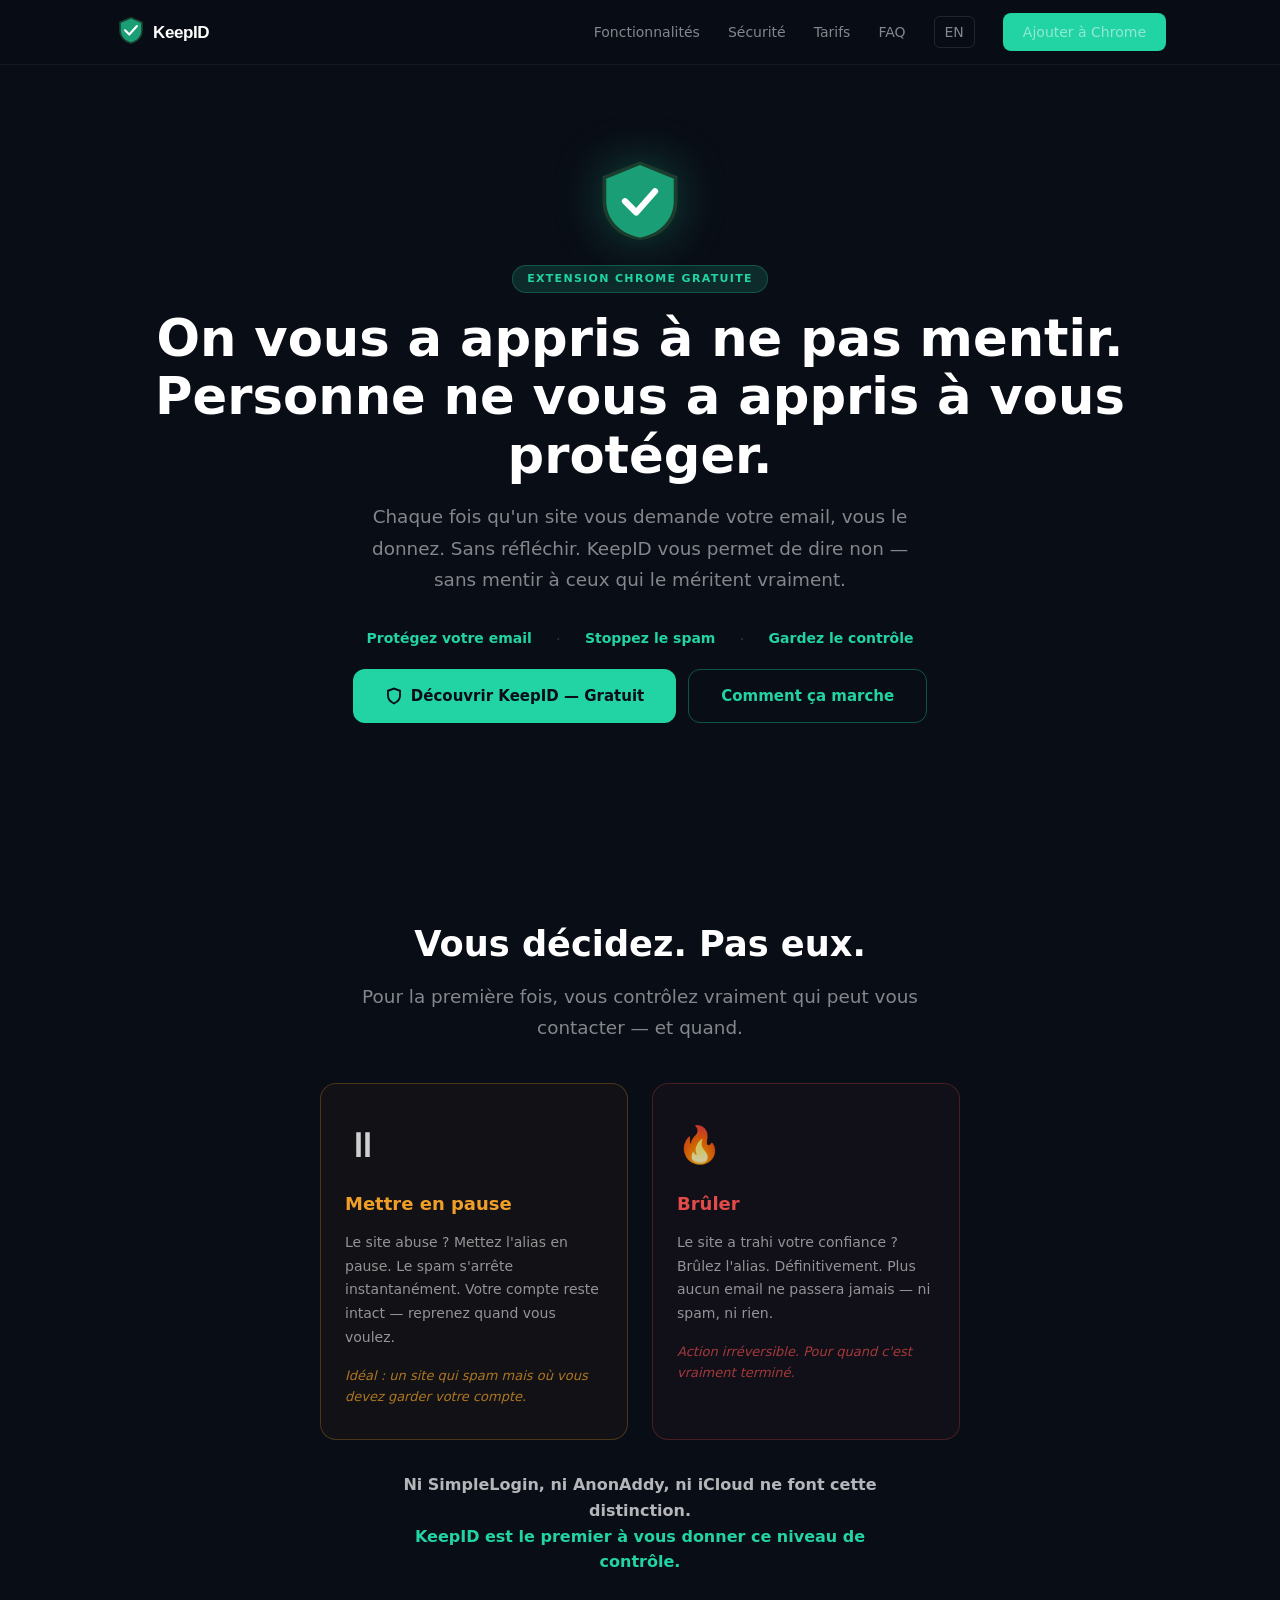
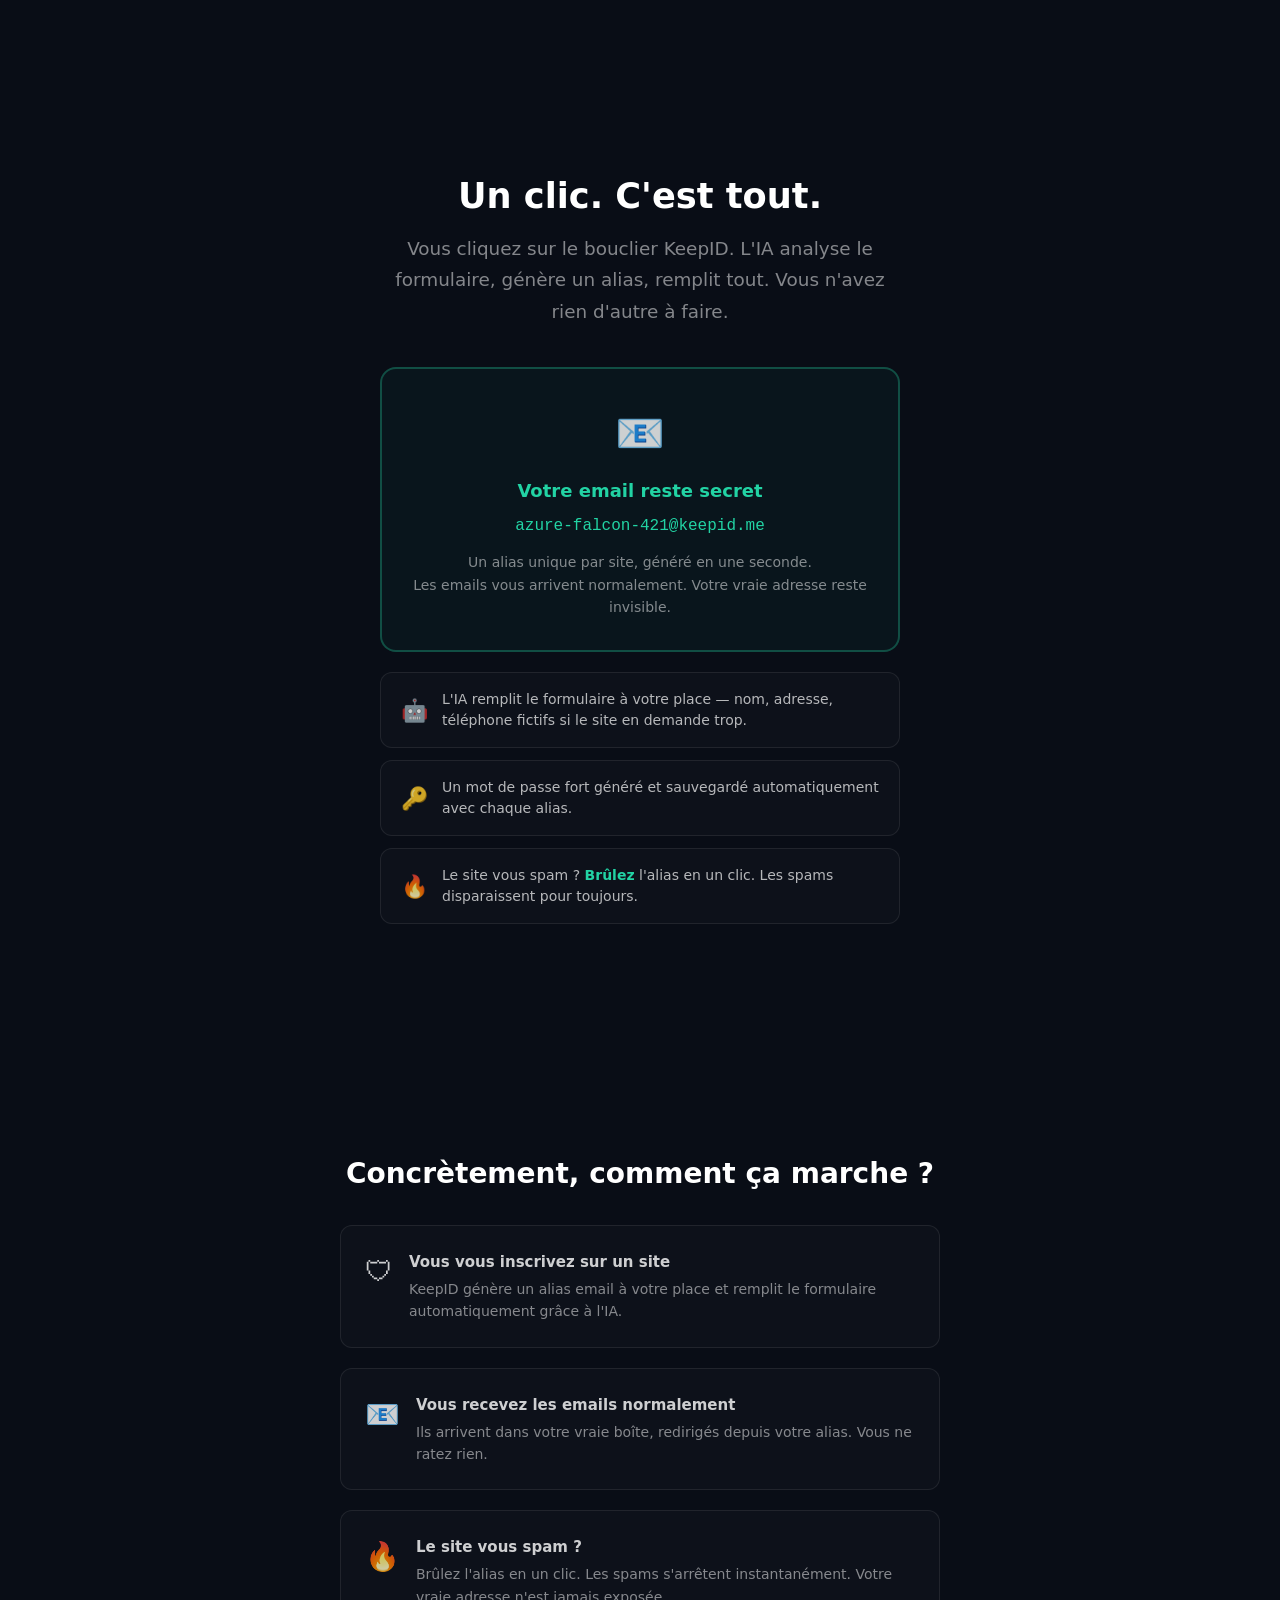
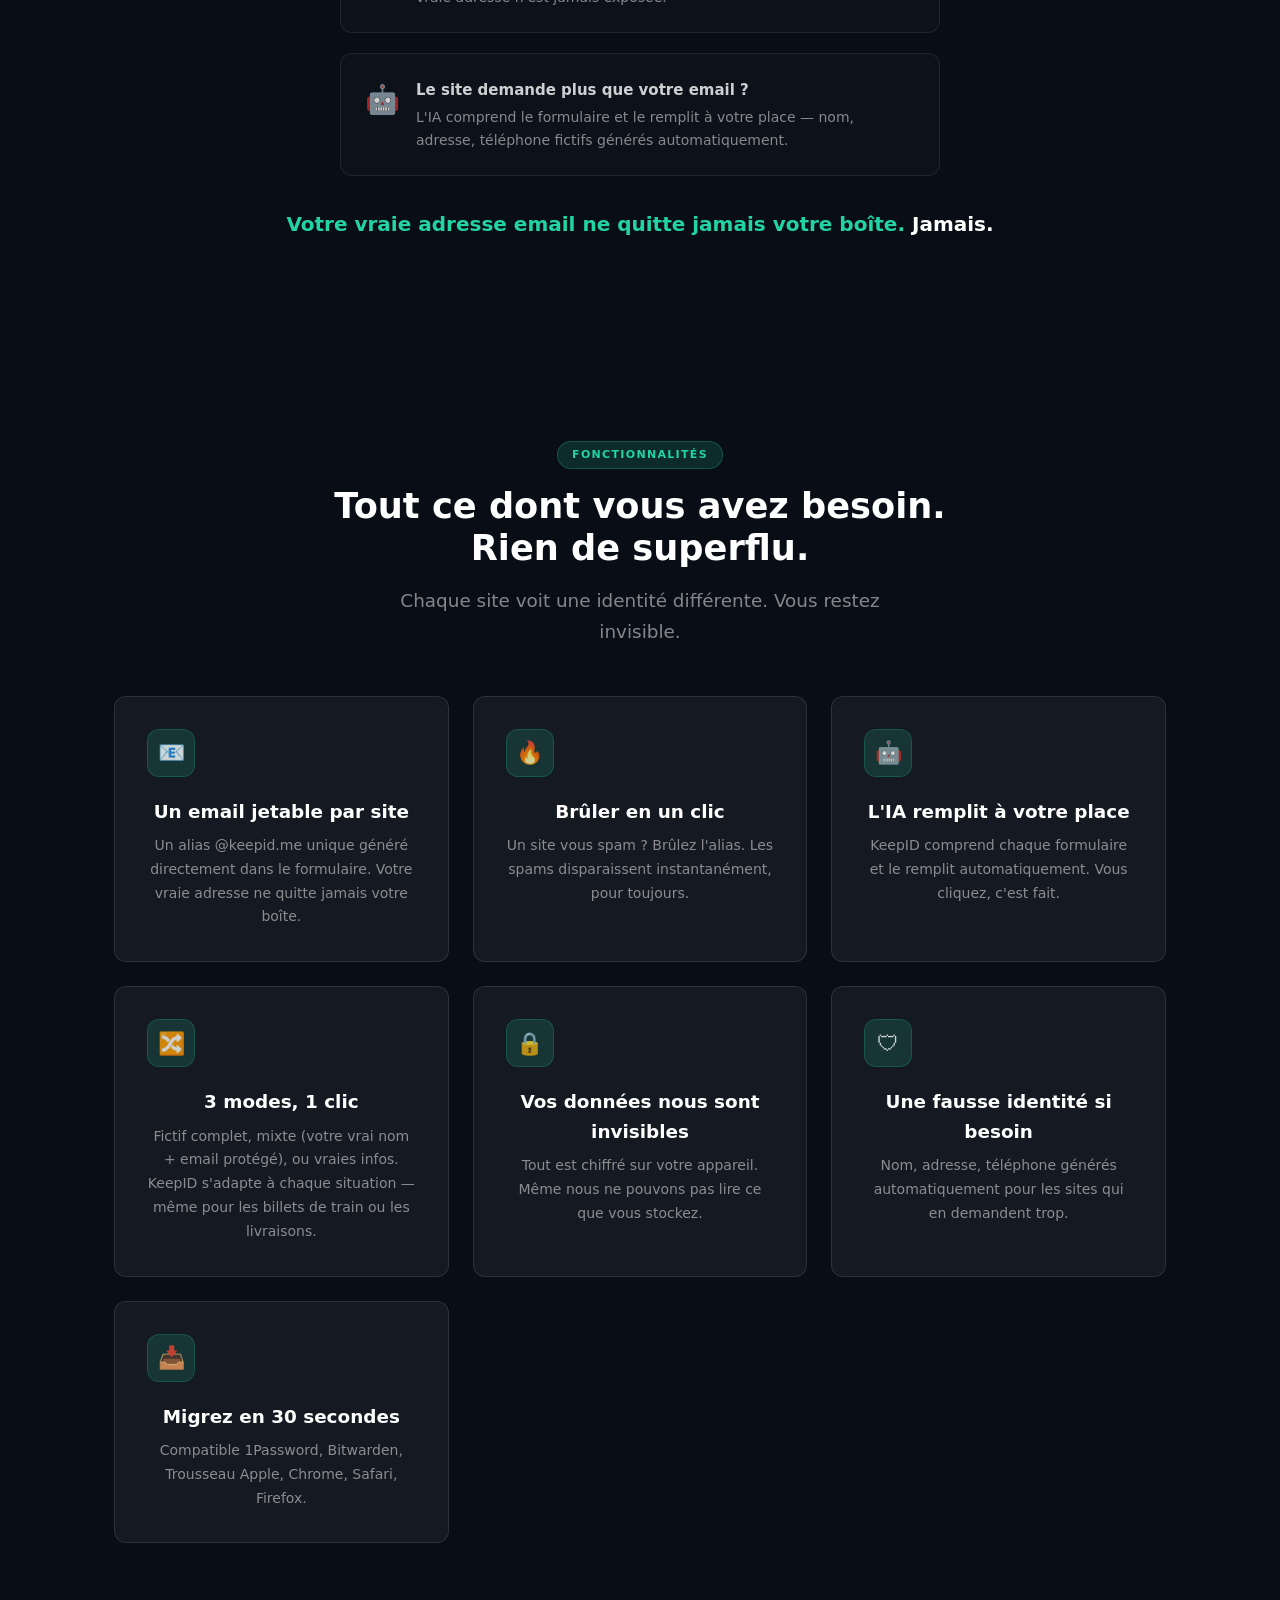
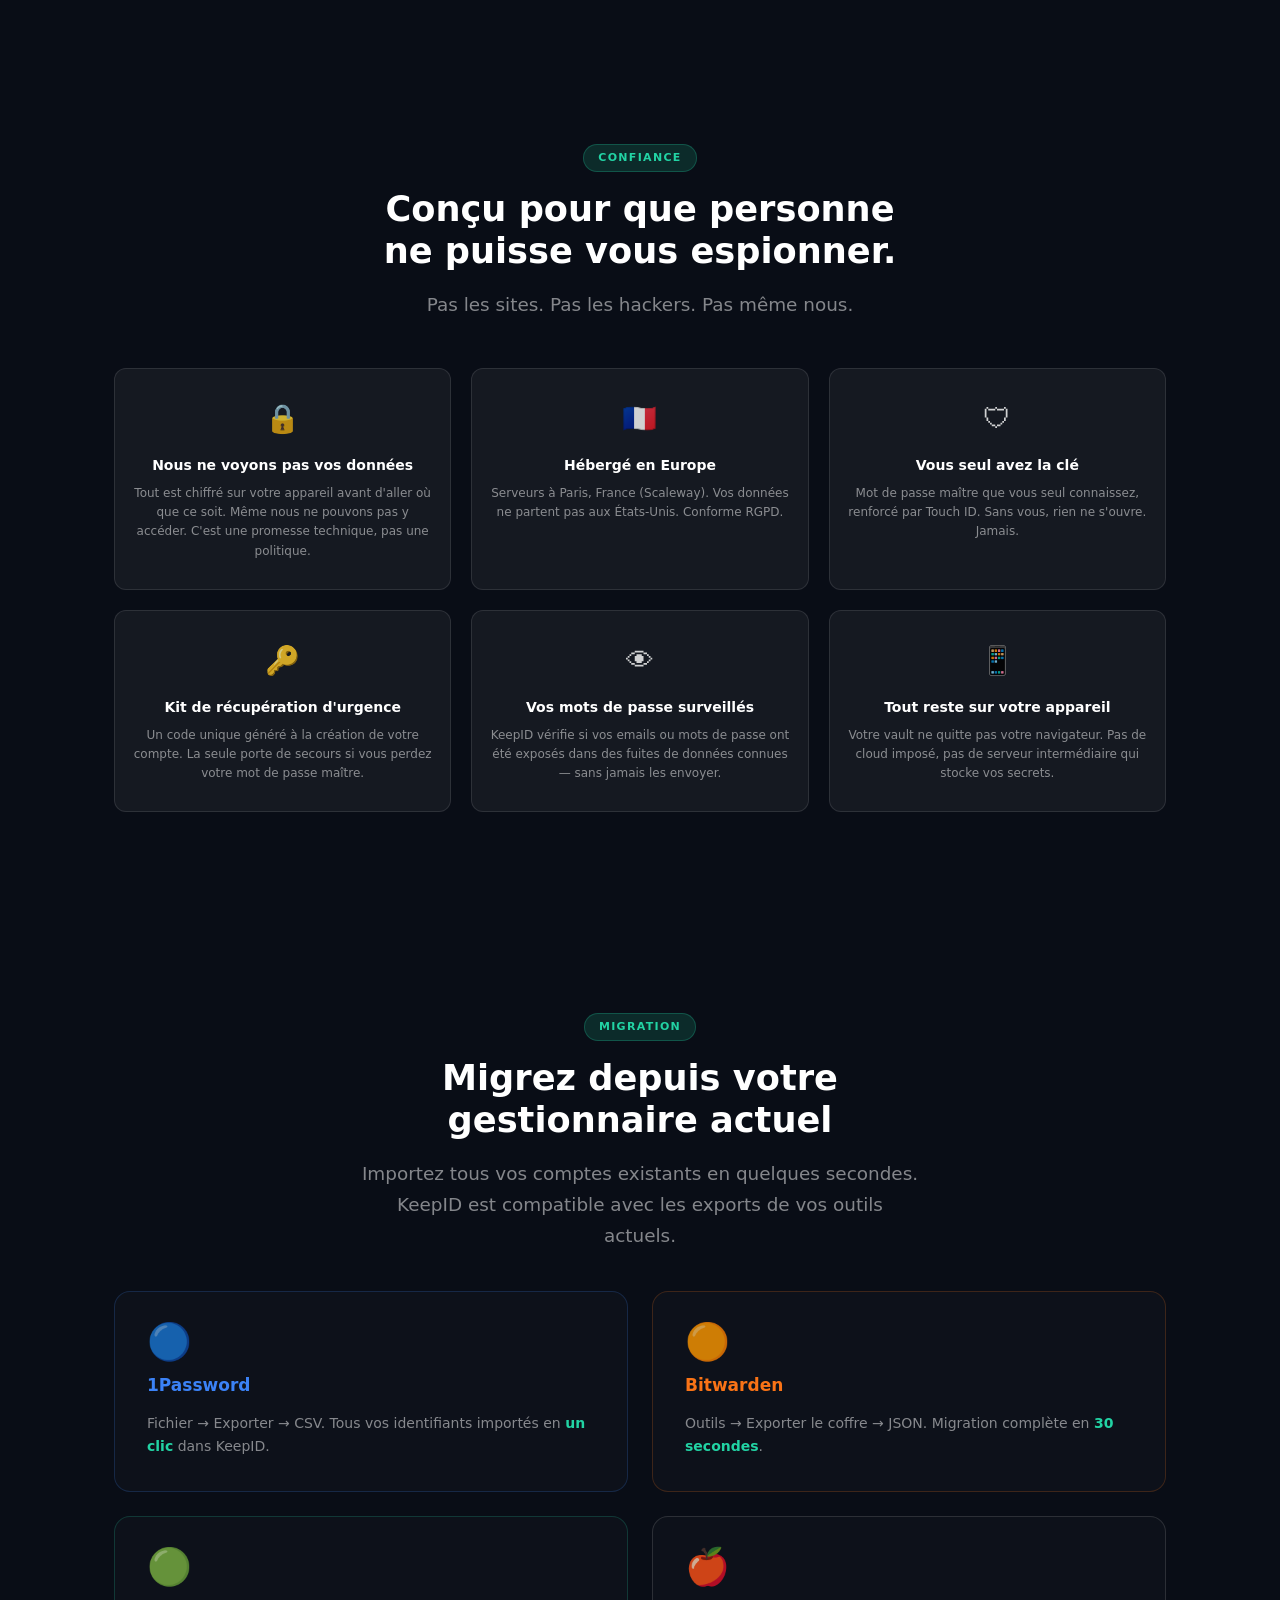
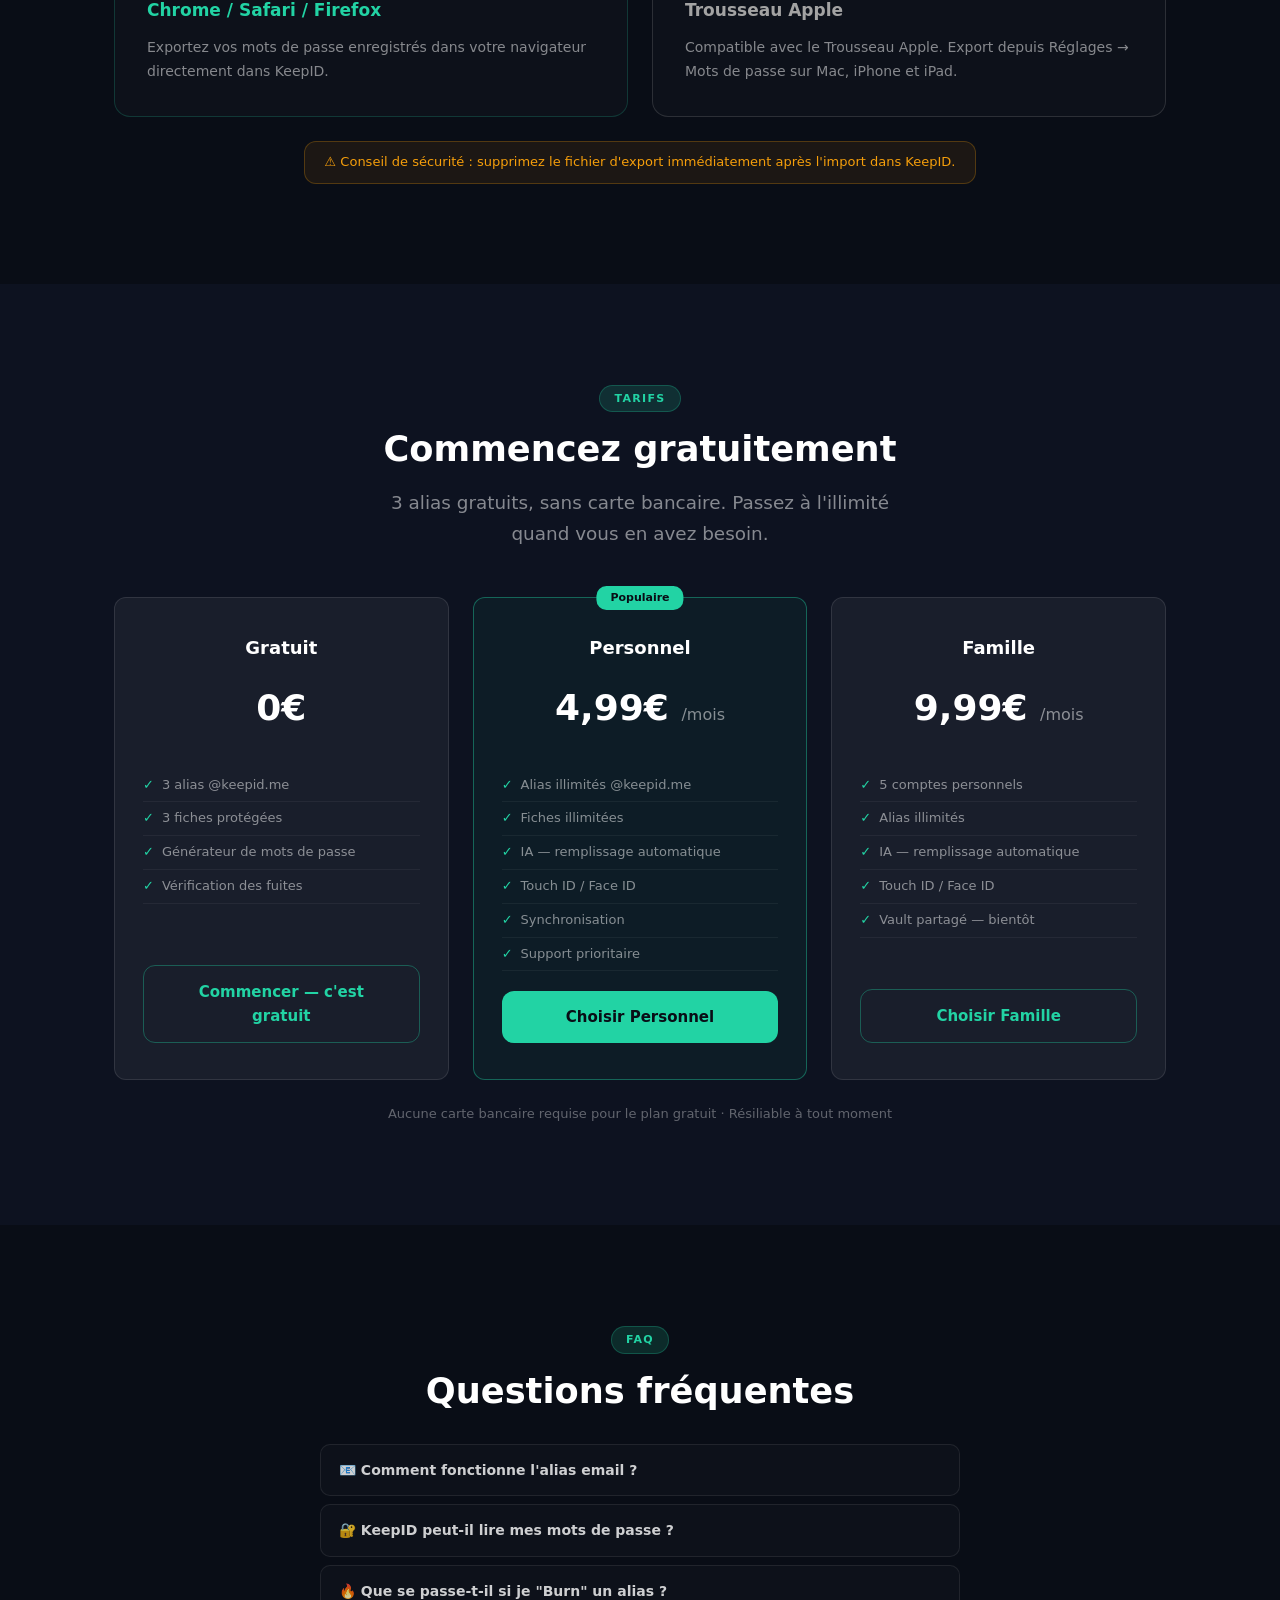
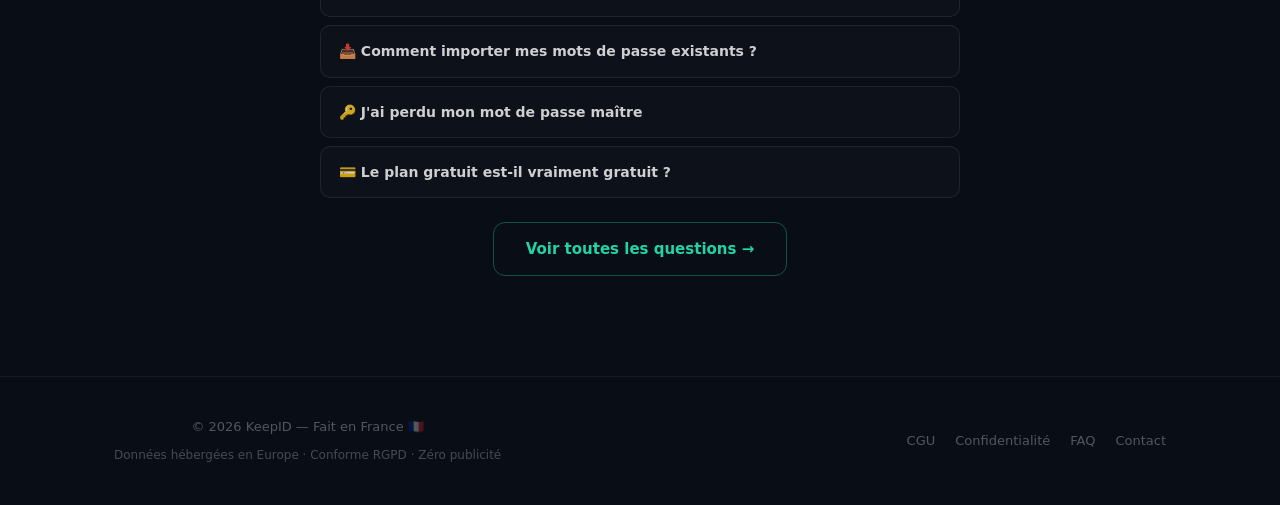
<file: index.html>
<!DOCTYPE html>
<html lang="fr">
<head>
  <meta charset="UTF-8">
  <meta name="viewport" content="width=device-width, initial-scale=1.0">
  <title>KeepID — Protégez votre identité en ligne</title>
  <meta name="description" content="KeepID génère des identités fictives pour chaque site. Alias email, mots de passe forts, données fictives. Zéro donnée personnelle exposée.">
  <meta name="robots" content="noindex, nofollow">
  <link rel="stylesheet" href="css/style.css">
</head>
<body>

<!-- ─── Nav ────────────────────────────────────────────────────────────────── -->
<nav>
  <div class="nav-inner">
    <img src="assets/logo-final.svg" alt="KeepID" class="nav-logo">
    <div class="nav-links">
      <a href="#features">Fonctionnalités</a>
      <a href="#security">Sécurité</a>
      <a href="#pricing">Tarifs</a>
      <a href="faq.html">FAQ</a>
      <a href="en/" class="lang-switch">EN</a>
      <a href="#" class="nav-cta">Ajouter à Chrome</a>
    </div>
    <button class="nav-hamburger" aria-label="Menu">
      <span></span><span></span><span></span>
    </button>
  </div>
</nav>

<!-- ─── Hero ───────────────────────────────────────────────────────────────── -->
<section class="hero container">
  <div class="fade-in" style="display:flex;justify-content:center;margin-bottom:24px">
    <svg width="80" height="80" viewBox="0 0 128 128" fill="none" xmlns="http://www.w3.org/2000/svg" style="filter:drop-shadow(0 0 24px rgba(26,158,117,0.4))">
      <path d="M64 2L4 26V66c0 32 24 58 60 62 36-4 60-30 60-62V26L64 2z" fill="#1a3d2e"/>
      <path d="M64 8L10 30V66c0 28 21 52 54 58 33-6 54-30 54-58V30L64 8z" fill="#1a9e75"/>
      <path d="M40 66l18 18 30-34" stroke="#ffffff" stroke-width="10" stroke-linecap="round" stroke-linejoin="round"/>
    </svg>
  </div>
  <div class="fade-in">
    <div class="badge">Extension Chrome gratuite</div>
    <h1>On vous a appris à ne pas mentir.<br>Personne ne vous a appris à vous protéger.</h1>
    <p class="subtitle">Chaque fois qu'un site vous demande votre email, vous le donnez. Sans réfléchir. KeepID vous permet de dire non — sans mentir à ceux qui le méritent vraiment.</p>
  </div>
  <div class="fade-in" style="display:flex;justify-content:center;gap:24px;margin-top:24px;margin-bottom:16px">
    <span style="font-size:14px;color:#22d3a4;font-weight:600">Protégez votre email</span>
    <span style="color:rgba(255,255,255,0.15)">·</span>
    <span style="font-size:14px;color:#22d3a4;font-weight:600">Stoppez le spam</span>
    <span style="color:rgba(255,255,255,0.15)">·</span>
    <span style="font-size:14px;color:#22d3a4;font-weight:600">Gardez le contrôle</span>
  </div>
  <div class="hero-buttons fade-in">
    <a href="#" class="btn btn-primary">
      <svg width="18" height="18" viewBox="0 0 24 24" fill="none" stroke="currentColor" stroke-width="2.5" stroke-linecap="round"><path d="M12 22s8-4 8-10V5l-8-3-8 3v7c0 6 8 10 8 10z"/></svg>
      Découvrir KeepID — Gratuit
    </a>
    <a href="#features" class="btn btn-ghost">Comment ça marche</a>
  </div>
</section>

<!-- ─── Pause vs Burn ──────────────────────────────────────────────────────── -->
<section class="section" id="control">
  <div class="container text-center">
    <div class="fade-in">
      <h2>Vous décidez. Pas eux.</h2>
      <p class="subtitle" style="max-width:560px;margin:0 auto 40px">Pour la première fois, vous contrôlez vraiment qui peut vous contacter — et quand.</p>
    </div>
    <div class="fade-in" style="display:grid;grid-template-columns:1fr 1fr;gap:24px;max-width:640px;margin:0 auto">
      <div style="background:rgba(239,159,39,0.04);border:1px solid rgba(239,159,39,0.25);border-radius:16px;padding:32px 24px;text-align:left">
        <div style="font-size:36px;margin-bottom:16px">⏸</div>
        <h3 style="font-size:18px;font-weight:700;color:#EF9F27;margin:0 0 12px">Mettre en pause</h3>
        <p style="font-size:14px;color:rgba(255,255,255,0.55);line-height:1.7;margin:0 0 16px">Le site abuse ? Mettez l'alias en pause. Le spam s'arrête instantanément. Votre compte reste intact — reprenez quand vous voulez.</p>
        <p style="font-size:13px;color:rgba(239,159,39,0.7);font-style:italic;margin:0">Idéal : un site qui spam mais où vous devez garder votre compte.</p>
      </div>
      <div style="background:rgba(226,75,74,0.04);border:1px solid rgba(226,75,74,0.25);border-radius:16px;padding:32px 24px;text-align:left">
        <div style="font-size:36px;margin-bottom:16px">🔥</div>
        <h3 style="font-size:18px;font-weight:700;color:#e24b4a;margin:0 0 12px">Brûler</h3>
        <p style="font-size:14px;color:rgba(255,255,255,0.55);line-height:1.7;margin:0 0 16px">Le site a trahi votre confiance ? Brûlez l'alias. Définitivement. Plus aucun email ne passera jamais — ni spam, ni rien.</p>
        <p style="font-size:13px;color:rgba(226,75,74,0.7);font-style:italic;margin:0">Action irréversible. Pour quand c'est vraiment terminé.</p>
      </div>
    </div>
    <div class="fade-in" style="margin-top:32px">
      <p style="font-size:16px;font-weight:600;color:rgba(255,255,255,0.7);max-width:520px;margin:0 auto">Ni SimpleLogin, ni AnonAddy, ni iCloud ne font cette distinction.<br><span style="color:#22d3a4">KeepID est le premier à vous donner ce niveau de contrôle.</span></p>
    </div>
  </div>
</section>


<!-- ─── Démo ───────────────────────────────────────────────────────────────── -->
<section class="section" id="demo">
  <div class="container text-center">
    <div class="fade-in">
      <h2>Un clic. C'est tout.</h2>
      <p class="subtitle" style="max-width:520px;margin:0 auto 40px">Vous cliquez sur le bouclier KeepID. L'IA analyse le formulaire, génère un alias, remplit tout. Vous n'avez rien d'autre à faire.</p>
    </div>

    <!-- Card principale — alias -->
    <div class="fade-in" style="max-width:520px;margin:0 auto 20px;background:rgba(34,211,164,0.04);border:2px solid rgba(34,211,164,0.3);border-radius:16px;padding:32px 28px;text-align:center">
      <div style="font-size:40px;margin-bottom:12px">📧</div>
      <h3 style="font-size:18px;font-weight:700;color:#22d3a4;margin:0 0 8px">Votre email reste secret</h3>
      <p style="font-family:monospace;font-size:16px;color:#22d3a4;margin:0 0 12px">azure-falcon-421@keepid.me</p>
      <p style="font-size:14px;color:rgba(255,255,255,0.5);margin:0;line-height:1.6">Un alias unique par site, généré en une seconde.<br>Les emails vous arrivent normalement. Votre vraie adresse reste invisible.</p>
    </div>

    <!-- 3 points simples -->
    <div class="fade-in" style="max-width:520px;margin:0 auto 32px;display:flex;flex-direction:column;gap:12px;text-align:left">
      <div style="display:flex;align-items:center;gap:14px;background:rgba(255,255,255,0.02);border:1px solid rgba(255,255,255,0.08);border-radius:12px;padding:16px 20px">
        <span style="font-size:22px;flex-shrink:0">🤖</span>
        <p style="font-size:14px;color:rgba(255,255,255,0.7);margin:0;line-height:1.5">L'IA remplit le formulaire à votre place — nom, adresse, téléphone fictifs si le site en demande trop.</p>
      </div>
      <div style="display:flex;align-items:center;gap:14px;background:rgba(255,255,255,0.02);border:1px solid rgba(255,255,255,0.08);border-radius:12px;padding:16px 20px">
        <span style="font-size:22px;flex-shrink:0">🔑</span>
        <p style="font-size:14px;color:rgba(255,255,255,0.7);margin:0;line-height:1.5">Un mot de passe fort généré et sauvegardé automatiquement avec chaque alias.</p>
      </div>
      <div style="display:flex;align-items:center;gap:14px;background:rgba(255,255,255,0.02);border:1px solid rgba(255,255,255,0.08);border-radius:12px;padding:16px 20px">
        <span style="font-size:22px;flex-shrink:0">🔥</span>
        <p style="font-size:14px;color:rgba(255,255,255,0.7);margin:0;line-height:1.5">Le site vous spam ? <strong style="color:#22d3a4">Brûlez</strong> l'alias en un clic. Les spams disparaissent pour toujours.</p>
      </div>
    </div>

  </div>
</section>

<!-- ─── Comment ça marche ──────────────────────────────────────────────────── -->
<section class="section" id="manifesto">
  <div class="container text-center">
    <div class="fade-in">
      <h2 style="font-size:28px;line-height:1.3;max-width:600px;margin:0 auto 20px">Concrètement, comment ça marche ?</h2>
    </div>
    <div class="fade-in" style="display:flex;flex-direction:column;gap:20px;max-width:600px;margin:32px auto;text-align:left">
      <div style="display:flex;align-items:flex-start;gap:16px;background:rgba(255,255,255,0.02);border:1px solid rgba(255,255,255,0.08);border-radius:12px;padding:24px">
        <span style="font-size:28px;flex-shrink:0">🛡</span>
        <div>
          <p style="font-size:15px;font-weight:700;color:rgba(255,255,255,0.8);margin:0 0 4px">Vous vous inscrivez sur un site</p>
          <p style="font-size:14px;color:rgba(255,255,255,0.5);margin:0;line-height:1.6">KeepID génère un alias email à votre place et remplit le formulaire automatiquement grâce à l'IA.</p>
        </div>
      </div>
      <div style="display:flex;align-items:flex-start;gap:16px;background:rgba(255,255,255,0.02);border:1px solid rgba(255,255,255,0.08);border-radius:12px;padding:24px">
        <span style="font-size:28px;flex-shrink:0">📧</span>
        <div>
          <p style="font-size:15px;font-weight:700;color:rgba(255,255,255,0.8);margin:0 0 4px">Vous recevez les emails normalement</p>
          <p style="font-size:14px;color:rgba(255,255,255,0.5);margin:0;line-height:1.6">Ils arrivent dans votre vraie boîte, redirigés depuis votre alias. Vous ne ratez rien.</p>
        </div>
      </div>
      <div style="display:flex;align-items:flex-start;gap:16px;background:rgba(255,255,255,0.02);border:1px solid rgba(255,255,255,0.08);border-radius:12px;padding:24px">
        <span style="font-size:28px;flex-shrink:0">🔥</span>
        <div>
          <p style="font-size:15px;font-weight:700;color:rgba(255,255,255,0.8);margin:0 0 4px">Le site vous spam ?</p>
          <p style="font-size:14px;color:rgba(255,255,255,0.5);margin:0;line-height:1.6">Brûlez l'alias en un clic. Les spams s'arrêtent instantanément. Votre vraie adresse n'est jamais exposée.</p>
        </div>
      </div>
      <div style="display:flex;align-items:flex-start;gap:16px;background:rgba(255,255,255,0.02);border:1px solid rgba(255,255,255,0.08);border-radius:12px;padding:24px">
        <span style="font-size:28px;flex-shrink:0">🤖</span>
        <div>
          <p style="font-size:15px;font-weight:700;color:rgba(255,255,255,0.8);margin:0 0 4px">Le site demande plus que votre email ?</p>
          <p style="font-size:14px;color:rgba(255,255,255,0.5);margin:0;line-height:1.6">L'IA comprend le formulaire et le remplit à votre place — nom, adresse, téléphone fictifs générés automatiquement.</p>
        </div>
      </div>
    </div>
    <div class="fade-in">
      <p style="font-size:20px;font-weight:700;color:#22d3a4;margin:0">Votre vraie adresse email ne quitte jamais votre boîte. <span style="color:#fff">Jamais.</span></p>
    </div>
  </div>
</section>

<!-- ─── Features ───────────────────────────────────────────────────────────── -->
<section class="section" id="features">
  <div class="container text-center">
    <div class="fade-in">
      <div class="badge">Fonctionnalités</div>
      <h2>Tout ce dont vous avez besoin.<br>Rien de superflu.</h2>
      <p class="subtitle">Chaque site voit une identité différente. Vous restez invisible.</p>
    </div>
    <div class="features-grid fade-in">
      <div class="feature-card">
        <div class="feature-icon">📧</div>
        <h3>Un email jetable par site</h3>
        <p>Un alias @keepid.me unique généré directement dans le formulaire. Votre vraie adresse ne quitte jamais votre boîte.</p>
      </div>
      <div class="feature-card">
        <div class="feature-icon">🔥</div>
        <h3>Brûler en un clic</h3>
        <p>Un site vous spam ? Brûlez l'alias. Les spams disparaissent instantanément, pour toujours.</p>
      </div>
      <div class="feature-card">
        <div class="feature-icon">🤖</div>
        <h3>L'IA remplit à votre place</h3>
        <p>KeepID comprend chaque formulaire et le remplit automatiquement. Vous cliquez, c'est fait.</p>
      </div>
      <div class="feature-card">
        <div class="feature-icon">🔀</div>
        <h3>3 modes, 1 clic</h3>
        <p>Fictif complet, mixte (votre vrai nom + email protégé), ou vraies infos. KeepID s'adapte à chaque situation — même pour les billets de train ou les livraisons.</p>
      </div>
      <div class="feature-card">
        <div class="feature-icon">🔒</div>
        <h3>Vos données nous sont invisibles</h3>
        <p>Tout est chiffré sur votre appareil. Même nous ne pouvons pas lire ce que vous stockez.</p>
      </div>
      <div class="feature-card">
        <div class="feature-icon">🛡</div>
        <h3>Une fausse identité si besoin</h3>
        <p>Nom, adresse, téléphone générés automatiquement pour les sites qui en demandent trop.</p>
      </div>
      <div class="feature-card">
        <div class="feature-icon">📥</div>
        <h3>Migrez en 30 secondes</h3>
        <p>Compatible 1Password, Bitwarden, Trousseau Apple, Chrome, Safari, Firefox.</p>
      </div>
    </div>
  </div>
</section>

<!-- ─── Sécurité ───────────────────────────────────────────────────────────── -->
<section class="section" id="security">
  <div class="container text-center">
    <div class="fade-in">
      <div class="badge">Confiance</div>
      <h2>Conçu pour que personne<br>ne puisse vous espionner.</h2>
      <p class="subtitle">Pas les sites. Pas les hackers. Pas même nous.</p>
    </div>
    <div class="security-grid fade-in">
      <div class="security-item">
        <div class="icon">🔒</div>
        <h3>Nous ne voyons pas vos données</h3>
        <p>Tout est chiffré sur votre appareil avant d'aller où que ce soit. Même nous ne pouvons pas y accéder. C'est une promesse technique, pas une politique.</p>
      </div>
      <div class="security-item">
        <div class="icon">🇫🇷</div>
        <h3>Hébergé en Europe</h3>
        <p>Serveurs à Paris, France (Scaleway). Vos données ne partent pas aux États-Unis. Conforme RGPD.</p>
      </div>
      <div class="security-item">
        <div class="icon">🛡</div>
        <h3>Vous seul avez la clé</h3>
        <p>Mot de passe maître que vous seul connaissez, renforcé par Touch ID. Sans vous, rien ne s'ouvre. Jamais.</p>
      </div>
      <div class="security-item">
        <div class="icon">🔑</div>
        <h3>Kit de récupération d'urgence</h3>
        <p>Un code unique généré à la création de votre compte. La seule porte de secours si vous perdez votre mot de passe maître.</p>
      </div>
      <div class="security-item">
        <div class="icon">👁</div>
        <h3>Vos mots de passe surveillés</h3>
        <p>KeepID vérifie si vos emails ou mots de passe ont été exposés dans des fuites de données connues — sans jamais les envoyer.</p>
      </div>
      <div class="security-item">
        <div class="icon">📱</div>
        <h3>Tout reste sur votre appareil</h3>
        <p>Votre vault ne quitte pas votre navigateur. Pas de cloud imposé, pas de serveur intermédiaire qui stocke vos secrets.</p>
      </div>
    </div>
  </div>
</section>

<!-- ─── Migration ──────────────────────────────────────────────────────────── -->
<section class="section" id="migration">
  <div class="container text-center">
    <div class="fade-in">
      <div class="badge">Migration</div>
      <h2>Migrez depuis votre<br>gestionnaire actuel</h2>
      <p class="subtitle">Importez tous vos comptes existants en quelques secondes. KeepID est compatible avec les exports de vos outils actuels.</p>
    </div>
    <div class="fade-in" style="display:grid;grid-template-columns:repeat(2,1fr);gap:24px;margin-top:40px;text-align:left">
      <div style="background:rgba(255,255,255,0.02);border:1px solid rgba(59,130,246,0.2);border-radius:16px;padding:32px;display:flex;flex-direction:column;gap:12px">
        <div style="font-size:36px;line-height:1">🔵</div>
        <h3 style="font-size:17px;font-weight:700;color:#3b82f6;margin:0">1Password</h3>
        <p style="font-size:14px;color:rgba(255,255,255,0.5);line-height:1.7;margin:0">Fichier → Exporter → CSV. Tous vos identifiants importés en <span style="color:#22d3a4;font-weight:600">un clic</span> dans KeepID.</p>
      </div>
      <div style="background:rgba(255,255,255,0.02);border:1px solid rgba(249,115,22,0.2);border-radius:16px;padding:32px;display:flex;flex-direction:column;gap:12px">
        <div style="font-size:36px;line-height:1">🟠</div>
        <h3 style="font-size:17px;font-weight:700;color:#f97316;margin:0">Bitwarden</h3>
        <p style="font-size:14px;color:rgba(255,255,255,0.5);line-height:1.7;margin:0">Outils → Exporter le coffre → JSON. Migration complète en <span style="color:#22d3a4;font-weight:600">30 secondes</span>.</p>
      </div>
      <div style="background:rgba(255,255,255,0.02);border:1px solid rgba(34,211,164,0.2);border-radius:16px;padding:32px;display:flex;flex-direction:column;gap:12px">
        <div style="font-size:36px;line-height:1">🟢</div>
        <h3 style="font-size:17px;font-weight:700;color:#22d3a4;margin:0">Chrome / Safari / Firefox</h3>
        <p style="font-size:14px;color:rgba(255,255,255,0.5);line-height:1.7;margin:0">Exportez vos mots de passe enregistrés dans votre navigateur directement dans KeepID.</p>
      </div>
      <div style="background:rgba(255,255,255,0.02);border:1px solid rgba(163,163,163,0.2);border-radius:16px;padding:32px;display:flex;flex-direction:column;gap:12px">
        <div style="font-size:36px;line-height:1">🍎</div>
        <h3 style="font-size:17px;font-weight:700;color:#a3a3a3;margin:0">Trousseau Apple</h3>
        <p style="font-size:14px;color:rgba(255,255,255,0.5);line-height:1.7;margin:0">Compatible avec le Trousseau Apple. Export depuis Réglages → Mots de passe sur Mac, iPhone et iPad.</p>
      </div>
    </div>
    <div class="fade-in" style="margin-top:24px">
      <div style="display:inline-flex;align-items:center;gap:8px;background:rgba(245,158,11,0.08);border:1px solid rgba(245,158,11,0.25);border-radius:12px;padding:10px 20px;font-size:13px;color:#f59e0b;font-weight:500">
        ⚠️ Conseil de sécurité : supprimez le fichier d'export immédiatement après l'import dans KeepID.
      </div>
    </div>
  </div>
</section>

<!-- ─── Pricing ────────────────────────────────────────────────────────────── -->
<section class="section section-alt" id="pricing">
  <div class="container text-center">
    <div class="fade-in">
      <div class="badge">Tarifs</div>
      <h2>Commencez gratuitement</h2>
      <p class="subtitle">3 alias gratuits, sans carte bancaire. Passez à l'illimité quand vous en avez besoin.</p>
    </div>
    <div class="pricing-grid fade-in">
      <div class="price-card">
        <div class="price-name">Gratuit</div>
        <div class="price-amount">0€</div>
        <ul class="price-features">
          <li>3 alias @keepid.me</li>
          <li>3 fiches protégées</li>
          <li>Générateur de mots de passe</li>
          <li>Vérification des fuites</li>
        </ul>
        <a href="#" class="btn btn-ghost" style="width:100%;justify-content:center">Commencer — c'est gratuit</a>
      </div>
      <div class="price-card featured">
        <div class="price-name">Personnel</div>
        <div class="price-amount">4,99€ <span>/mois</span></div>
        <ul class="price-features">
          <li>Alias illimités @keepid.me</li>
          <li>Fiches illimitées</li>
          <li>IA — remplissage automatique</li>
          <li>Touch ID / Face ID</li>
          <li>Synchronisation</li>
          <li>Support prioritaire</li>
        </ul>
        <a href="#" class="btn btn-primary" style="width:100%;justify-content:center">Choisir Personnel</a>
      </div>
      <div class="price-card">
        <div class="price-name">Famille</div>
        <div class="price-amount">9,99€ <span>/mois</span></div>
        <ul class="price-features">
          <li>5 comptes personnels</li>
          <li>Alias illimités</li>
          <li>IA — remplissage automatique</li>
          <li>Touch ID / Face ID</li>
          <li>Vault partagé — bientôt</li>
        </ul>
        <a href="#" class="btn btn-ghost" style="width:100%;justify-content:center">Choisir Famille</a>
      </div>
    </div>
    <div class="fade-in" style="margin-top:24px">
      <p style="font-size:13px;color:rgba(255,255,255,0.35)">Aucune carte bancaire requise pour le plan gratuit · Résiliable à tout moment</p>
    </div>
  </div>
</section>

<!-- ─── FAQ résumée ────────────────────────────────────────────────────────── -->
<section class="section" id="faq">
  <div class="container text-center">
    <div class="fade-in">
      <div class="badge">FAQ</div>
      <h2>Questions fréquentes</h2>
    </div>
    <div class="fade-in" style="max-width:640px;margin:32px auto 0;text-align:left;display:flex;flex-direction:column;gap:8px">
      <details style="background:rgba(255,255,255,0.02);border:1px solid rgba(255,255,255,0.08);border-radius:10px">
        <summary style="padding:14px 18px;font-size:14px;font-weight:600;color:rgba(255,255,255,0.8);cursor:pointer;list-style:none">📧 Comment fonctionne l'alias email ?</summary>
        <p style="padding:0 18px 14px;font-size:14px;color:rgba(255,255,255,0.5);line-height:1.7;margin:0">KeepID génère un alias @keepid.me unique pour chaque site directement dans le formulaire. Les emails sont redirigés vers votre vraie boîte. Votre vraie adresse n'est jamais exposée.</p>
      </details>
      <details style="background:rgba(255,255,255,0.02);border:1px solid rgba(255,255,255,0.08);border-radius:10px">
        <summary style="padding:14px 18px;font-size:14px;font-weight:600;color:rgba(255,255,255,0.8);cursor:pointer;list-style:none">🔐 KeepID peut-il lire mes mots de passe ?</summary>
        <p style="padding:0 18px 14px;font-size:14px;color:rgba(255,255,255,0.5);line-height:1.7;margin:0">Non. Vos données sont chiffrées avec AES-256-GCM sur votre appareil. Même nous ne pouvons pas les lire — c'est le Zero-Knowledge.</p>
      </details>
      <details style="background:rgba(255,255,255,0.02);border:1px solid rgba(255,255,255,0.08);border-radius:10px">
        <summary style="padding:14px 18px;font-size:14px;font-weight:600;color:rgba(255,255,255,0.8);cursor:pointer;list-style:none">🔥 Que se passe-t-il si je "Burn" un alias ?</summary>
        <p style="padding:0 18px 14px;font-size:14px;color:rgba(255,255,255,0.5);line-height:1.7;margin:0">L'alias est définitivement désactivé. Les spams s'arrêtent instantanément. Votre vraie adresse n'est pas affectée.</p>
      </details>
      <details style="background:rgba(255,255,255,0.02);border:1px solid rgba(255,255,255,0.08);border-radius:10px">
        <summary style="padding:14px 18px;font-size:14px;font-weight:600;color:rgba(255,255,255,0.8);cursor:pointer;list-style:none">📥 Comment importer mes mots de passe existants ?</summary>
        <p style="padding:0 18px 14px;font-size:14px;color:rgba(255,255,255,0.5);line-height:1.7;margin:0">Compatible avec 1Password (CSV), Bitwarden (JSON), Trousseau Apple (CSV), Chrome, Safari et Firefox. Paramètres → Importer mes identifiants.</p>
      </details>
      <details style="background:rgba(255,255,255,0.02);border:1px solid rgba(255,255,255,0.08);border-radius:10px">
        <summary style="padding:14px 18px;font-size:14px;font-weight:600;color:rgba(255,255,255,0.8);cursor:pointer;list-style:none">🔑 J'ai perdu mon mot de passe maître</summary>
        <p style="padding:0 18px 14px;font-size:14px;color:rgba(255,255,255,0.5);line-height:1.7;margin:0">Utilisez votre kit de récupération d'urgence. Sans ce code, l'accès est définitivement perdu — notez-le sur papier.</p>
      </details>
      <details style="background:rgba(255,255,255,0.02);border:1px solid rgba(255,255,255,0.08);border-radius:10px">
        <summary style="padding:14px 18px;font-size:14px;font-weight:600;color:rgba(255,255,255,0.8);cursor:pointer;list-style:none">💳 Le plan gratuit est-il vraiment gratuit ?</summary>
        <p style="padding:0 18px 14px;font-size:14px;color:rgba(255,255,255,0.5);line-height:1.7;margin:0">Oui, sans limite de durée. 3 alias @keepid.me, 3 identités, générateur de mots de passe et vérification HIBP inclus. Aucune carte bancaire requise.</p>
      </details>
    </div>
    <div class="fade-in" style="margin-top:24px">
      <a href="faq.html" class="btn btn-ghost">Voir toutes les questions →</a>
    </div>
  </div>
</section>

<!-- ─── Footer ─────────────────────────────────────────────────────────────── -->
<footer>
  <div class="footer-inner">
    <div style="display:flex;flex-direction:column;gap:8px;align-items:center">
      <span class="footer-copy">© 2026 KeepID — Fait en France 🇫🇷</span>
      <span style="font-size:12px;color:rgba(255,255,255,0.25)">Données hébergées en Europe · Conforme RGPD · Zéro publicité</span>
    </div>
    <div class="footer-links">
      <a href="cgu.html">CGU</a>
      <a href="privacy.html">Confidentialité</a>
      <a href="faq.html">FAQ</a>
      <a href="mailto:contact@keepid.me">Contact</a>
    </div>
  </div>
</footer>

<script src="js/main.js"></script>
</body>
</html>
</file>
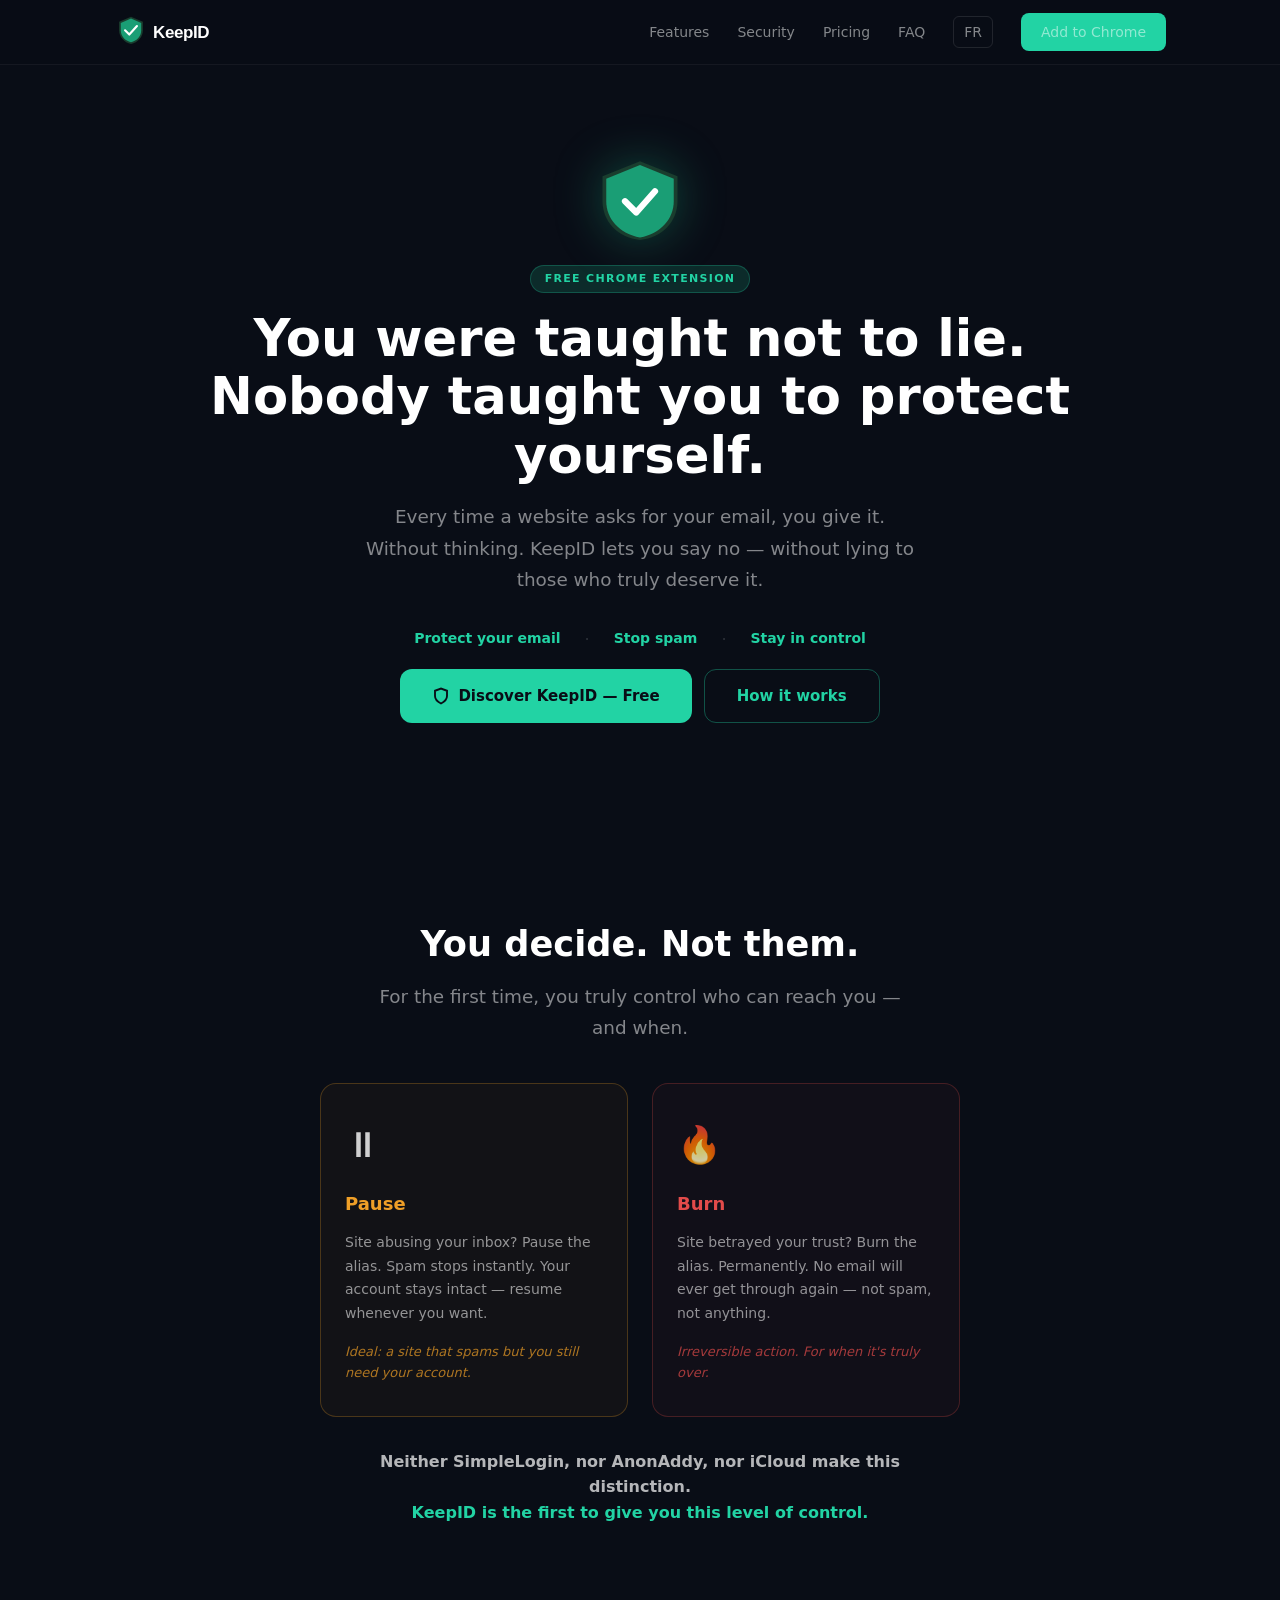
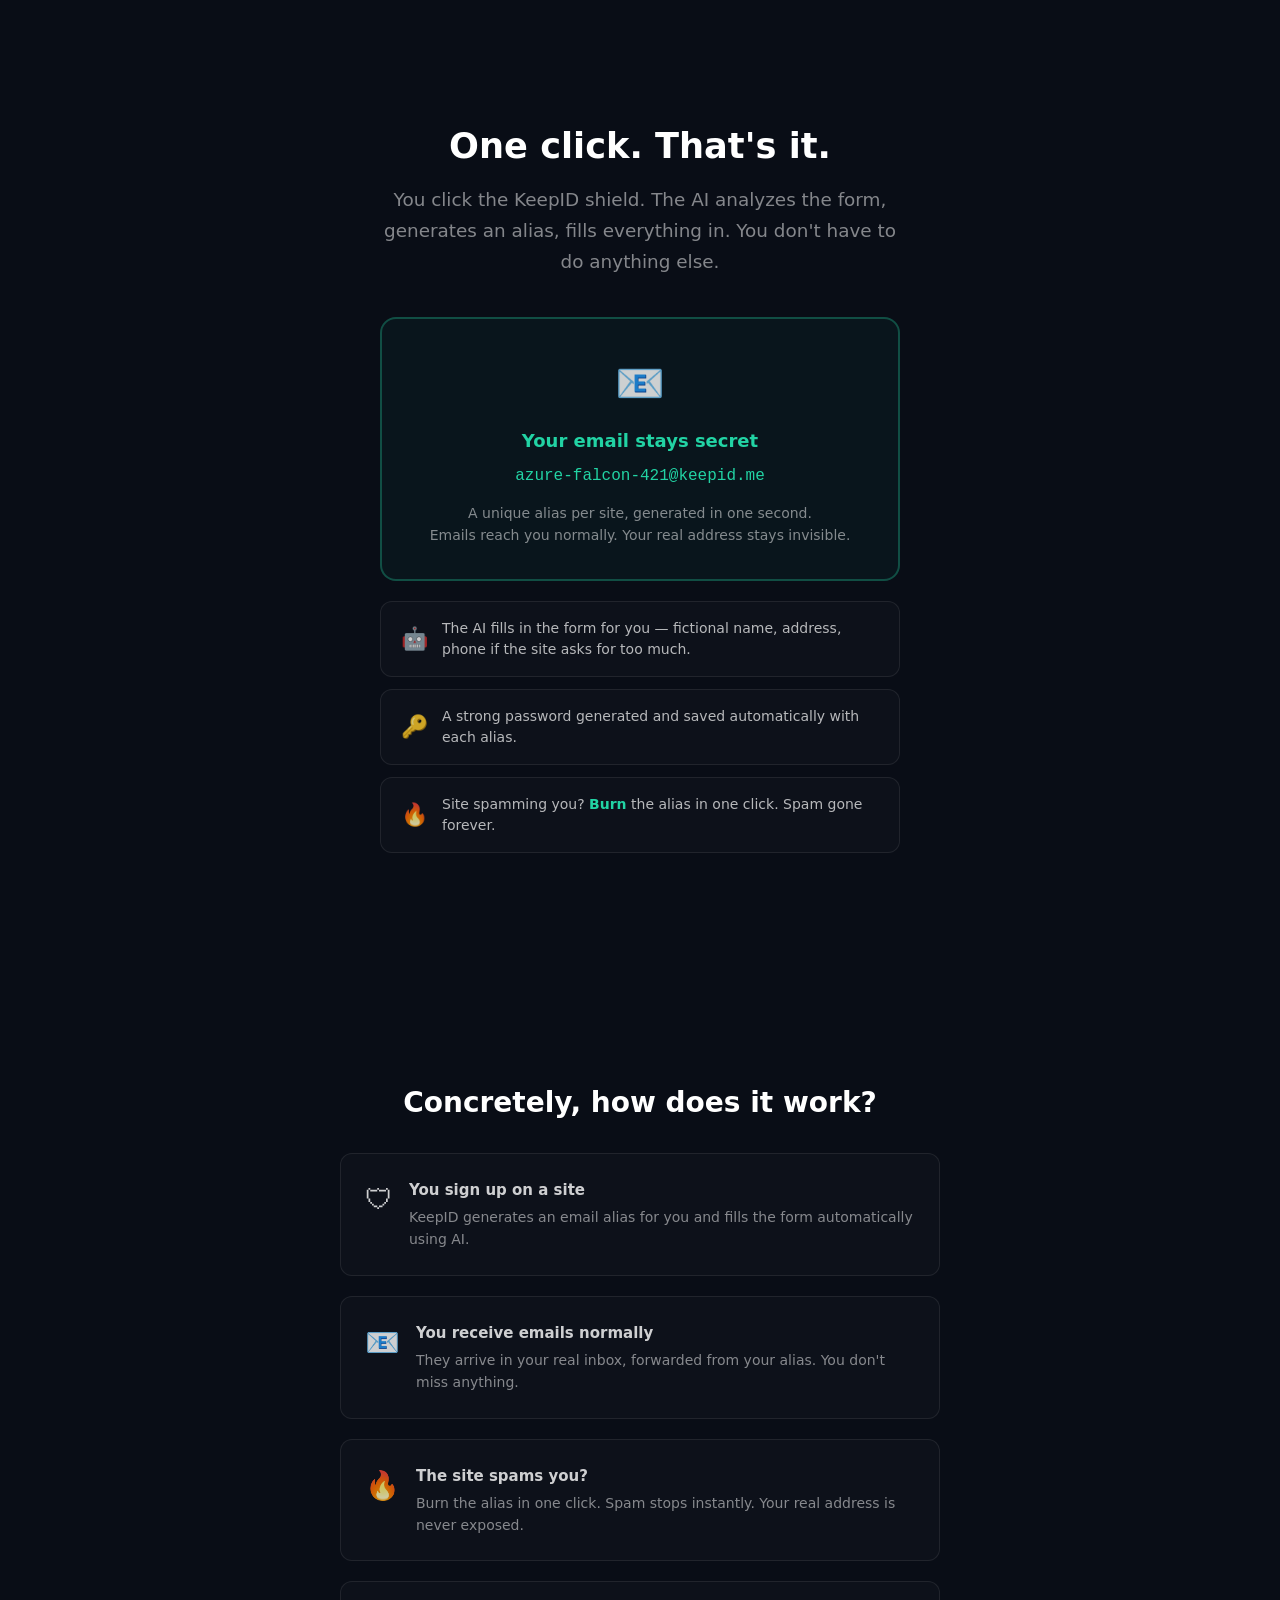
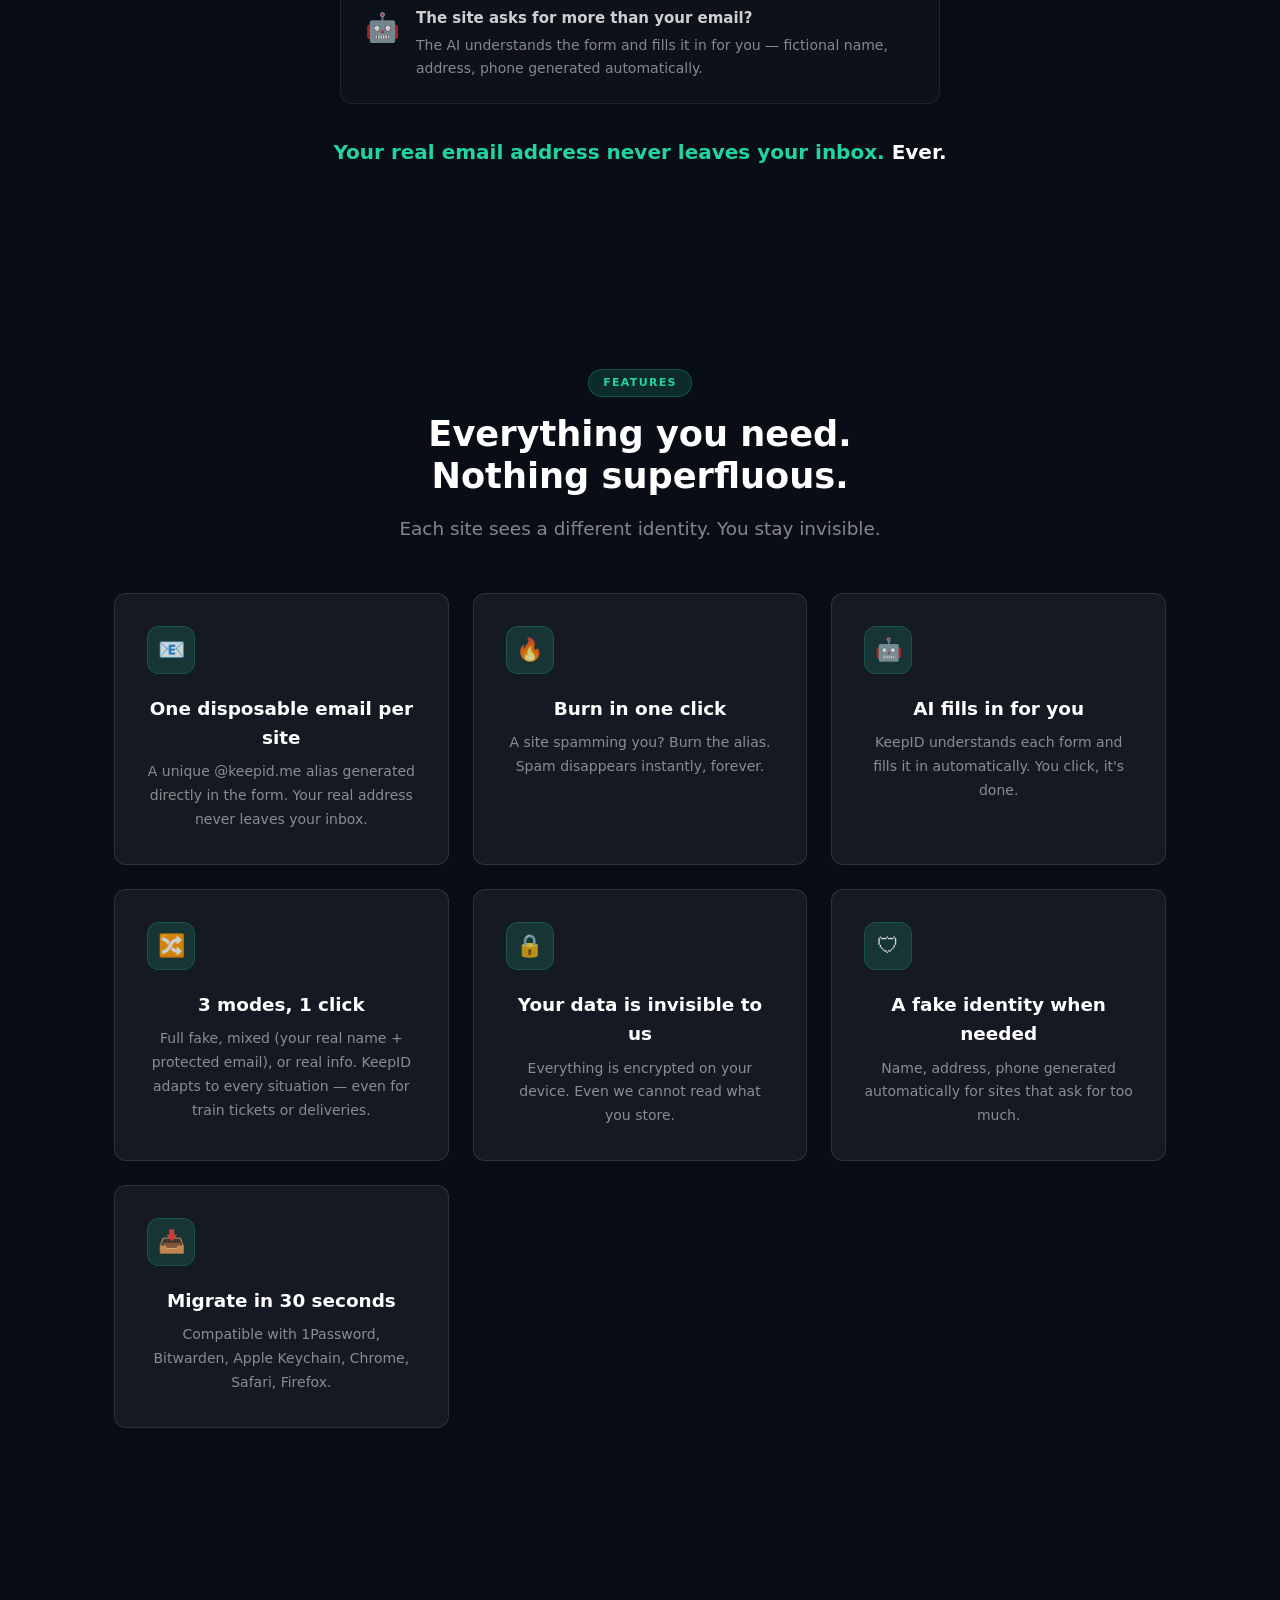
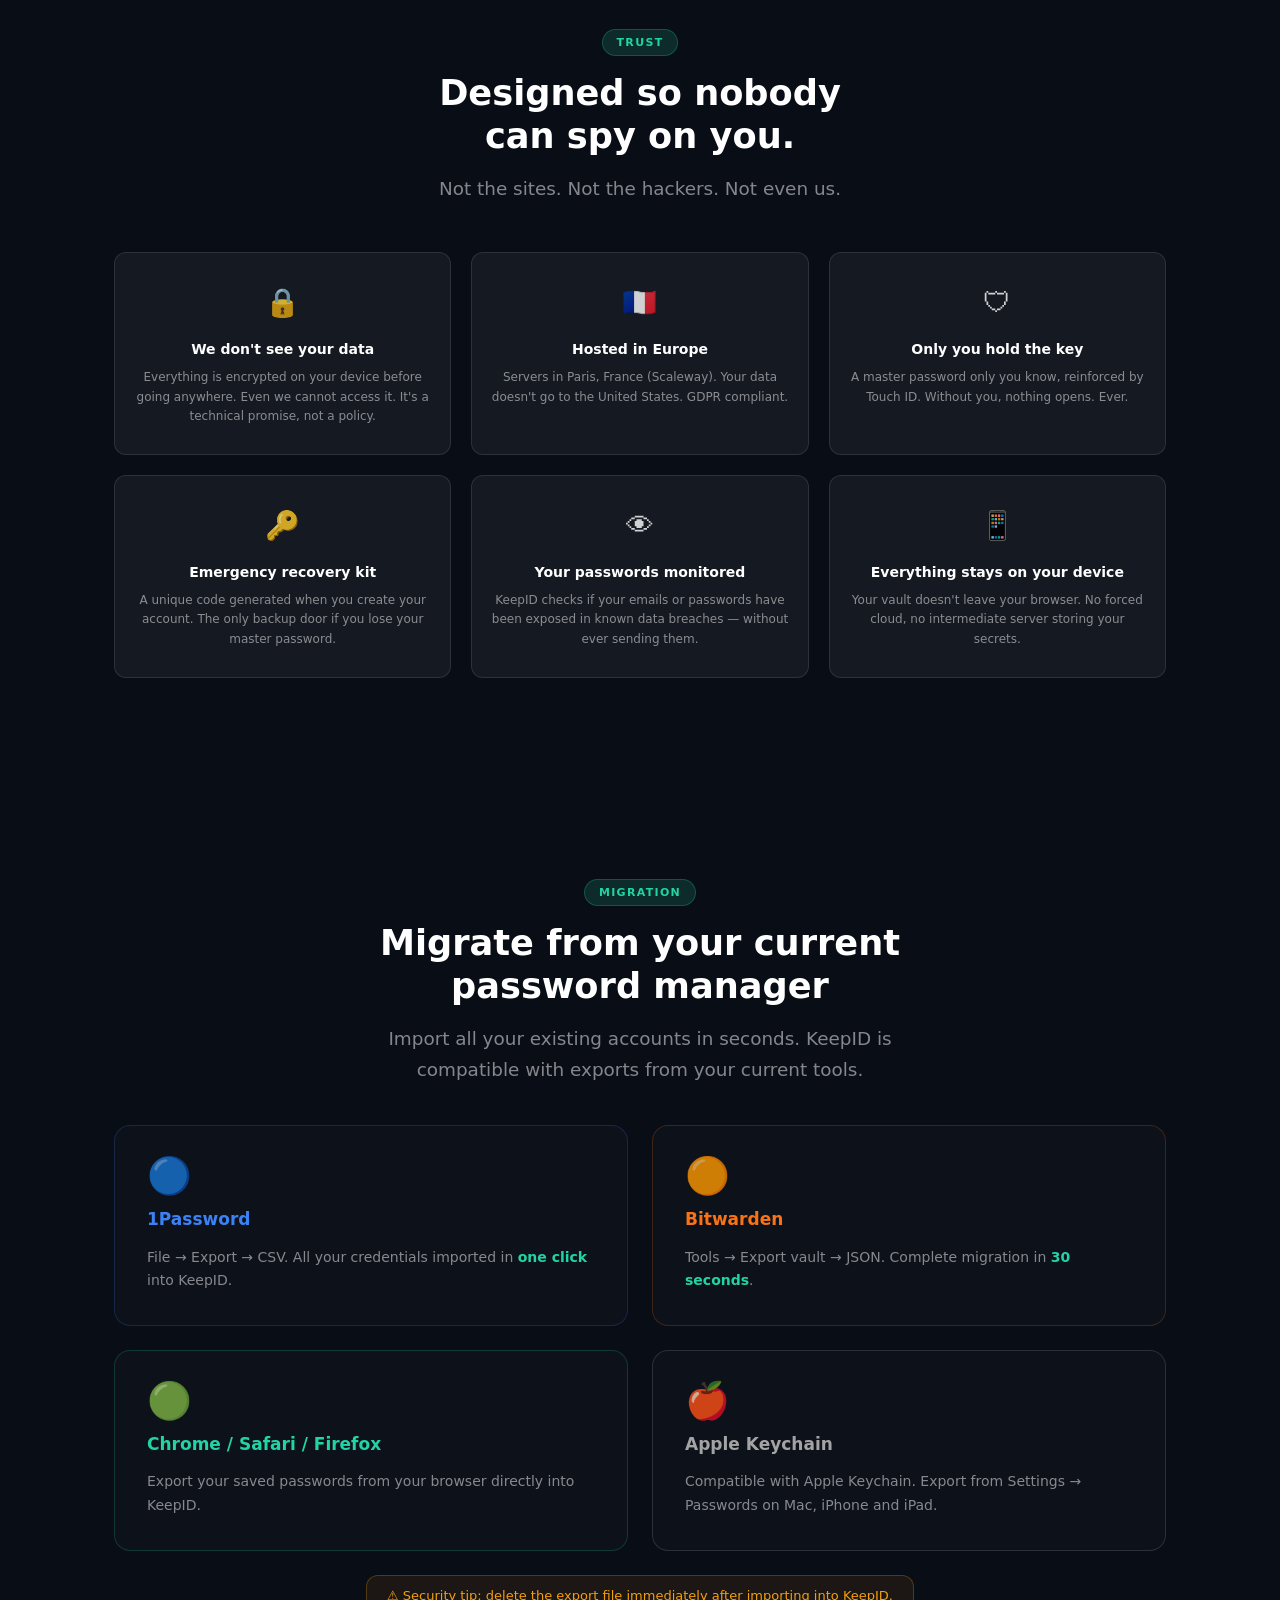
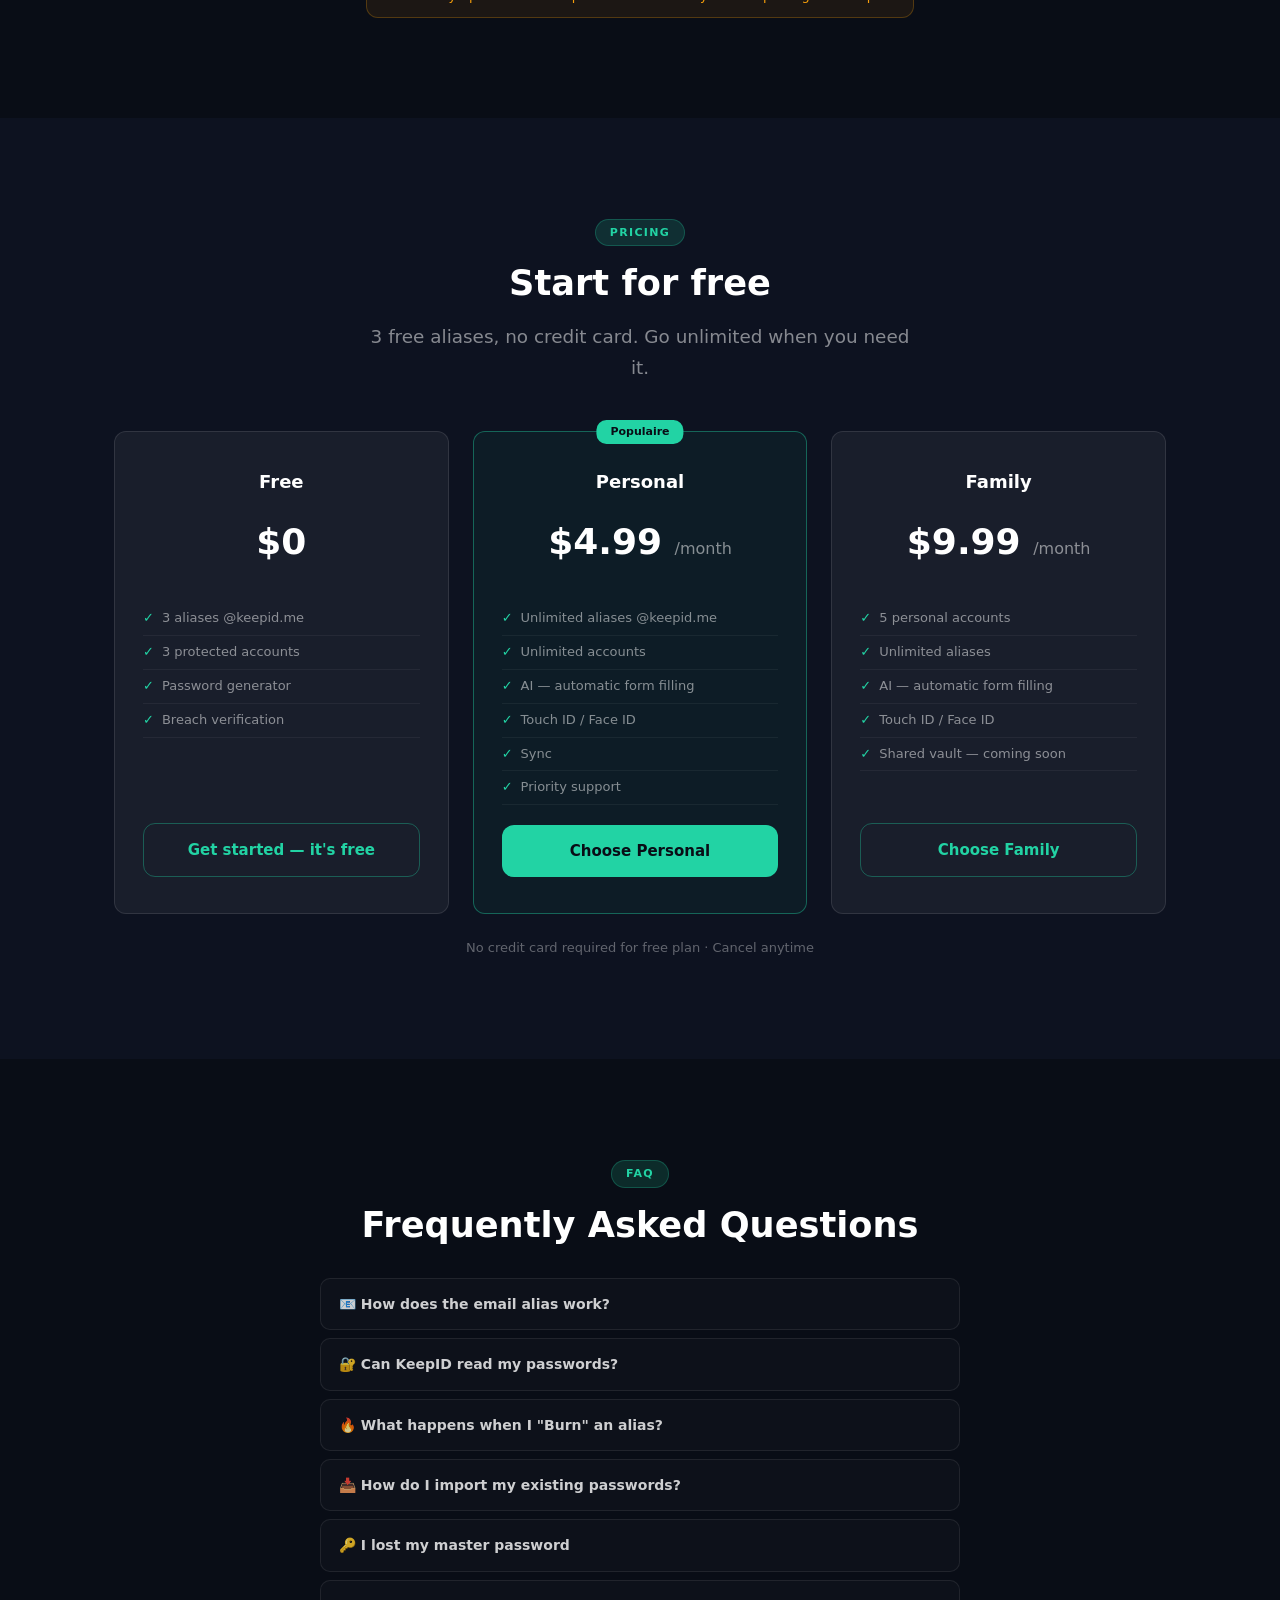
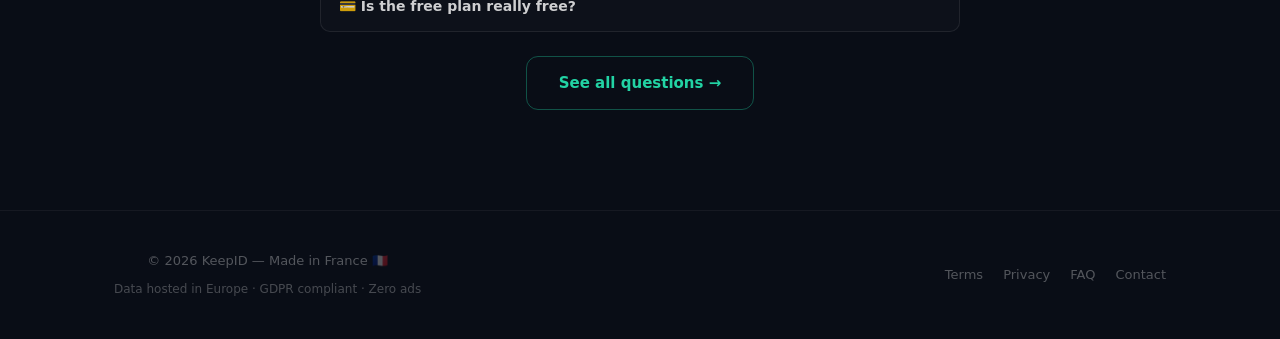
<file: en/index.html>
<!DOCTYPE html>
<html lang="en">
<head>
  <meta charset="UTF-8">
  <meta name="viewport" content="width=device-width, initial-scale=1.0">
  <title>KeepID — Protect your identity online</title>
  <meta name="description" content="KeepID generates unique fake identities for every website. Email aliases, strong passwords, fake personal data. Zero real data exposed.">
  <meta name="robots" content="noindex, nofollow">
  <link rel="stylesheet" href="../css/style.css">
</head>
<body>

<!-- ─── Nav ────────────────────────────────────────────────────────────────── -->
<nav>
  <div class="nav-inner">
    <img src="../assets/logo-final.svg" alt="KeepID" class="nav-logo">
    <div class="nav-links">
      <a href="#features">Features</a>
      <a href="#security">Security</a>
      <a href="#pricing">Pricing</a>
      <a href="faq.html">FAQ</a>
      <a href="../" class="lang-switch">FR</a>
      <a href="#" class="nav-cta">Add to Chrome</a>
    </div>
    <button class="nav-hamburger" aria-label="Menu">
      <span></span><span></span><span></span>
    </button>
  </div>
</nav>

<!-- ─── Hero ───────────────────────────────────────────────────────────────── -->
<section class="hero container">
  <div class="fade-in" style="display:flex;justify-content:center;margin-bottom:24px">
    <svg width="80" height="80" viewBox="0 0 128 128" fill="none" xmlns="http://www.w3.org/2000/svg" style="filter:drop-shadow(0 0 24px rgba(26,158,117,0.4))">
      <path d="M64 2L4 26V66c0 32 24 58 60 62 36-4 60-30 60-62V26L64 2z" fill="#1a3d2e"/>
      <path d="M64 8L10 30V66c0 28 21 52 54 58 33-6 54-30 54-58V30L64 8z" fill="#1a9e75"/>
      <path d="M40 66l18 18 30-34" stroke="#ffffff" stroke-width="10" stroke-linecap="round" stroke-linejoin="round"/>
    </svg>
  </div>
  <div class="fade-in">
    <div class="badge">Free Chrome Extension</div>
    <h1>You were taught not to lie.<br>Nobody taught you to protect yourself.</h1>
    <p class="subtitle">Every time a website asks for your email, you give it. Without thinking. KeepID lets you say no — without lying to those who truly deserve it.</p>
  </div>
  <div class="fade-in" style="display:flex;justify-content:center;gap:24px;margin-top:24px;margin-bottom:16px">
    <span style="font-size:14px;color:#22d3a4;font-weight:600">Protect your email</span>
    <span style="color:rgba(255,255,255,0.15)">·</span>
    <span style="font-size:14px;color:#22d3a4;font-weight:600">Stop spam</span>
    <span style="color:rgba(255,255,255,0.15)">·</span>
    <span style="font-size:14px;color:#22d3a4;font-weight:600">Stay in control</span>
  </div>
  <div class="hero-buttons fade-in">
    <a href="#" class="btn btn-primary">
      <svg width="18" height="18" viewBox="0 0 24 24" fill="none" stroke="currentColor" stroke-width="2.5" stroke-linecap="round"><path d="M12 22s8-4 8-10V5l-8-3-8 3v7c0 6 8 10 8 10z"/></svg>
      Discover KeepID — Free
    </a>
    <a href="#features" class="btn btn-ghost">How it works</a>
  </div>
</section>

<!-- ─── Pause vs Burn ──────────────────────────────────────────────────────── -->
<section class="section" id="control">
  <div class="container text-center">
    <div class="fade-in">
      <h2>You decide. Not them.</h2>
      <p class="subtitle" style="max-width:560px;margin:0 auto 40px">For the first time, you truly control who can reach you — and when.</p>
    </div>
    <div class="fade-in" style="display:grid;grid-template-columns:1fr 1fr;gap:24px;max-width:640px;margin:0 auto">
      <div style="background:rgba(239,159,39,0.04);border:1px solid rgba(239,159,39,0.25);border-radius:16px;padding:32px 24px;text-align:left">
        <div style="font-size:36px;margin-bottom:16px">⏸</div>
        <h3 style="font-size:18px;font-weight:700;color:#EF9F27;margin:0 0 12px">Pause</h3>
        <p style="font-size:14px;color:rgba(255,255,255,0.55);line-height:1.7;margin:0 0 16px">Site abusing your inbox? Pause the alias. Spam stops instantly. Your account stays intact — resume whenever you want.</p>
        <p style="font-size:13px;color:rgba(239,159,39,0.7);font-style:italic;margin:0">Ideal: a site that spams but you still need your account.</p>
      </div>
      <div style="background:rgba(226,75,74,0.04);border:1px solid rgba(226,75,74,0.25);border-radius:16px;padding:32px 24px;text-align:left">
        <div style="font-size:36px;margin-bottom:16px">🔥</div>
        <h3 style="font-size:18px;font-weight:700;color:#e24b4a;margin:0 0 12px">Burn</h3>
        <p style="font-size:14px;color:rgba(255,255,255,0.55);line-height:1.7;margin:0 0 16px">Site betrayed your trust? Burn the alias. Permanently. No email will ever get through again — not spam, not anything.</p>
        <p style="font-size:13px;color:rgba(226,75,74,0.7);font-style:italic;margin:0">Irreversible action. For when it's truly over.</p>
      </div>
    </div>
    <div class="fade-in" style="margin-top:32px">
      <p style="font-size:16px;font-weight:600;color:rgba(255,255,255,0.7);max-width:520px;margin:0 auto">Neither SimpleLogin, nor AnonAddy, nor iCloud make this distinction.<br><span style="color:#22d3a4">KeepID is the first to give you this level of control.</span></p>
    </div>
  </div>
</section>

<!-- ─── Demo ───────────────────────────────────────────────────────────────── -->
<section class="section" id="demo">
  <div class="container text-center">
    <div class="fade-in">
      <h2>One click. That's it.</h2>
      <p class="subtitle" style="max-width:520px;margin:0 auto 40px">You click the KeepID shield. The AI analyzes the form, generates an alias, fills everything in. You don't have to do anything else.</p>
    </div>
    <div class="fade-in" style="max-width:520px;margin:0 auto 20px;background:rgba(34,211,164,0.04);border:2px solid rgba(34,211,164,0.3);border-radius:16px;padding:32px 28px;text-align:center">
      <div style="font-size:40px;margin-bottom:12px">📧</div>
      <h3 style="font-size:18px;font-weight:700;color:#22d3a4;margin:0 0 8px">Your email stays secret</h3>
      <p style="font-family:monospace;font-size:16px;color:#22d3a4;margin:0 0 12px">azure-falcon-421@keepid.me</p>
      <p style="font-size:14px;color:rgba(255,255,255,0.5);margin:0;line-height:1.6">A unique alias per site, generated in one second.<br>Emails reach you normally. Your real address stays invisible.</p>
    </div>
    <div class="fade-in" style="max-width:520px;margin:0 auto 32px;display:flex;flex-direction:column;gap:12px;text-align:left">
      <div style="display:flex;align-items:center;gap:14px;background:rgba(255,255,255,0.02);border:1px solid rgba(255,255,255,0.08);border-radius:12px;padding:16px 20px">
        <span style="font-size:22px;flex-shrink:0">🤖</span>
        <p style="font-size:14px;color:rgba(255,255,255,0.7);margin:0;line-height:1.5">The AI fills in the form for you — fictional name, address, phone if the site asks for too much.</p>
      </div>
      <div style="display:flex;align-items:center;gap:14px;background:rgba(255,255,255,0.02);border:1px solid rgba(255,255,255,0.08);border-radius:12px;padding:16px 20px">
        <span style="font-size:22px;flex-shrink:0">🔑</span>
        <p style="font-size:14px;color:rgba(255,255,255,0.7);margin:0;line-height:1.5">A strong password generated and saved automatically with each alias.</p>
      </div>
      <div style="display:flex;align-items:center;gap:14px;background:rgba(255,255,255,0.02);border:1px solid rgba(255,255,255,0.08);border-radius:12px;padding:16px 20px">
        <span style="font-size:22px;flex-shrink:0">🔥</span>
        <p style="font-size:14px;color:rgba(255,255,255,0.7);margin:0;line-height:1.5">Site spamming you? <strong style="color:#22d3a4">Burn</strong> the alias in one click. Spam gone forever.</p>
      </div>
    </div>
  </div>
</section>

<!-- ─── Comment ça marche ──────────────────────────────────────────────────── -->
<section class="section" id="manifesto">
  <div class="container text-center">
    <div class="fade-in">
      <h2 style="font-size:28px;line-height:1.3;max-width:600px;margin:0 auto 20px">Concretely, how does it work?</h2>
    </div>
    <div class="fade-in" style="display:flex;flex-direction:column;gap:20px;max-width:600px;margin:32px auto;text-align:left">
      <div style="display:flex;align-items:flex-start;gap:16px;background:rgba(255,255,255,0.02);border:1px solid rgba(255,255,255,0.08);border-radius:12px;padding:24px">
        <span style="font-size:28px;flex-shrink:0">🛡</span>
        <div>
          <p style="font-size:15px;font-weight:700;color:rgba(255,255,255,0.8);margin:0 0 4px">You sign up on a site</p>
          <p style="font-size:14px;color:rgba(255,255,255,0.5);margin:0;line-height:1.6">KeepID generates an email alias for you and fills the form automatically using AI.</p>
        </div>
      </div>
      <div style="display:flex;align-items:flex-start;gap:16px;background:rgba(255,255,255,0.02);border:1px solid rgba(255,255,255,0.08);border-radius:12px;padding:24px">
        <span style="font-size:28px;flex-shrink:0">📧</span>
        <div>
          <p style="font-size:15px;font-weight:700;color:rgba(255,255,255,0.8);margin:0 0 4px">You receive emails normally</p>
          <p style="font-size:14px;color:rgba(255,255,255,0.5);margin:0;line-height:1.6">They arrive in your real inbox, forwarded from your alias. You don't miss anything.</p>
        </div>
      </div>
      <div style="display:flex;align-items:flex-start;gap:16px;background:rgba(255,255,255,0.02);border:1px solid rgba(255,255,255,0.08);border-radius:12px;padding:24px">
        <span style="font-size:28px;flex-shrink:0">🔥</span>
        <div>
          <p style="font-size:15px;font-weight:700;color:rgba(255,255,255,0.8);margin:0 0 4px">The site spams you?</p>
          <p style="font-size:14px;color:rgba(255,255,255,0.5);margin:0;line-height:1.6">Burn the alias in one click. Spam stops instantly. Your real address is never exposed.</p>
        </div>
      </div>
      <div style="display:flex;align-items:flex-start;gap:16px;background:rgba(255,255,255,0.02);border:1px solid rgba(255,255,255,0.08);border-radius:12px;padding:24px">
        <span style="font-size:28px;flex-shrink:0">🤖</span>
        <div>
          <p style="font-size:15px;font-weight:700;color:rgba(255,255,255,0.8);margin:0 0 4px">The site asks for more than your email?</p>
          <p style="font-size:14px;color:rgba(255,255,255,0.5);margin:0;line-height:1.6">The AI understands the form and fills it in for you — fictional name, address, phone generated automatically.</p>
        </div>
      </div>
    </div>
    <div class="fade-in">
      <p style="font-size:20px;font-weight:700;color:#22d3a4;margin:0">Your real email address never leaves your inbox. <span style="color:#fff">Ever.</span></p>
    </div>
  </div>
</section>

<!-- ─── Features ───────────────────────────────────────────────────────────── -->
<section class="section" id="features">
  <div class="container text-center">
    <div class="fade-in">
      <div class="badge">Features</div>
      <h2>Everything you need.<br>Nothing superfluous.</h2>
      <p class="subtitle">Each site sees a different identity. You stay invisible.</p>
    </div>
    <div class="features-grid fade-in">
      <div class="feature-card">
        <div class="feature-icon">📧</div>
        <h3>One disposable email per site</h3>
        <p>A unique @keepid.me alias generated directly in the form. Your real address never leaves your inbox.</p>
      </div>
      <div class="feature-card">
        <div class="feature-icon">🔥</div>
        <h3>Burn in one click</h3>
        <p>A site spamming you? Burn the alias. Spam disappears instantly, forever.</p>
      </div>
      <div class="feature-card">
        <div class="feature-icon">🤖</div>
        <h3>AI fills in for you</h3>
        <p>KeepID understands each form and fills it in automatically. You click, it's done.</p>
      </div>
      <div class="feature-card">
        <div class="feature-icon">🔀</div>
        <h3>3 modes, 1 click</h3>
        <p>Full fake, mixed (your real name + protected email), or real info. KeepID adapts to every situation — even for train tickets or deliveries.</p>
      </div>
      <div class="feature-card">
        <div class="feature-icon">🔒</div>
        <h3>Your data is invisible to us</h3>
        <p>Everything is encrypted on your device. Even we cannot read what you store.</p>
      </div>
      <div class="feature-card">
        <div class="feature-icon">🛡</div>
        <h3>A fake identity when needed</h3>
        <p>Name, address, phone generated automatically for sites that ask for too much.</p>
      </div>
      <div class="feature-card">
        <div class="feature-icon">📥</div>
        <h3>Migrate in 30 seconds</h3>
        <p>Compatible with 1Password, Bitwarden, Apple Keychain, Chrome, Safari, Firefox.</p>
      </div>
    </div>
  </div>
</section>

<!-- ─── Security ───────────────────────────────────────────────────────────── -->
<section class="section" id="security">
  <div class="container text-center">
    <div class="fade-in">
      <div class="badge">Trust</div>
      <h2>Designed so nobody<br>can spy on you.</h2>
      <p class="subtitle">Not the sites. Not the hackers. Not even us.</p>
    </div>
    <div class="security-grid fade-in">
      <div class="security-item">
        <div class="icon">🔒</div>
        <h3>We don't see your data</h3>
        <p>Everything is encrypted on your device before going anywhere. Even we cannot access it. It's a technical promise, not a policy.</p>
      </div>
      <div class="security-item">
        <div class="icon">🇫🇷</div>
        <h3>Hosted in Europe</h3>
        <p>Servers in Paris, France (Scaleway). Your data doesn't go to the United States. GDPR compliant.</p>
      </div>
      <div class="security-item">
        <div class="icon">🛡</div>
        <h3>Only you hold the key</h3>
        <p>A master password only you know, reinforced by Touch ID. Without you, nothing opens. Ever.</p>
      </div>
      <div class="security-item">
        <div class="icon">🔑</div>
        <h3>Emergency recovery kit</h3>
        <p>A unique code generated when you create your account. The only backup door if you lose your master password.</p>
      </div>
      <div class="security-item">
        <div class="icon">👁</div>
        <h3>Your passwords monitored</h3>
        <p>KeepID checks if your emails or passwords have been exposed in known data breaches — without ever sending them.</p>
      </div>
      <div class="security-item">
        <div class="icon">📱</div>
        <h3>Everything stays on your device</h3>
        <p>Your vault doesn't leave your browser. No forced cloud, no intermediate server storing your secrets.</p>
      </div>
    </div>
  </div>
</section>

<!-- ─── Migration ──────────────────────────────────────────────────────────── -->
<section class="section" id="migration">
  <div class="container text-center">
    <div class="fade-in">
      <div class="badge">Migration</div>
      <h2>Migrate from your current<br>password manager</h2>
      <p class="subtitle">Import all your existing accounts in seconds. KeepID is compatible with exports from your current tools.</p>
    </div>
    <div class="fade-in" style="display:grid;grid-template-columns:repeat(2,1fr);gap:24px;margin-top:40px;text-align:left">
      <div style="background:rgba(255,255,255,0.02);border:1px solid rgba(59,130,246,0.2);border-radius:16px;padding:32px;display:flex;flex-direction:column;gap:12px">
        <div style="font-size:36px;line-height:1">🔵</div>
        <h3 style="font-size:17px;font-weight:700;color:#3b82f6;margin:0">1Password</h3>
        <p style="font-size:14px;color:rgba(255,255,255,0.5);line-height:1.7;margin:0">File → Export → CSV. All your credentials imported in <span style="color:#22d3a4;font-weight:600">one click</span> into KeepID.</p>
      </div>
      <div style="background:rgba(255,255,255,0.02);border:1px solid rgba(249,115,22,0.2);border-radius:16px;padding:32px;display:flex;flex-direction:column;gap:12px">
        <div style="font-size:36px;line-height:1">🟠</div>
        <h3 style="font-size:17px;font-weight:700;color:#f97316;margin:0">Bitwarden</h3>
        <p style="font-size:14px;color:rgba(255,255,255,0.5);line-height:1.7;margin:0">Tools → Export vault → JSON. Complete migration in <span style="color:#22d3a4;font-weight:600">30 seconds</span>.</p>
      </div>
      <div style="background:rgba(255,255,255,0.02);border:1px solid rgba(34,211,164,0.2);border-radius:16px;padding:32px;display:flex;flex-direction:column;gap:12px">
        <div style="font-size:36px;line-height:1">🟢</div>
        <h3 style="font-size:17px;font-weight:700;color:#22d3a4;margin:0">Chrome / Safari / Firefox</h3>
        <p style="font-size:14px;color:rgba(255,255,255,0.5);line-height:1.7;margin:0">Export your saved passwords from your browser directly into KeepID.</p>
      </div>
      <div style="background:rgba(255,255,255,0.02);border:1px solid rgba(163,163,163,0.2);border-radius:16px;padding:32px;display:flex;flex-direction:column;gap:12px">
        <div style="font-size:36px;line-height:1">🍎</div>
        <h3 style="font-size:17px;font-weight:700;color:#a3a3a3;margin:0">Apple Keychain</h3>
        <p style="font-size:14px;color:rgba(255,255,255,0.5);line-height:1.7;margin:0">Compatible with Apple Keychain. Export from Settings → Passwords on Mac, iPhone and iPad.</p>
      </div>
    </div>
    <div class="fade-in" style="margin-top:24px">
      <div style="display:inline-flex;align-items:center;gap:8px;background:rgba(245,158,11,0.08);border:1px solid rgba(245,158,11,0.25);border-radius:12px;padding:10px 20px;font-size:13px;color:#f59e0b;font-weight:500">
        ⚠️ Security tip: delete the export file immediately after importing into KeepID.
      </div>
    </div>
  </div>
</section>

<!-- ─── Pricing ────────────────────────────────────────────────────────────── -->
<section class="section section-alt" id="pricing">
  <div class="container text-center">
    <div class="fade-in">
      <div class="badge">Pricing</div>
      <h2>Start for free</h2>
      <p class="subtitle">3 free aliases, no credit card. Go unlimited when you need it.</p>
    </div>
    <div class="pricing-grid fade-in">
      <div class="price-card">
        <div class="price-name">Free</div>
        <div class="price-amount">$0</div>
        <ul class="price-features">
          <li>3 aliases @keepid.me</li>
          <li>3 protected accounts</li>
          <li>Password generator</li>
          <li>Breach verification</li>
        </ul>
        <a href="#" class="btn btn-ghost" style="width:100%;justify-content:center">Get started — it's free</a>
      </div>
      <div class="price-card featured">
        <div class="price-name">Personal</div>
        <div class="price-amount">$4.99 <span>/month</span></div>
        <ul class="price-features">
          <li>Unlimited aliases @keepid.me</li>
          <li>Unlimited accounts</li>
          <li>AI — automatic form filling</li>
          <li>Touch ID / Face ID</li>
          <li>Sync</li>
          <li>Priority support</li>
        </ul>
        <a href="#" class="btn btn-primary" style="width:100%;justify-content:center">Choose Personal</a>
      </div>
      <div class="price-card">
        <div class="price-name">Family</div>
        <div class="price-amount">$9.99 <span>/month</span></div>
        <ul class="price-features">
          <li>5 personal accounts</li>
          <li>Unlimited aliases</li>
          <li>AI — automatic form filling</li>
          <li>Touch ID / Face ID</li>
          <li>Shared vault — coming soon</li>
        </ul>
        <a href="#" class="btn btn-ghost" style="width:100%;justify-content:center">Choose Family</a>
      </div>
    </div>
    <div class="fade-in" style="margin-top:24px">
      <p style="font-size:13px;color:rgba(255,255,255,0.35)">No credit card required for free plan · Cancel anytime</p>
    </div>
  </div>
</section>

<!-- ─── FAQ summary ────────────────────────────────────────────────────────── -->
<section class="section" id="faq">
  <div class="container text-center">
    <div class="fade-in">
      <div class="badge">FAQ</div>
      <h2>Frequently Asked Questions</h2>
    </div>
    <div class="fade-in" style="max-width:640px;margin:32px auto 0;text-align:left;display:flex;flex-direction:column;gap:8px">
      <details style="background:rgba(255,255,255,0.02);border:1px solid rgba(255,255,255,0.08);border-radius:10px">
        <summary style="padding:14px 18px;font-size:14px;font-weight:600;color:rgba(255,255,255,0.8);cursor:pointer;list-style:none">📧 How does the email alias work?</summary>
        <p style="padding:0 18px 14px;font-size:14px;color:rgba(255,255,255,0.5);line-height:1.7;margin:0">KeepID generates a unique @keepid.me alias for each site directly in the form. Emails are forwarded to your real inbox. Your real address is never exposed.</p>
      </details>
      <details style="background:rgba(255,255,255,0.02);border:1px solid rgba(255,255,255,0.08);border-radius:10px">
        <summary style="padding:14px 18px;font-size:14px;font-weight:600;color:rgba(255,255,255,0.8);cursor:pointer;list-style:none">🔐 Can KeepID read my passwords?</summary>
        <p style="padding:0 18px 14px;font-size:14px;color:rgba(255,255,255,0.5);line-height:1.7;margin:0">No. Your data is encrypted with AES-256-GCM on your device. Even we can't read it — that's Zero-Knowledge.</p>
      </details>
      <details style="background:rgba(255,255,255,0.02);border:1px solid rgba(255,255,255,0.08);border-radius:10px">
        <summary style="padding:14px 18px;font-size:14px;font-weight:600;color:rgba(255,255,255,0.8);cursor:pointer;list-style:none">🔥 What happens when I "Burn" an alias?</summary>
        <p style="padding:0 18px 14px;font-size:14px;color:rgba(255,255,255,0.5);line-height:1.7;margin:0">The alias is disabled immediately — spam stops instantly. You have 30 days to recover it from the extension's trash. After that, it's permanently deleted.</p>
      </details>
      <details style="background:rgba(255,255,255,0.02);border:1px solid rgba(255,255,255,0.08);border-radius:10px">
        <summary style="padding:14px 18px;font-size:14px;font-weight:600;color:rgba(255,255,255,0.8);cursor:pointer;list-style:none">📥 How do I import my existing passwords?</summary>
        <p style="padding:0 18px 14px;font-size:14px;color:rgba(255,255,255,0.5);line-height:1.7;margin:0">Compatible with 1Password (CSV), Bitwarden (JSON), Apple Keychain (CSV), Chrome, Safari and Firefox. Settings → Import my existing accounts.</p>
      </details>
      <details style="background:rgba(255,255,255,0.02);border:1px solid rgba(255,255,255,0.08);border-radius:10px">
        <summary style="padding:14px 18px;font-size:14px;font-weight:600;color:rgba(255,255,255,0.8);cursor:pointer;list-style:none">🔑 I lost my master password</summary>
        <p style="padding:0 18px 14px;font-size:14px;color:rgba(255,255,255,0.5);line-height:1.7;margin:0">Use your emergency recovery kit. Without that code, access is permanently lost — write it on paper.</p>
      </details>
      <details style="background:rgba(255,255,255,0.02);border:1px solid rgba(255,255,255,0.08);border-radius:10px">
        <summary style="padding:14px 18px;font-size:14px;font-weight:600;color:rgba(255,255,255,0.8);cursor:pointer;list-style:none">💳 Is the free plan really free?</summary>
        <p style="padding:0 18px 14px;font-size:14px;color:rgba(255,255,255,0.5);line-height:1.7;margin:0">Yes, with no time limit. 3 @keepid.me aliases, 3 accounts, password generator and breach verification included. No credit card required.</p>
      </details>
    </div>
    <div class="fade-in" style="margin-top:24px">
      <a href="faq.html" class="btn btn-ghost">See all questions →</a>
    </div>
  </div>
</section>

<!-- ─── Footer ─────────────────────────────────────────────────────────────── -->
<footer>
  <div class="footer-inner">
    <div style="display:flex;flex-direction:column;gap:8px;align-items:center">
      <span class="footer-copy">© 2026 KeepID — Made in France 🇫🇷</span>
      <span style="font-size:12px;color:rgba(255,255,255,0.25)">Data hosted in Europe · GDPR compliant · Zero ads</span>
    </div>
    <div class="footer-links">
      <a href="../cgu.html">Terms</a>
      <a href="../privacy.html">Privacy</a>
      <a href="faq.html">FAQ</a>
      <a href="mailto:contact@keepid.me">Contact</a>
    </div>
  </div>
</footer>

<script src="../js/main.js"></script>
</body>
</html>
</file>
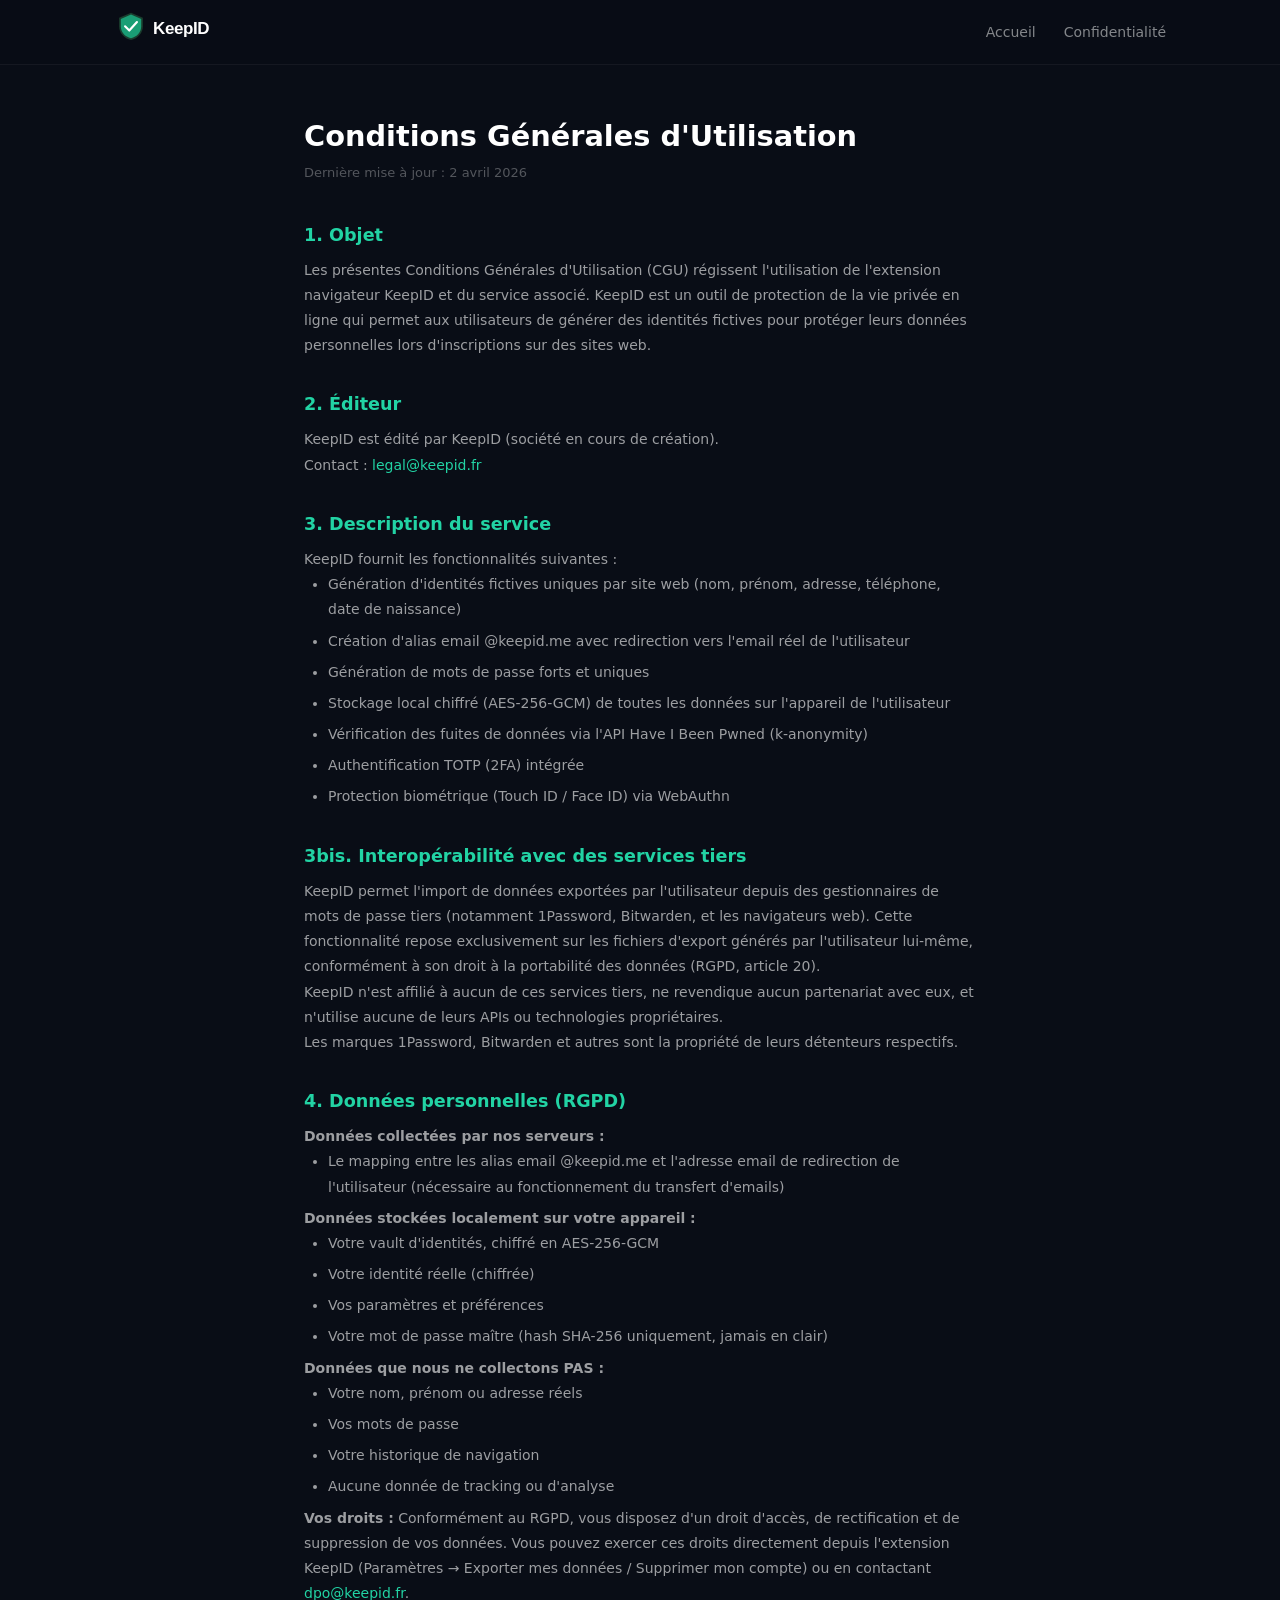
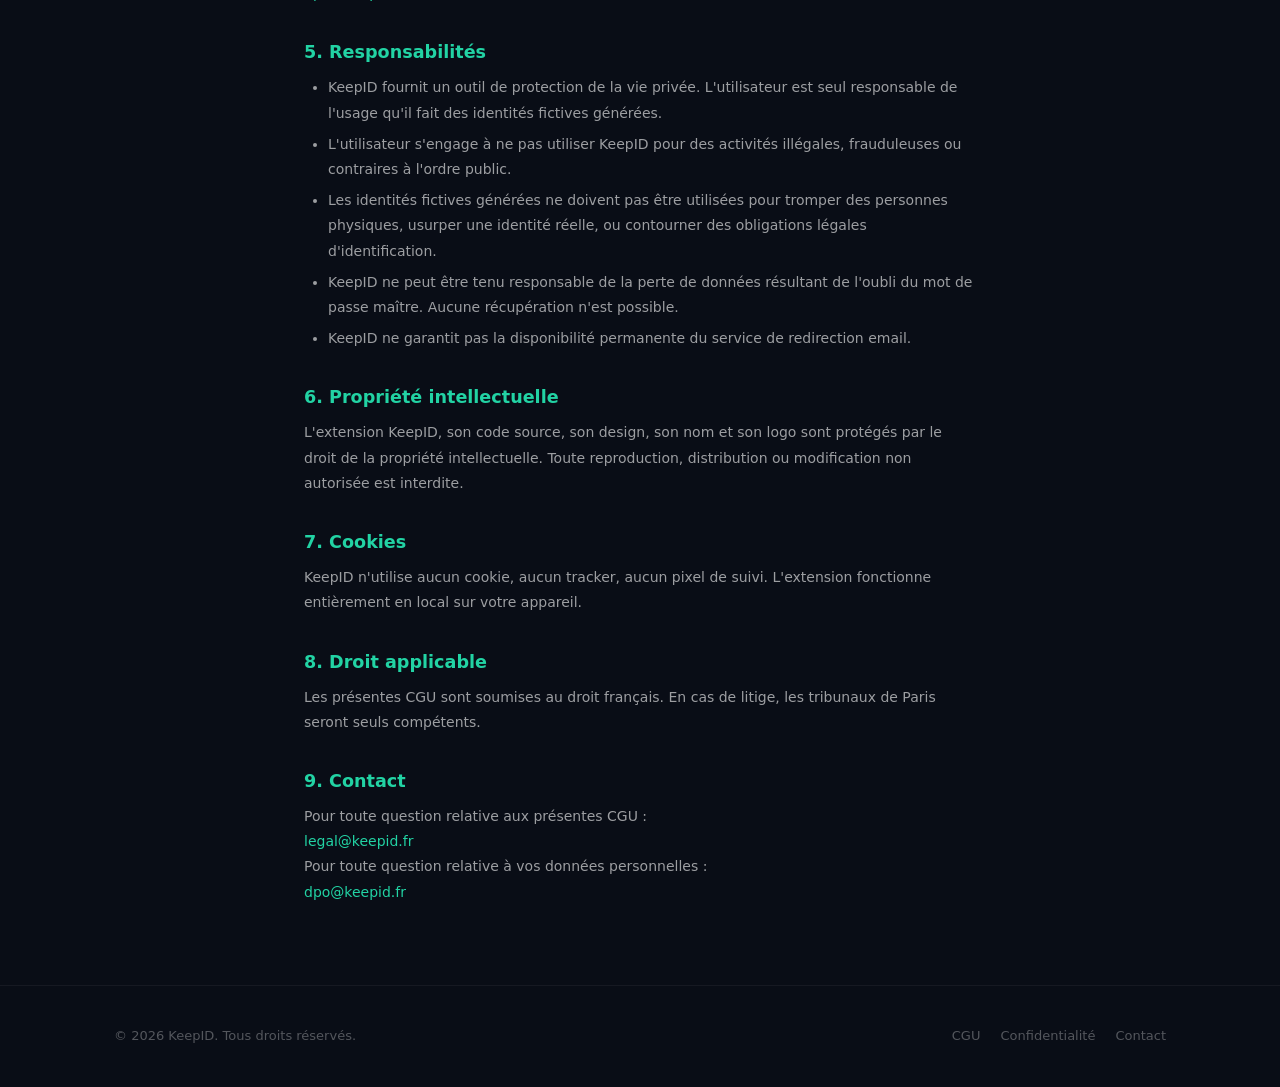
<file: cgu.html>
<!DOCTYPE html>
<html lang="fr">
<head>
  <meta charset="UTF-8">
  <meta name="viewport" content="width=device-width, initial-scale=1.0">
  <title>KeepID — Conditions Générales d'Utilisation</title>
  <meta name="robots" content="noindex, nofollow">
  <link rel="stylesheet" href="css/style.css">
  <style>
    .legal { max-width: 720px; margin: 0 auto; padding: 120px 24px 80px; }
    .legal h1 { font-size: 1.8rem; margin-bottom: 8px; }
    .legal .updated { font-size: 13px; color: rgba(255,255,255,0.3); margin-bottom: 40px; }
    .legal h2 { font-size: 1.1rem; color: #22d3a4; margin-top: 36px; margin-bottom: 12px; }
    .legal p, .legal li { font-size: 14px; color: rgba(255,255,255,0.6); line-height: 1.8; }
    .legal ul { list-style: disc; padding-left: 24px; }
    .legal li { margin-bottom: 6px; }
    .legal a { color: #22d3a4; }
  </style>
</head>
<body>

<nav>
  <div class="nav-inner">
    <a href="/"><img src="assets/logo-final.svg" alt="KeepID" class="nav-logo"></a>
    <div class="nav-links">
      <a href="/">Accueil</a>
      <a href="privacy.html">Confidentialité</a>
    </div>
  </div>
</nav>

<div class="legal">
  <h1>Conditions Générales d'Utilisation</h1>
  <p class="updated">Dernière mise à jour : 2 avril 2026</p>

  <h2>1. Objet</h2>
  <p>Les présentes Conditions Générales d'Utilisation (CGU) régissent l'utilisation de l'extension navigateur KeepID et du service associé. KeepID est un outil de protection de la vie privée en ligne qui permet aux utilisateurs de générer des identités fictives pour protéger leurs données personnelles lors d'inscriptions sur des sites web.</p>

  <h2>2. Éditeur</h2>
  <p>KeepID est édité par KeepID (société en cours de création).<br>
  Contact : <a href="mailto:legal@keepid.fr">legal@keepid.fr</a></p>

  <h2>3. Description du service</h2>
  <p>KeepID fournit les fonctionnalités suivantes :</p>
  <ul>
    <li>Génération d'identités fictives uniques par site web (nom, prénom, adresse, téléphone, date de naissance)</li>
    <li>Création d'alias email @keepid.me avec redirection vers l'email réel de l'utilisateur</li>
    <li>Génération de mots de passe forts et uniques</li>
    <li>Stockage local chiffré (AES-256-GCM) de toutes les données sur l'appareil de l'utilisateur</li>
    <li>Vérification des fuites de données via l'API Have I Been Pwned (k-anonymity)</li>
    <li>Authentification TOTP (2FA) intégrée</li>
    <li>Protection biométrique (Touch ID / Face ID) via WebAuthn</li>
  </ul>

  <h2>3bis. Interopérabilité avec des services tiers</h2>
  <p>KeepID permet l'import de données exportées par l'utilisateur depuis des gestionnaires de mots de passe tiers (notamment 1Password, Bitwarden, et les navigateurs web). Cette fonctionnalité repose exclusivement sur les fichiers d'export générés par l'utilisateur lui-même, conformément à son droit à la portabilité des données (RGPD, article 20).</p>
  <p>KeepID n'est affilié à aucun de ces services tiers, ne revendique aucun partenariat avec eux, et n'utilise aucune de leurs APIs ou technologies propriétaires.</p>
  <p>Les marques 1Password, Bitwarden et autres sont la propriété de leurs détenteurs respectifs.</p>

  <h2>4. Données personnelles (RGPD)</h2>
  <p><strong>Données collectées par nos serveurs :</strong></p>
  <ul>
    <li>Le mapping entre les alias email @keepid.me et l'adresse email de redirection de l'utilisateur (nécessaire au fonctionnement du transfert d'emails)</li>
  </ul>
  <p><strong>Données stockées localement sur votre appareil :</strong></p>
  <ul>
    <li>Votre vault d'identités, chiffré en AES-256-GCM</li>
    <li>Votre identité réelle (chiffrée)</li>
    <li>Vos paramètres et préférences</li>
    <li>Votre mot de passe maître (hash SHA-256 uniquement, jamais en clair)</li>
  </ul>
  <p><strong>Données que nous ne collectons PAS :</strong></p>
  <ul>
    <li>Votre nom, prénom ou adresse réels</li>
    <li>Vos mots de passe</li>
    <li>Votre historique de navigation</li>
    <li>Aucune donnée de tracking ou d'analyse</li>
  </ul>
  <p><strong>Vos droits :</strong> Conformément au RGPD, vous disposez d'un droit d'accès, de rectification et de suppression de vos données. Vous pouvez exercer ces droits directement depuis l'extension KeepID (Paramètres → Exporter mes données / Supprimer mon compte) ou en contactant <a href="mailto:dpo@keepid.fr">dpo@keepid.fr</a>.</p>

  <h2>5. Responsabilités</h2>
  <ul>
    <li>KeepID fournit un outil de protection de la vie privée. L'utilisateur est seul responsable de l'usage qu'il fait des identités fictives générées.</li>
    <li>L'utilisateur s'engage à ne pas utiliser KeepID pour des activités illégales, frauduleuses ou contraires à l'ordre public.</li>
    <li>Les identités fictives générées ne doivent pas être utilisées pour tromper des personnes physiques, usurper une identité réelle, ou contourner des obligations légales d'identification.</li>
    <li>KeepID ne peut être tenu responsable de la perte de données résultant de l'oubli du mot de passe maître. Aucune récupération n'est possible.</li>
    <li>KeepID ne garantit pas la disponibilité permanente du service de redirection email.</li>
  </ul>

  <h2>6. Propriété intellectuelle</h2>
  <p>L'extension KeepID, son code source, son design, son nom et son logo sont protégés par le droit de la propriété intellectuelle. Toute reproduction, distribution ou modification non autorisée est interdite.</p>

  <h2>7. Cookies</h2>
  <p>KeepID n'utilise aucun cookie, aucun tracker, aucun pixel de suivi. L'extension fonctionne entièrement en local sur votre appareil.</p>

  <h2>8. Droit applicable</h2>
  <p>Les présentes CGU sont soumises au droit français. En cas de litige, les tribunaux de Paris seront seuls compétents.</p>

  <h2>9. Contact</h2>
  <p>Pour toute question relative aux présentes CGU :<br>
  <a href="mailto:legal@keepid.fr">legal@keepid.fr</a></p>
  <p>Pour toute question relative à vos données personnelles :<br>
  <a href="mailto:dpo@keepid.fr">dpo@keepid.fr</a></p>
</div>

<footer>
  <div class="footer-inner">
    <span class="footer-copy">&copy; 2026 KeepID. Tous droits réservés.</span>
    <div class="footer-links">
      <a href="cgu.html">CGU</a>
      <a href="privacy.html">Confidentialité</a>
      <a href="mailto:contact@keepid.me">Contact</a>
    </div>
  </div>
</footer>

</body>
</html>
</file>
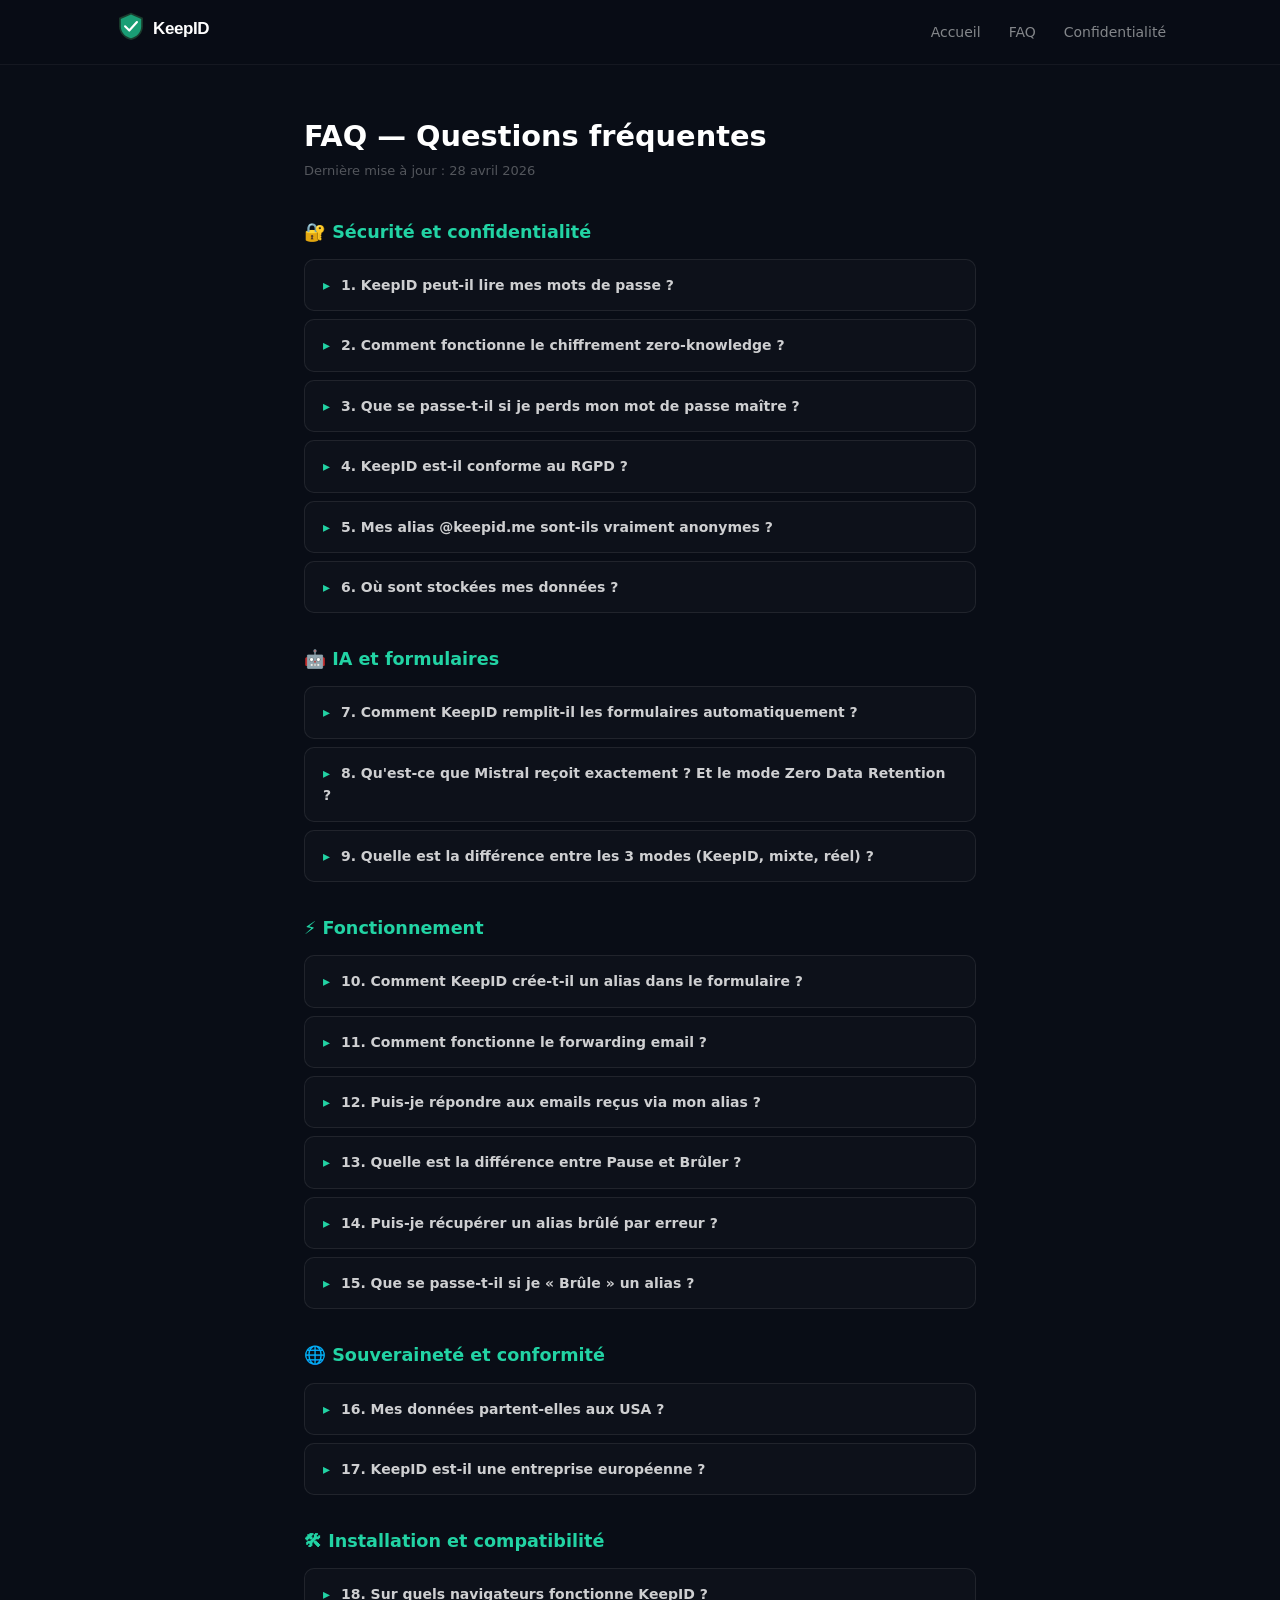
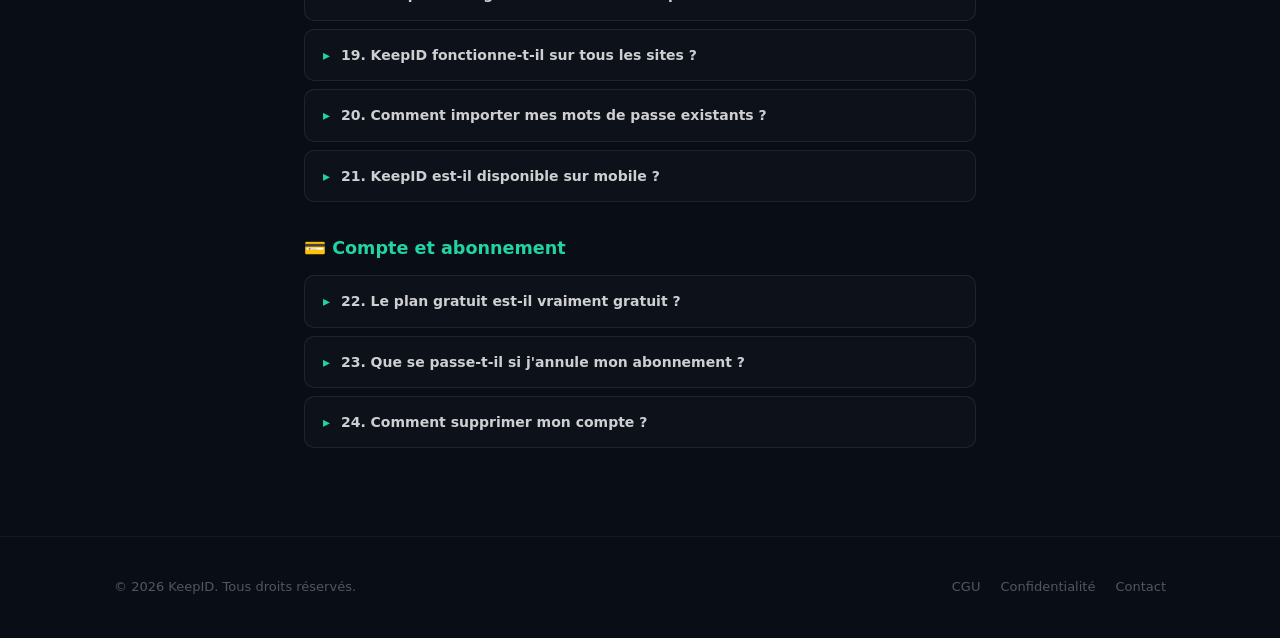
<file: faq.html>
<!DOCTYPE html>
<html lang="fr">
<head>
  <meta charset="UTF-8">
  <meta name="viewport" content="width=device-width, initial-scale=1.0">
  <title>FAQ — KeepID</title>
  <meta name="description" content="Questions fréquentes sur KeepID : sécurité zero-knowledge, IA Mistral, modes d'identité, souveraineté européenne, abonnement.">
  <meta name="robots" content="noindex, nofollow">
  <link rel="stylesheet" href="css/style.css">
  <style>
    .legal { max-width: 720px; margin: 0 auto; padding: 120px 24px 80px; }
    .legal h1 { font-size: 1.8rem; margin-bottom: 8px; }
    .legal .updated { font-size: 13px; color: rgba(255,255,255,0.3); margin-bottom: 40px; }
    .legal a { color: #22d3a4; }
    .faq-cat { margin-top: 36px; }
    .faq-cat h2 { font-size: 1.1rem; color: #22d3a4; margin-bottom: 16px; }
    details { background: rgba(255,255,255,0.02); border: 1px solid rgba(255,255,255,0.08); border-radius: 10px; margin-bottom: 8px; }
    details summary { padding: 14px 18px; font-size: 14px; font-weight: 600; color: rgba(255,255,255,0.8); cursor: pointer; list-style: none; }
    details summary::before { content: "▸ "; color: #22d3a4; margin-right: 6px; }
    details[open] summary::before { content: "▾ "; }
    details p { padding: 0 18px 14px; font-size: 14px; color: rgba(255,255,255,0.5); line-height: 1.7; margin: 0; }
    details p + p { padding-top: 0; }
    details ul { padding: 0 18px 14px 38px; font-size: 14px; color: rgba(255,255,255,0.5); line-height: 1.7; margin: 0; }
    details li { margin-bottom: 4px; }
  </style>
</head>
<body>

<nav>
  <div class="nav-inner">
    <a href="/"><img src="assets/logo-final.svg" alt="KeepID" class="nav-logo"></a>
    <div class="nav-links">
      <a href="/">Accueil</a>
      <a href="faq.html" class="active">FAQ</a>
      <a href="privacy.html">Confidentialité</a>
    </div>
  </div>
</nav>

<div class="legal">
  <h1>FAQ — Questions fréquentes</h1>
  <p class="updated">Dernière mise à jour : 28 avril 2026</p>

  <div class="faq-cat">
    <h2>🔐 Sécurité et confidentialité</h2>

    <details>
      <summary>1. KeepID peut-il lire mes mots de passe ?</summary>
      <p>Non. Vos mots de passe sont chiffrés localement sur votre appareil avec une clé dérivée de votre mot de passe maître. Cette clé n'est jamais transmise ni stockée sur nos serveurs. Techniquement, KeepID (l'entreprise) n'a aucun moyen d'accéder au contenu de votre vault — c'est ce qu'on appelle une architecture zero-knowledge.</p>
    </details>

    <details>
      <summary>2. Comment fonctionne le chiffrement zero-knowledge ?</summary>
      <p>Quand vous créez votre compte KeepID, vous choisissez un mot de passe maître. Ce mot de passe ne quitte jamais votre appareil. Il sert à dériver localement (via PBKDF2, 100 000 itérations) une clé qui chiffre tout votre vault en AES-256-GCM. Sur nos serveurs, on ne stocke qu'un hash de ce mot de passe, pas le mot de passe lui-même. Conséquence : même si nos serveurs étaient compromis, vos données resteraient illisibles.</p>
    </details>

    <details>
      <summary>3. Que se passe-t-il si je perds mon mot de passe maître ?</summary>
      <p>Personne ne peut le récupérer pour vous, pas même nous — c'est le prix de la sécurité zero-knowledge. C'est pourquoi KeepID génère à l'inscription un kit de récupération d'urgence : un code à conserver dans un endroit sûr (gestionnaire de mots de passe, papier dans un tiroir). Avec ce code, vous pouvez réinitialiser votre mot de passe maître. Sans ce code et sans votre mot de passe maître, vos données sont définitivement inaccessibles.</p>
    </details>

    <details>
      <summary>4. KeepID est-il conforme au RGPD ?</summary>
      <p>Oui. KeepID est édité par KEEPID SASU (SIREN 103 959 821), société française. Notre infrastructure est majoritairement hébergée en Union européenne (Scaleway Paris, Turso Irlande, Mailgun Frankfurt). Nous avons signé des DPA avec tous nos sous-traitants. Pour le détail, voir notre <a href="privacy.html">politique de confidentialité</a>.</p>
    </details>

    <details>
      <summary>5. Mes alias @keepid.me sont-ils vraiment anonymes ?</summary>
      <p>L'alias lui-même n'expose pas votre vraie adresse email à l'extérieur. Le mapping alias → vraie adresse est stocké de manière sécurisée sur notre infrastructure européenne pour permettre le forwarding. KeepID ne lit jamais le contenu des emails forwardés. À noter : si vous utilisez votre vraie identité (nom, adresse, téléphone) sur le site d'inscription, l'alias email seul n'anonymise pas votre profil — c'est pour cela que KeepID propose des modes d'identité (voir question 9).</p>
    </details>

    <details>
      <summary>6. Où sont stockées mes données ?</summary>
      <ul>
        <li><strong>Sur votre appareil (chiffré)</strong> : votre vault complet (alias, identités, mots de passe).</li>
        <li><strong>Sur nos serveurs européens</strong> (Scaleway Paris, Turso Irlande) : le mapping de vos alias @keepid.me vers votre adresse de redirection. Rien d'autre.</li>
        <li><strong>Jamais</strong> : votre mot de passe maître, le contenu de votre vault, votre historique de navigation.</li>
      </ul>
    </details>
  </div>

  <div class="faq-cat">
    <h2>🤖 IA et formulaires</h2>

    <details>
      <summary>7. Comment KeepID remplit-il les formulaires automatiquement ?</summary>
      <p>Quand vous arrivez sur un formulaire d'inscription, KeepID envoie la structure HTML du formulaire (sans aucun mot de passe) à Mistral AI, notre partenaire IA français. Mistral analyse les champs et indique quelle valeur correspond à quoi (nom, prénom, adresse, etc.). KeepID remplit ensuite les champs avec les données appropriées selon le mode choisi. L'opération prend 1 à 3 secondes.</p>
    </details>

    <details>
      <summary>8. Qu'est-ce que Mistral reçoit exactement ? Et le mode Zero Data Retention ?</summary>
      <p>Mistral reçoit uniquement la structure du formulaire (les noms et types de champs), jamais les valeurs des champs <code>&lt;input type="password"&gt;</code> qui sont systématiquement filtrés avant envoi. Selon le mode choisi, Mistral peut recevoir vos vraies infos (nom, adresse) pour générer un remplissage cohérent. Notre compte Mistral est configuré en Zero Data Retention (ZDR) : aucune requête n'est conservée par Mistral au-delà du temps de traitement, ni utilisée pour entraîner leurs modèles. Très peu de produits IA peuvent garantir ça.</p>
    </details>

    <details>
      <summary>9. Quelle est la différence entre les 3 modes (KeepID, mixte, réel) ?</summary>
      <ul>
        <li><strong>🛡 Mode KeepID (par défaut)</strong> : alias email + identité fictive complète générée. Pour la majorité des sites web où votre vraie identité n'est pas nécessaire.</li>
        <li><strong>🔀 Mode mixte</strong> : alias email + votre vraie identité (nom, prénom, téléphone, adresse). Pour les sites de transport, livraison, démarches administratives où votre vraie identité est requise mais où vous voulez protéger votre email.</li>
        <li><strong>👤 Mode réel</strong> : toutes vos vraies infos. Pour les sites de confiance où vous assumez votre identité complète. L'alias email reste optionnel.</li>
      </ul>
      <p>Vous choisissez à chaque inscription, en un clic.</p>
    </details>
  </div>

  <div class="faq-cat">
    <h2>⚡ Fonctionnement</h2>

    <details>
      <summary>10. Comment KeepID crée-t-il un alias dans le formulaire ?</summary>
      <p>Quand vous cliquez sur le bouclier KeepID dans un champ email, l'extension génère un alias unique au format <code>xxxxx@keepid.me</code> et le remplit dans le champ. Cet alias est unique pour ce site et ne sera jamais réutilisé ailleurs. Vous pouvez l'utiliser pour vous inscrire normalement, et tous les emails envoyés à cet alias arriveront dans votre vraie boîte.</p>
    </details>

    <details>
      <summary>11. Comment fonctionne le forwarding email ?</summary>
      <p>Quand un site envoie un email à votre alias <code>xxxxx@keepid.me</code>, l'email arrive sur notre infrastructure (Mailgun EU à Frankfurt), qui le relaie automatiquement vers votre vraie adresse email. Le contenu de l'email n'est ni lu, ni stocké, ni analysé par KeepID.</p>
    </details>

    <details>
      <summary>12. Puis-je répondre aux emails reçus via mon alias ?</summary>
      <p>Pas encore — c'est sur notre roadmap. Aujourd'hui, KeepID protège votre inscription : votre vraie adresse n'est jamais exposée au site lors de la création de compte. Mais si vous répondez à un email transféré, votre client mail enverra la réponse depuis votre vraie adresse. La réponse anonyme via alias (reverse forwarding) est en cours de conception et arrivera dans une prochaine version.</p>
    </details>

    <details>
      <summary>13. Quelle est la différence entre Pause et Brûler ?</summary>
      <ul>
        <li><strong>⏸ Pause</strong> : arrêt temporaire. Le spam s'arrête instantanément, mais le compte reste intact. Vous pouvez reprendre quand vous voulez. Idéal pour les sites qui spamment trop mais où vous voulez garder votre compte.</li>
        <li><strong>🔥 Brûler</strong> : destruction définitive. Action irréversible après 30 jours en corbeille. Idéal pour les sites qui ont trahi votre confiance ou que vous n'utilisez plus.</li>
      </ul>
      <p>Cette distinction est unique à KeepID — les autres gestionnaires d'alias proposent uniquement la suppression.</p>
    </details>

    <details>
      <summary>14. Puis-je récupérer un alias brûlé par erreur ?</summary>
      <p>Oui, pendant 30 jours. Quand vous brûlez un alias, il part en corbeille pendant 30 jours avant suppression définitive. Pendant cette période, vous pouvez le ressusciter en un clic depuis l'onglet Gestion. Après 30 jours, l'alias est supprimé définitivement et ne peut plus être récupéré.</p>
    </details>

    <details>
      <summary>15. Que se passe-t-il si je « Brûle » un alias ?</summary>
      <p>Le forwarding est immédiatement désactivé. Tous les emails envoyés à cet alias sont rejetés à partir de ce moment. L'alias passe en corbeille pour 30 jours (récupération possible), puis est supprimé définitivement.</p>
    </details>
  </div>

  <div class="faq-cat">
    <h2>🌐 Souveraineté et conformité</h2>

    <details>
      <summary>16. Mes données partent-elles aux USA ?</summary>
      <p>Non, dans la grande majorité des cas. Notre infrastructure est majoritairement européenne : backend hébergé à Paris (Scaleway), base de données en Irlande (Turso), forwarding email à Frankfurt (Mailgun EU), DNS en Suisse (Infomaniak), IA en France (Mistral). Mistral peut, dans de rares cas de fallback technique, traiter une requête hors UE — mais le mode ZDR garantit qu'aucune donnée n'est stockée en dehors du temps strict de traitement.</p>
    </details>

    <details>
      <summary>17. KeepID est-il une entreprise européenne ?</summary>
      <p>Oui. KEEPID SASU est une société française enregistrée au greffe de Paris (SIREN 103 959 821), avec siège social au 229 Rue Saint Honoré, 75001 Paris. Tous nos partenaires d'infrastructure sont européens. Cette souveraineté n'est pas un argument marketing : c'est un choix d'architecture concret, vérifiable dans notre <a href="privacy.html">politique de confidentialité</a>.</p>
    </details>
  </div>

  <div class="faq-cat">
    <h2>🛠 Installation et compatibilité</h2>

    <details>
      <summary>18. Sur quels navigateurs fonctionne KeepID ?</summary>
      <p>KeepID est disponible sur Chrome, Edge, Brave, Opera et tous les navigateurs basés sur Chromium. Une version Firefox et Safari sont en préparation pour la fin 2026.</p>
    </details>

    <details>
      <summary>19. KeepID fonctionne-t-il sur tous les sites ?</summary>
      <p>KeepID fonctionne sur la grande majorité des sites web qui proposent un formulaire d'inscription standard. Certains sites avec des formulaires très atypiques peuvent nécessiter une intervention manuelle. Quelques sites bloquent les domaines d'alias connus (ex: Zalando) — nous travaillons sur des solutions à ce sujet pour le futur.</p>
    </details>

    <details>
      <summary>20. Comment importer mes mots de passe existants ?</summary>
      <p>Pas encore. L'import bulk depuis 1Password, Bitwarden ou autres gestionnaires n'est pas disponible pour l'instant. Notre approche est différente : à mesure que vous vous reconnectez à vos comptes existants, KeepID détecte le formulaire de connexion et vous propose de protéger ce compte avec un alias. La migration se fait progressivement, site par site, sans devoir tout faire d'un coup. L'import CSV reste sur notre roadmap pour les utilisateurs qui voudraient migrer en masse.</p>
    </details>

    <details>
      <summary>21. KeepID est-il disponible sur mobile ?</summary>
      <p>Pas encore. KeepID est actuellement disponible uniquement sur les navigateurs desktop. Une version mobile (autofill iOS et Android) est dans notre roadmap, sans date précise pour l'instant.</p>
    </details>
  </div>

  <div class="faq-cat">
    <h2>💳 Compte et abonnement</h2>

    <details>
      <summary>22. Le plan gratuit est-il vraiment gratuit ?</summary>
      <p>Oui, sans aucune carte bancaire requise. Le plan gratuit vous permet de créer 3 alias et 3 fiches d'identité, idéal pour découvrir KeepID. Si vous avez besoin de plus, vous pouvez passer au plan Personnel à 4,99€/mois (alias illimités, sync multi-appareils, Touch ID).</p>
    </details>

    <details>
      <summary>23. Que se passe-t-il si j'annule mon abonnement ?</summary>
      <p>Conformément au RGPD, vous pouvez à tout moment exporter vos données (vault, alias, identités) avant toute action. Aucune donnée n'est supprimée sans votre action explicite. Les modalités précises de fin d'abonnement (durée de transition, accès en lecture seule) seront détaillées dans nos CGU lors de l'activation des plans payants.</p>
    </details>

    <details>
      <summary>24. Comment supprimer mon compte ?</summary>
      <p>Depuis l'extension : Paramètres → Supprimer mon compte. Toutes vos données sont supprimées de manière irréversible (vault local effacé, mappings serveur supprimés). Conformément au RGPD, cette suppression est effective sous 30 jours. Vous pouvez aussi en faire la demande par email à <a href="mailto:dpo@keepid.fr">dpo@keepid.fr</a>.</p>
    </details>
  </div>
</div>

<footer>
  <div class="footer-inner">
    <span class="footer-copy">&copy; 2026 KeepID. Tous droits réservés.</span>
    <div class="footer-links">
      <a href="cgu.html">CGU</a>
      <a href="privacy.html">Confidentialité</a>
      <a href="mailto:contact@keepid.me">Contact</a>
    </div>
  </div>
</footer>

</body>
</html>
</file>
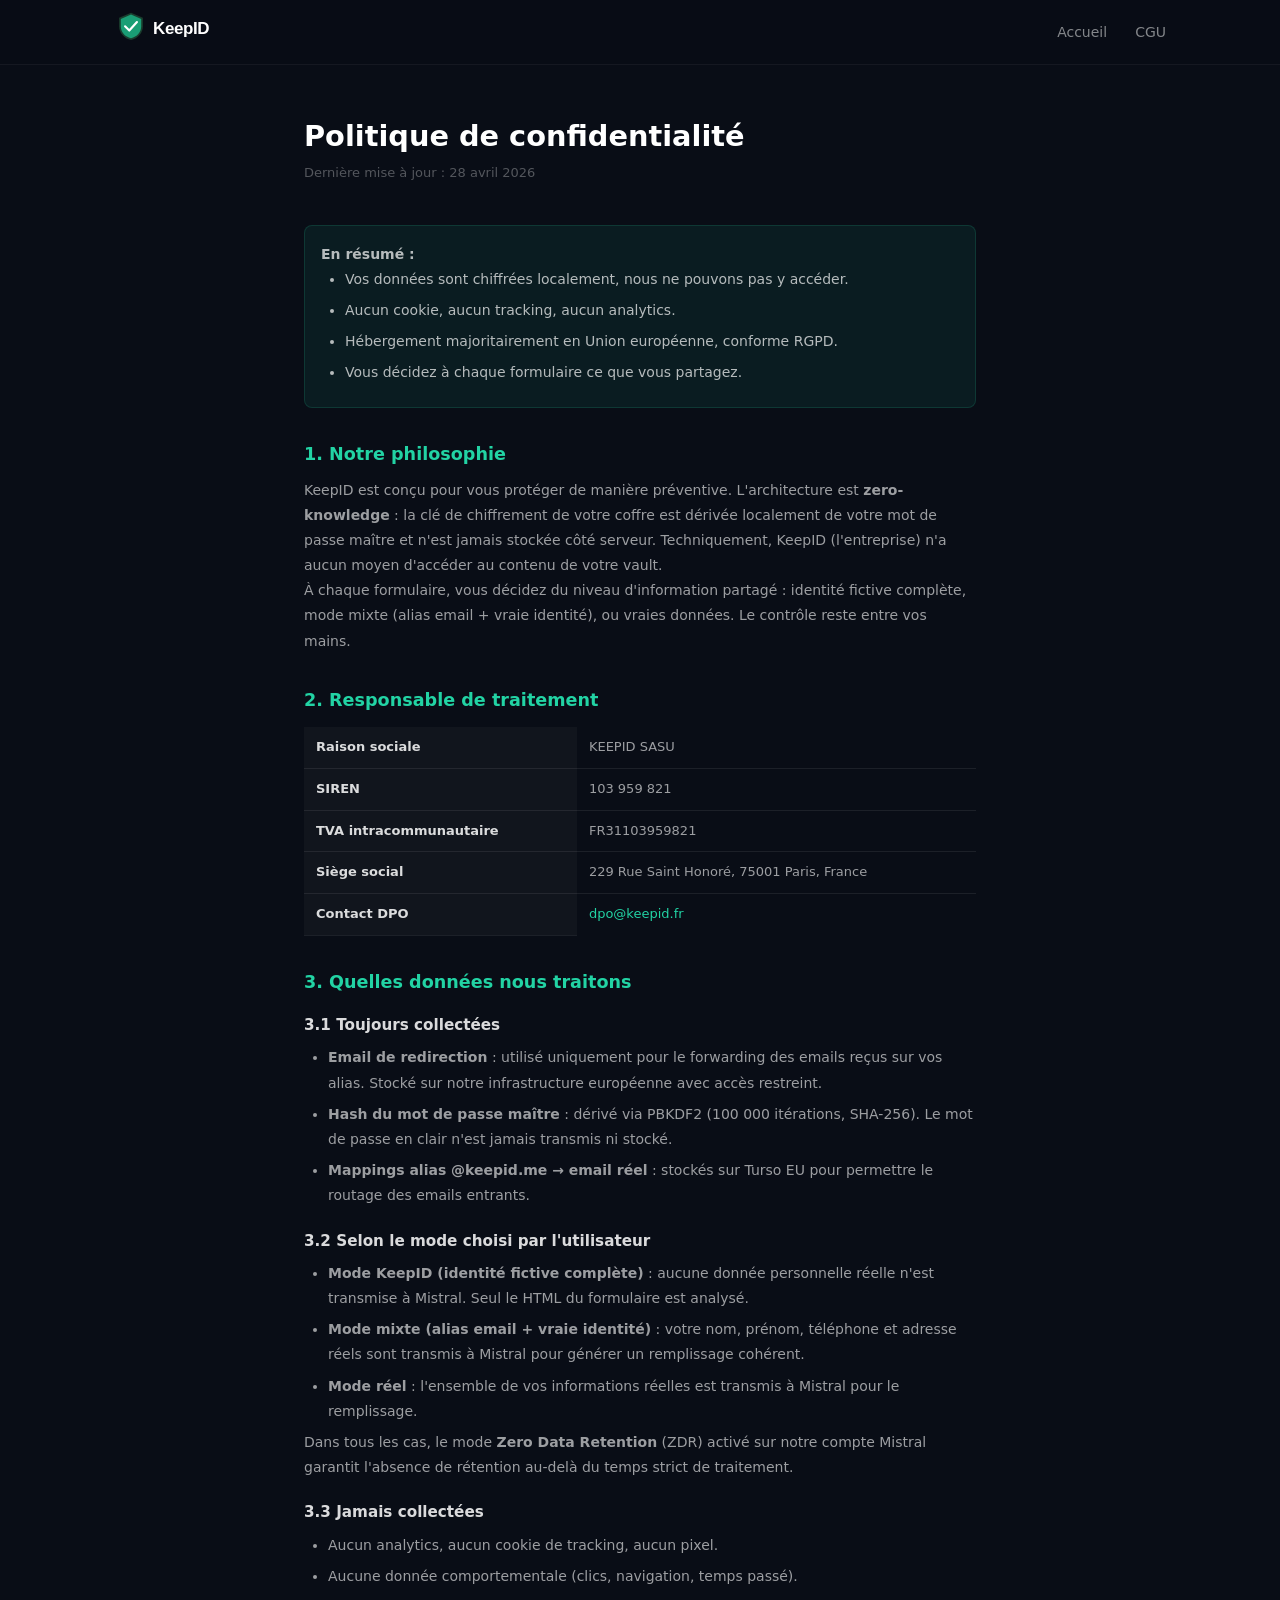
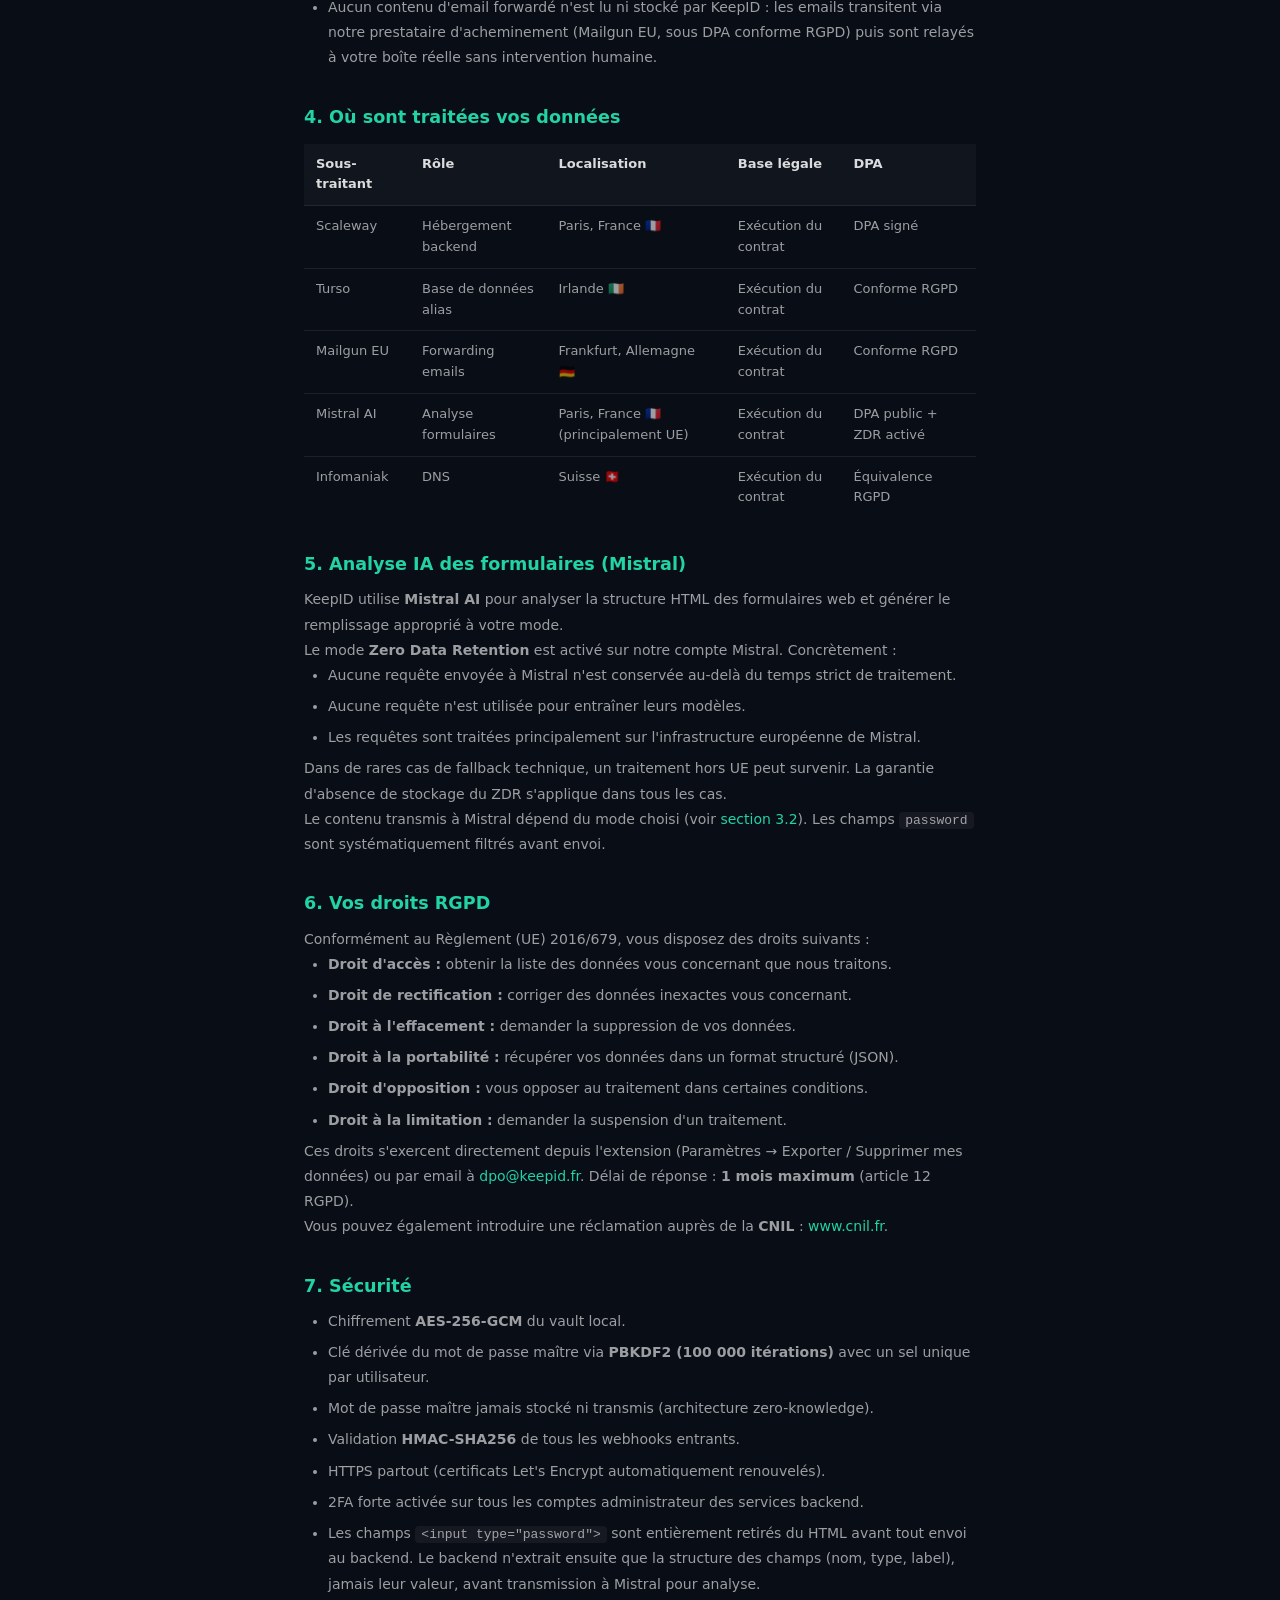
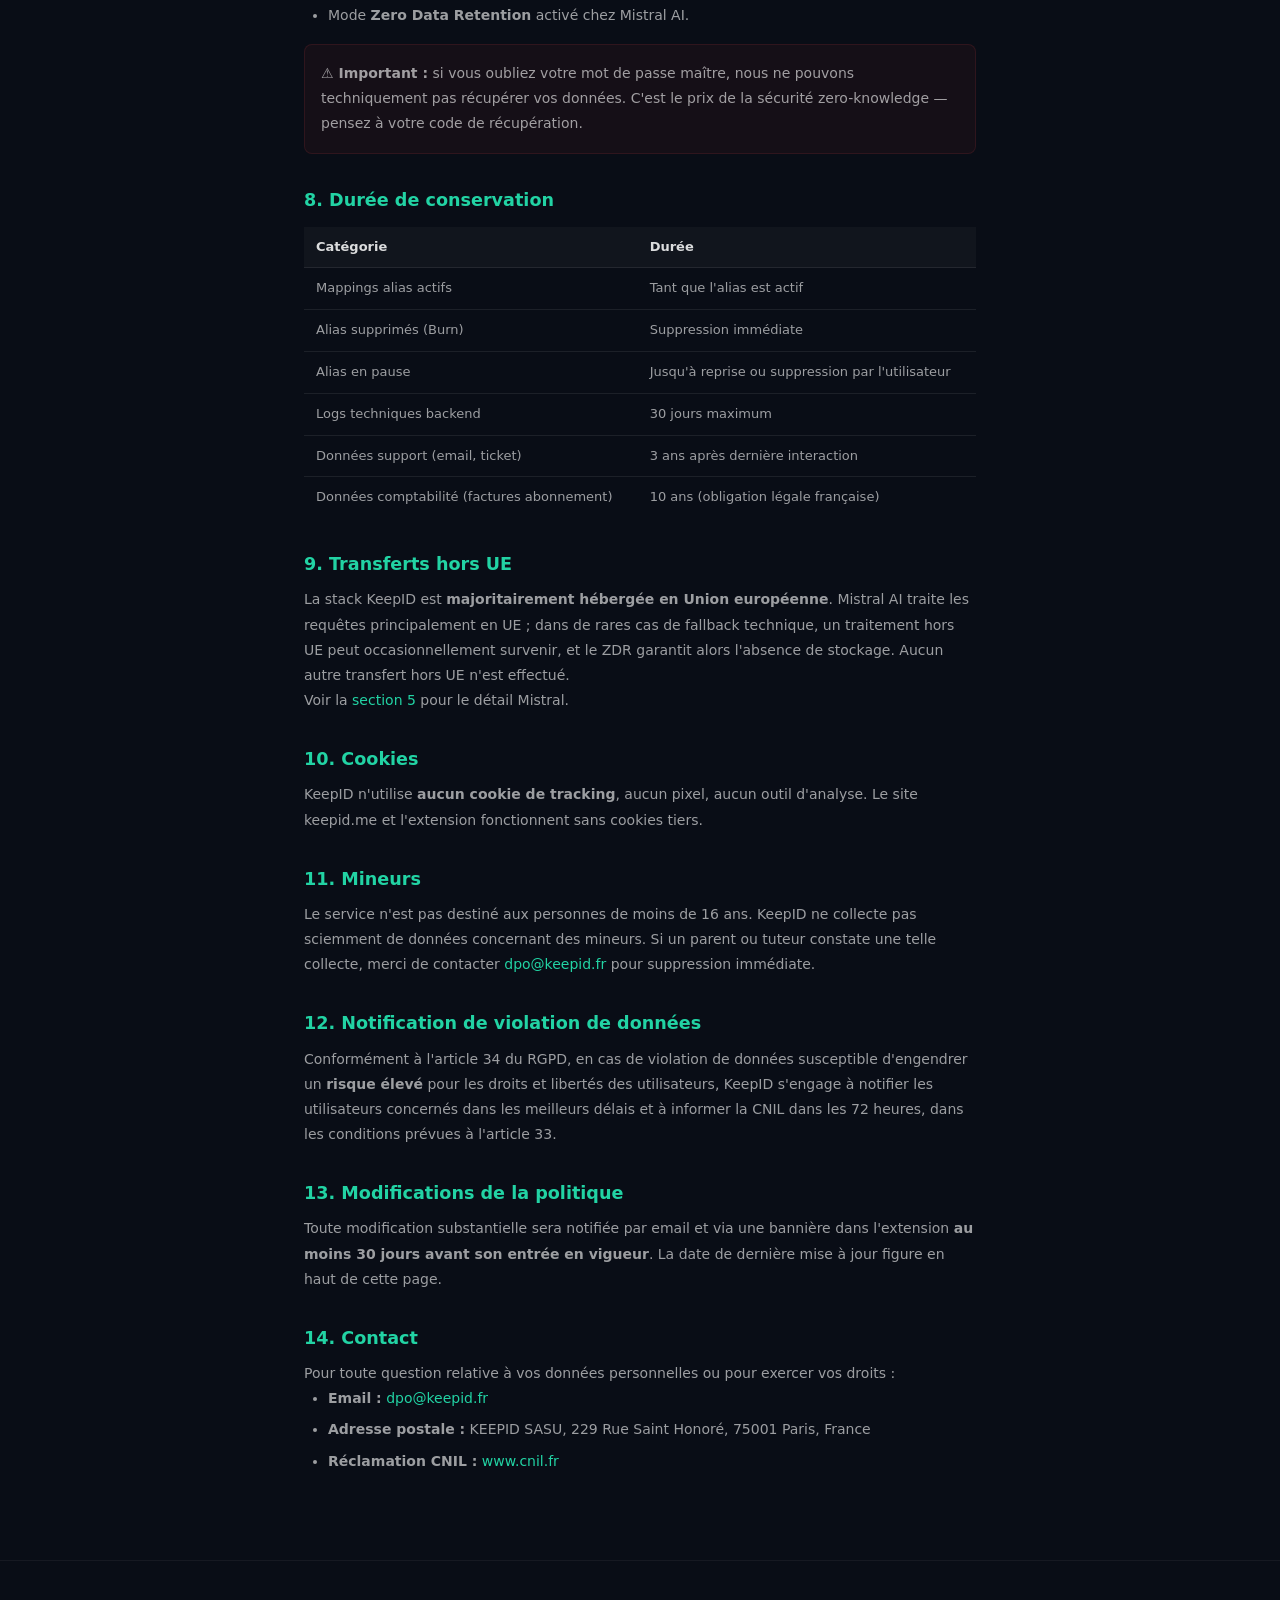
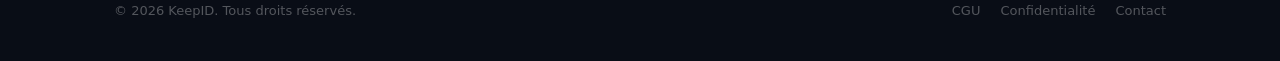
<file: privacy.html>
<!DOCTYPE html>
<html lang="fr">
<head>
  <meta charset="UTF-8">
  <meta name="viewport" content="width=device-width, initial-scale=1.0">
  <title>Politique de confidentialité — KeepID</title>
  <meta name="description" content="Politique de confidentialité de KeepID : architecture zero-knowledge, traitement des données, droits RGPD, sous-traitants.">
  <meta name="robots" content="noindex, nofollow">
  <link rel="stylesheet" href="css/style.css">
  <style>
    .legal { max-width: 720px; margin: 0 auto; padding: 120px 24px 80px; }
    .legal h1 { font-size: 1.8rem; margin-bottom: 8px; }
    .legal .updated { font-size: 13px; color: rgba(255,255,255,0.3); margin-bottom: 40px; }
    .legal h2 { font-size: 1.1rem; color: #22d3a4; margin-top: 36px; margin-bottom: 12px; scroll-margin-top: 100px; }
    .legal h3 { font-size: 0.95rem; color: rgba(255,255,255,0.85); margin-top: 20px; margin-bottom: 8px; scroll-margin-top: 100px; }
    .legal p, .legal li { font-size: 14px; color: rgba(255,255,255,0.6); line-height: 1.8; }
    .legal ul { list-style: disc; padding-left: 24px; }
    .legal li { margin-bottom: 6px; }
    .legal a { color: #22d3a4; }
    .legal code { font-size: 13px; background: rgba(255,255,255,0.05); padding: 1px 6px; border-radius: 4px; }
    .legal .highlight { background: rgba(34,211,164,0.08); border: 1px solid rgba(34,211,164,0.15); border-radius: 8px; padding: 16px; margin: 16px 0; }
    .legal .highlight p, .legal .highlight li { color: rgba(255,255,255,0.7); }
    .legal .warning { background: rgba(239,68,68,0.05); border: 1px solid rgba(239,68,68,0.12); border-radius: 8px; padding: 16px; margin: 16px 0; }
    .legal .warning p { color: rgba(255,255,255,0.6); }
    .legal table { width: 100%; border-collapse: collapse; margin: 16px 0; font-size: 13px; }
    .legal th, .legal td { text-align: left; padding: 10px 12px; border-bottom: 1px solid rgba(255,255,255,0.08); color: rgba(255,255,255,0.6); vertical-align: top; }
    .legal th { color: rgba(255,255,255,0.85); font-weight: 600; background: rgba(255,255,255,0.03); }
    .legal tr:last-child td { border-bottom: none; }
  </style>
</head>
<body>

<nav>
  <div class="nav-inner">
    <a href="/"><img src="assets/logo-final.svg" alt="KeepID" class="nav-logo"></a>
    <div class="nav-links">
      <a href="/">Accueil</a>
      <a href="cgu.html">CGU</a>
    </div>
  </div>
</nav>

<div class="legal">
  <h1>Politique de confidentialité</h1>
  <p class="updated">Dernière mise à jour : 28 avril 2026</p>

  <div class="highlight">
    <p><strong>En résumé :</strong></p>
    <ul>
      <li>Vos données sont chiffrées localement, nous ne pouvons pas y accéder.</li>
      <li>Aucun cookie, aucun tracking, aucun analytics.</li>
      <li>Hébergement majoritairement en Union européenne, conforme RGPD.</li>
      <li>Vous décidez à chaque formulaire ce que vous partagez.</li>
    </ul>
  </div>

  <h2 id="philosophie">1. Notre philosophie</h2>
  <p>KeepID est conçu pour vous protéger de manière préventive. L'architecture est <strong>zero-knowledge</strong> : la clé de chiffrement de votre coffre est dérivée localement de votre mot de passe maître et n'est jamais stockée côté serveur. Techniquement, KeepID (l'entreprise) n'a aucun moyen d'accéder au contenu de votre vault.</p>
  <p>À chaque formulaire, vous décidez du niveau d'information partagé : identité fictive complète, mode mixte (alias email + vraie identité), ou vraies données. Le contrôle reste entre vos mains.</p>

  <h2 id="responsable">2. Responsable de traitement</h2>
  <table>
    <tr><th>Raison sociale</th><td>KEEPID SASU</td></tr>
    <tr><th>SIREN</th><td>103 959 821</td></tr>
    <tr><th>TVA intracommunautaire</th><td>FR31103959821</td></tr>
    <tr><th>Siège social</th><td>229 Rue Saint Honoré, 75001 Paris, France</td></tr>
    <tr><th>Contact DPO</th><td><a href="mailto:dpo@keepid.fr">dpo@keepid.fr</a></td></tr>
  </table>

  <h2 id="donnees">3. Quelles données nous traitons</h2>

  <h3 id="donnees-toujours">3.1 Toujours collectées</h3>
  <ul>
    <li><strong>Email de redirection</strong> : utilisé uniquement pour le forwarding des emails reçus sur vos alias. Stocké sur notre infrastructure européenne avec accès restreint.</li>
    <li><strong>Hash du mot de passe maître</strong> : dérivé via PBKDF2 (100 000 itérations, SHA-256). Le mot de passe en clair n'est jamais transmis ni stocké.</li>
    <li><strong>Mappings alias @keepid.me → email réel</strong> : stockés sur Turso EU pour permettre le routage des emails entrants.</li>
  </ul>

  <h3 id="donnees-mode">3.2 Selon le mode choisi par l'utilisateur</h3>
  <ul>
    <li><strong>Mode KeepID (identité fictive complète)</strong> : aucune donnée personnelle réelle n'est transmise à Mistral. Seul le HTML du formulaire est analysé.</li>
    <li><strong>Mode mixte (alias email + vraie identité)</strong> : votre nom, prénom, téléphone et adresse réels sont transmis à Mistral pour générer un remplissage cohérent.</li>
    <li><strong>Mode réel</strong> : l'ensemble de vos informations réelles est transmis à Mistral pour le remplissage.</li>
  </ul>
  <p>Dans tous les cas, le mode <strong>Zero Data Retention</strong> (ZDR) activé sur notre compte Mistral garantit l'absence de rétention au-delà du temps strict de traitement.</p>

  <h3 id="donnees-jamais">3.3 Jamais collectées</h3>
  <ul>
    <li>Aucun analytics, aucun cookie de tracking, aucun pixel.</li>
    <li>Aucune donnée comportementale (clics, navigation, temps passé).</li>
    <li>Aucun contenu d'email forwardé n'est lu ni stocké par KeepID : les emails transitent via notre prestataire d'acheminement (Mailgun EU, sous DPA conforme RGPD) puis sont relayés à votre boîte réelle sans intervention humaine.</li>
  </ul>

  <h2 id="localisation">4. Où sont traitées vos données</h2>
  <table>
    <thead>
      <tr><th>Sous-traitant</th><th>Rôle</th><th>Localisation</th><th>Base légale</th><th>DPA</th></tr>
    </thead>
    <tbody>
      <tr><td>Scaleway</td><td>Hébergement backend</td><td>Paris, France 🇫🇷</td><td>Exécution du contrat</td><td>DPA signé</td></tr>
      <tr><td>Turso</td><td>Base de données alias</td><td>Irlande 🇮🇪</td><td>Exécution du contrat</td><td>Conforme RGPD</td></tr>
      <tr><td>Mailgun EU</td><td>Forwarding emails</td><td>Frankfurt, Allemagne 🇩🇪</td><td>Exécution du contrat</td><td>Conforme RGPD</td></tr>
      <tr><td>Mistral AI</td><td>Analyse formulaires</td><td>Paris, France 🇫🇷 (principalement UE)</td><td>Exécution du contrat</td><td>DPA public + ZDR activé</td></tr>
      <tr><td>Infomaniak</td><td>DNS</td><td>Suisse 🇨🇭</td><td>Exécution du contrat</td><td>Équivalence RGPD</td></tr>
    </tbody>
  </table>

  <h2 id="mistral">5. Analyse IA des formulaires (Mistral)</h2>
  <p>KeepID utilise <strong>Mistral AI</strong> pour analyser la structure HTML des formulaires web et générer le remplissage approprié à votre mode.</p>
  <p>Le mode <strong>Zero Data Retention</strong> est activé sur notre compte Mistral. Concrètement :</p>
  <ul>
    <li>Aucune requête envoyée à Mistral n'est conservée au-delà du temps strict de traitement.</li>
    <li>Aucune requête n'est utilisée pour entraîner leurs modèles.</li>
    <li>Les requêtes sont traitées principalement sur l'infrastructure européenne de Mistral.</li>
  </ul>
  <p>Dans de rares cas de fallback technique, un traitement hors UE peut survenir. La garantie d'absence de stockage du ZDR s'applique dans tous les cas.</p>
  <p>Le contenu transmis à Mistral dépend du mode choisi (voir <a href="#donnees-mode">section 3.2</a>). Les champs <code>password</code> sont systématiquement filtrés avant envoi.</p>

  <h2 id="droits">6. Vos droits RGPD</h2>
  <p>Conformément au Règlement (UE) 2016/679, vous disposez des droits suivants :</p>
  <ul>
    <li><strong>Droit d'accès :</strong> obtenir la liste des données vous concernant que nous traitons.</li>
    <li><strong>Droit de rectification :</strong> corriger des données inexactes vous concernant.</li>
    <li><strong>Droit à l'effacement :</strong> demander la suppression de vos données.</li>
    <li><strong>Droit à la portabilité :</strong> récupérer vos données dans un format structuré (JSON).</li>
    <li><strong>Droit d'opposition :</strong> vous opposer au traitement dans certaines conditions.</li>
    <li><strong>Droit à la limitation :</strong> demander la suspension d'un traitement.</li>
  </ul>
  <p>Ces droits s'exercent directement depuis l'extension (Paramètres → Exporter / Supprimer mes données) ou par email à <a href="mailto:dpo@keepid.fr">dpo@keepid.fr</a>. Délai de réponse : <strong>1 mois maximum</strong> (article 12 RGPD).</p>
  <p>Vous pouvez également introduire une réclamation auprès de la <strong>CNIL</strong> : <a href="https://www.cnil.fr" target="_blank" rel="noopener">www.cnil.fr</a>.</p>

  <h2 id="securite">7. Sécurité</h2>
  <ul>
    <li>Chiffrement <strong>AES-256-GCM</strong> du vault local.</li>
    <li>Clé dérivée du mot de passe maître via <strong>PBKDF2 (100 000 itérations)</strong> avec un sel unique par utilisateur.</li>
    <li>Mot de passe maître jamais stocké ni transmis (architecture zero-knowledge).</li>
    <li>Validation <strong>HMAC-SHA256</strong> de tous les webhooks entrants.</li>
    <li>HTTPS partout (certificats Let's Encrypt automatiquement renouvelés).</li>
    <li>2FA forte activée sur tous les comptes administrateur des services backend.</li>
    <li>Les champs <code>&lt;input type="password"&gt;</code> sont entièrement retirés du HTML avant tout envoi au backend. Le backend n'extrait ensuite que la structure des champs (nom, type, label), jamais leur valeur, avant transmission à Mistral pour analyse.</li>
    <li>Mode <strong>Zero Data Retention</strong> activé chez Mistral AI.</li>
  </ul>
  <div class="warning">
    <p><strong>⚠️ Important :</strong> si vous oubliez votre mot de passe maître, nous ne pouvons techniquement pas récupérer vos données. C'est le prix de la sécurité zero-knowledge — pensez à votre code de récupération.</p>
  </div>

  <h2 id="conservation">8. Durée de conservation</h2>
  <table>
    <thead>
      <tr><th>Catégorie</th><th>Durée</th></tr>
    </thead>
    <tbody>
      <tr><td>Mappings alias actifs</td><td>Tant que l'alias est actif</td></tr>
      <tr><td>Alias supprimés (Burn)</td><td>Suppression immédiate</td></tr>
      <tr><td>Alias en pause</td><td>Jusqu'à reprise ou suppression par l'utilisateur</td></tr>
      <tr><td>Logs techniques backend</td><td>30 jours maximum</td></tr>
      <tr><td>Données support (email, ticket)</td><td>3 ans après dernière interaction</td></tr>
      <tr><td>Données comptabilité (factures abonnement)</td><td>10 ans (obligation légale française)</td></tr>
    </tbody>
  </table>

  <h2 id="transferts">9. Transferts hors UE</h2>
  <p>La stack KeepID est <strong>majoritairement hébergée en Union européenne</strong>. Mistral AI traite les requêtes principalement en UE ; dans de rares cas de fallback technique, un traitement hors UE peut occasionnellement survenir, et le ZDR garantit alors l'absence de stockage. Aucun autre transfert hors UE n'est effectué.</p>
  <p>Voir la <a href="#mistral">section 5</a> pour le détail Mistral.</p>

  <h2 id="cookies">10. Cookies</h2>
  <p>KeepID n'utilise <strong>aucun cookie de tracking</strong>, aucun pixel, aucun outil d'analyse. Le site keepid.me et l'extension fonctionnent sans cookies tiers.</p>

  <h2 id="mineurs">11. Mineurs</h2>
  <p>Le service n'est pas destiné aux personnes de moins de 16 ans. KeepID ne collecte pas sciemment de données concernant des mineurs. Si un parent ou tuteur constate une telle collecte, merci de contacter <a href="mailto:dpo@keepid.fr">dpo@keepid.fr</a> pour suppression immédiate.</p>

  <h2 id="violation">12. Notification de violation de données</h2>
  <p>Conformément à l'article 34 du RGPD, en cas de violation de données susceptible d'engendrer un <strong>risque élevé</strong> pour les droits et libertés des utilisateurs, KeepID s'engage à notifier les utilisateurs concernés dans les meilleurs délais et à informer la CNIL dans les 72 heures, dans les conditions prévues à l'article 33.</p>

  <h2 id="modifications">13. Modifications de la politique</h2>
  <p>Toute modification substantielle sera notifiée par email et via une bannière dans l'extension <strong>au moins 30 jours avant son entrée en vigueur</strong>. La date de dernière mise à jour figure en haut de cette page.</p>

  <h2 id="contact">14. Contact</h2>
  <p>Pour toute question relative à vos données personnelles ou pour exercer vos droits :</p>
  <ul>
    <li><strong>Email :</strong> <a href="mailto:dpo@keepid.fr">dpo@keepid.fr</a></li>
    <li><strong>Adresse postale :</strong> KEEPID SASU, 229 Rue Saint Honoré, 75001 Paris, France</li>
    <li><strong>Réclamation CNIL :</strong> <a href="https://www.cnil.fr" target="_blank" rel="noopener">www.cnil.fr</a></li>
  </ul>
</div>

<footer>
  <div class="footer-inner">
    <span class="footer-copy">&copy; 2026 KeepID. Tous droits réservés.</span>
    <div class="footer-links">
      <a href="cgu.html">CGU</a>
      <a href="privacy.html">Confidentialité</a>
      <a href="mailto:contact@keepid.me">Contact</a>
    </div>
  </div>
</footer>

</body>
</html>
</file>
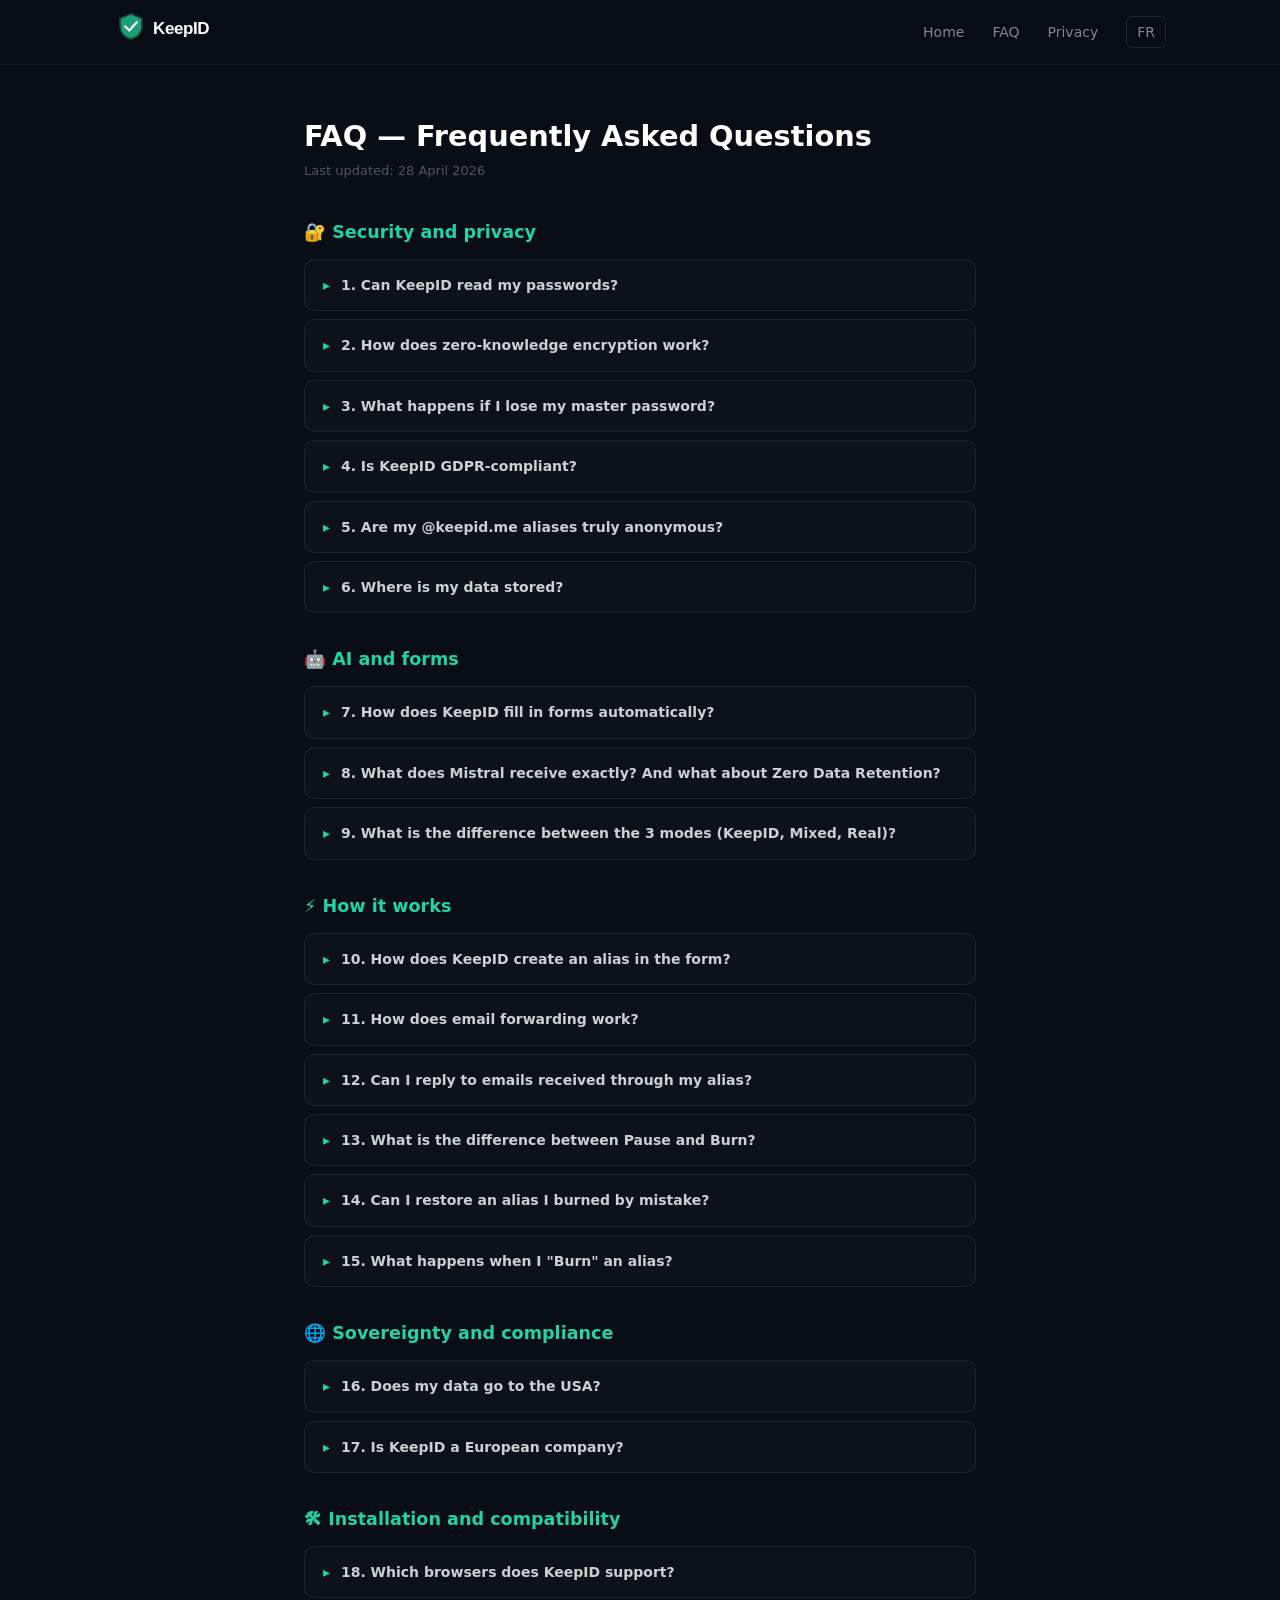
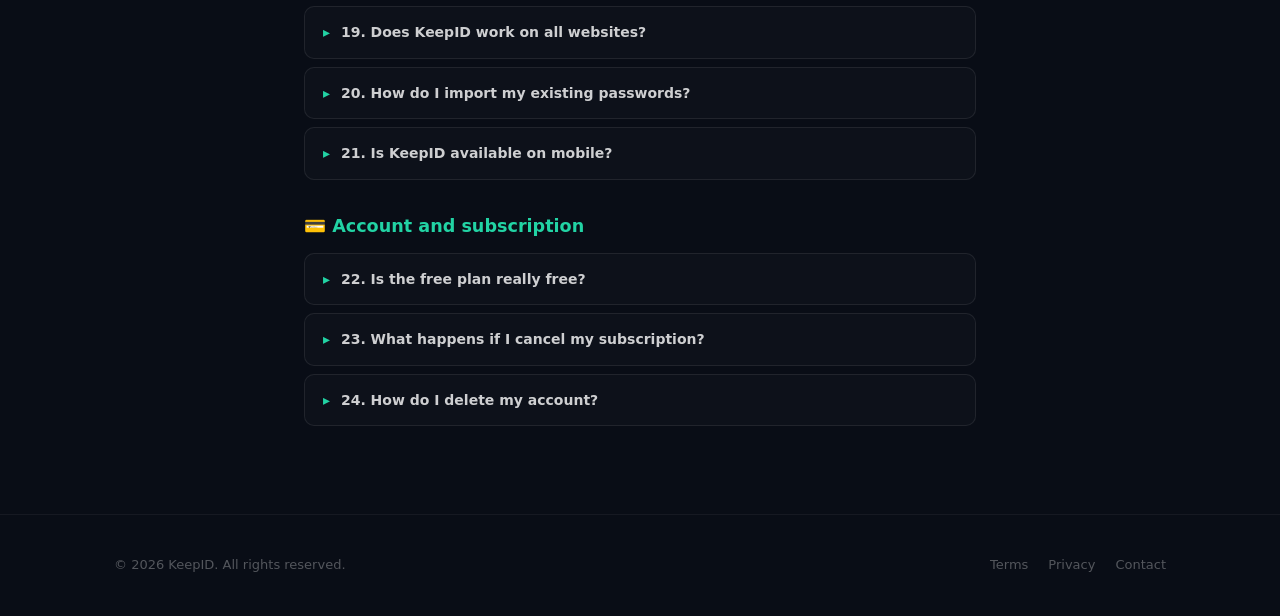
<file: en/faq.html>
<!DOCTYPE html>
<html lang="en">
<head>
  <meta charset="UTF-8">
  <meta name="viewport" content="width=device-width, initial-scale=1.0">
  <title>FAQ — KeepID</title>
  <meta name="description" content="Frequently asked questions about KeepID: zero-knowledge security, Mistral AI, identity modes, European sovereignty, subscription.">
  <meta name="robots" content="noindex, nofollow">
  <link rel="stylesheet" href="../css/style.css">
  <style>
    .legal { max-width: 720px; margin: 0 auto; padding: 120px 24px 80px; }
    .legal h1 { font-size: 1.8rem; margin-bottom: 8px; }
    .legal .updated { font-size: 13px; color: rgba(255,255,255,0.3); margin-bottom: 40px; }
    .legal a { color: #22d3a4; }
    .faq-cat { margin-top: 36px; }
    .faq-cat h2 { font-size: 1.1rem; color: #22d3a4; margin-bottom: 16px; }
    details { background: rgba(255,255,255,0.02); border: 1px solid rgba(255,255,255,0.08); border-radius: 10px; margin-bottom: 8px; }
    details summary { padding: 14px 18px; font-size: 14px; font-weight: 600; color: rgba(255,255,255,0.8); cursor: pointer; list-style: none; }
    details summary::before { content: "▸ "; color: #22d3a4; margin-right: 6px; }
    details[open] summary::before { content: "▾ "; }
    details p { padding: 0 18px 14px; font-size: 14px; color: rgba(255,255,255,0.5); line-height: 1.7; margin: 0; }
    details p + p { padding-top: 0; }
    details ul { padding: 0 18px 14px 38px; font-size: 14px; color: rgba(255,255,255,0.5); line-height: 1.7; margin: 0; }
    details li { margin-bottom: 4px; }
  </style>
</head>
<body>

<nav>
  <div class="nav-inner">
    <a href="/en/"><img src="../assets/logo-final.svg" alt="KeepID" class="nav-logo"></a>
    <div class="nav-links">
      <a href="/en/">Home</a>
      <a href="faq.html" class="active">FAQ</a>
      <a href="privacy.html">Privacy</a>
      <a href="/faq.html" class="lang-switch">FR</a>
    </div>
  </div>
</nav>

<div class="legal">
  <h1>FAQ — Frequently Asked Questions</h1>
  <p class="updated">Last updated: 28 April 2026</p>

  <div class="faq-cat">
    <h2>🔐 Security and privacy</h2>

    <details>
      <summary>1. Can KeepID read my passwords?</summary>
      <p>No. Your passwords are encrypted locally on your device with a key derived from your master password. This key is never transmitted nor stored on our servers. Technically, KeepID (the company) has no means to access the contents of your vault — this is what we call a zero-knowledge architecture.</p>
    </details>

    <details>
      <summary>2. How does zero-knowledge encryption work?</summary>
      <p>When you create your KeepID account, you choose a master password. This password never leaves your device. It is used to derive locally (via PBKDF2, 100,000 iterations) a key that encrypts your entire vault with AES-256-GCM. On our servers, we only store a hash of this password, not the password itself. As a result, even if our servers were compromised, your data would remain unreadable.</p>
    </details>

    <details>
      <summary>3. What happens if I lose my master password?</summary>
      <p>Nobody can recover it for you, not even us — this is the price of zero-knowledge security. That is why KeepID generates an emergency recovery kit at sign-up: a code to keep in a safe place (password manager, paper in a drawer). With this code, you can reset your master password. Without this code and without your master password, your data is permanently inaccessible.</p>
    </details>

    <details>
      <summary>4. Is KeepID GDPR-compliant?</summary>
      <p>Yes. KeepID is operated by KEEPID SASU (SIREN 103 959 821), a French company. Our infrastructure is predominantly hosted within the European Union (Scaleway Paris, Turso Ireland, Mailgun Frankfurt). We have signed DPAs with all our processors. For details, see our <a href="privacy.html">privacy policy</a>.</p>
    </details>

    <details>
      <summary>5. Are my @keepid.me aliases truly anonymous?</summary>
      <p>The alias itself does not expose your real email address externally. The mapping alias → real address is securely stored on our European infrastructure to enable forwarding. KeepID never reads the content of forwarded emails. Note: if you use your real identity (name, address, phone) on the sign-up website, the email alias alone does not anonymise your profile — that is why KeepID offers identity modes (see question 9).</p>
    </details>

    <details>
      <summary>6. Where is my data stored?</summary>
      <ul>
        <li><strong>On your device (encrypted)</strong>: your full vault (aliases, identities, passwords).</li>
        <li><strong>On our European servers</strong> (Scaleway Paris, Turso Ireland): the mapping of your @keepid.me aliases to your forwarding address. Nothing else.</li>
        <li><strong>Never</strong>: your master password, the contents of your vault, your browsing history.</li>
      </ul>
    </details>
  </div>

  <div class="faq-cat">
    <h2>🤖 AI and forms</h2>

    <details>
      <summary>7. How does KeepID fill in forms automatically?</summary>
      <p>When you arrive on a sign-up form, KeepID sends the HTML structure of the form (without any password) to Mistral AI, our French AI partner. Mistral analyses the fields and indicates which value corresponds to what (first name, last name, address, etc.). KeepID then fills in the fields with the appropriate data based on the selected mode. The operation takes 1 to 3 seconds.</p>
    </details>

    <details>
      <summary>8. What does Mistral receive exactly? And what about Zero Data Retention?</summary>
      <p>Mistral only receives the structure of the form (the names and types of fields), never the values of <code>&lt;input type="password"&gt;</code> fields, which are systematically filtered out before sending. Depending on the selected mode, Mistral may receive your real information (name, address) to generate a coherent fill. Our Mistral account is configured with Zero Data Retention (ZDR): no request is retained by Mistral beyond the processing time, nor used to train their models. Very few AI products can guarantee this.</p>
    </details>

    <details>
      <summary>9. What is the difference between the 3 modes (KeepID, Mixed, Real)?</summary>
      <ul>
        <li><strong>🛡 KeepID mode (default)</strong>: email alias + full generated fictional identity. For most websites where your real identity is not required.</li>
        <li><strong>🔀 Mixed mode</strong>: email alias + your real identity (first name, last name, phone, address). For transport, delivery and administrative websites where your real identity is required but you still want to protect your email.</li>
        <li><strong>👤 Real mode</strong>: all your real information. For trusted websites where you assume your full identity. The email alias remains optional.</li>
      </ul>
      <p>You choose at every sign-up, in one click.</p>
    </details>
  </div>

  <div class="faq-cat">
    <h2>⚡ How it works</h2>

    <details>
      <summary>10. How does KeepID create an alias in the form?</summary>
      <p>When you click on the KeepID shield in an email field, the extension generates a unique alias in the format <code>xxxxx@keepid.me</code> and fills it in the field. This alias is unique to this site and will never be reused elsewhere. You can use it to sign up normally, and all emails sent to this alias will arrive in your real inbox.</p>
    </details>

    <details>
      <summary>11. How does email forwarding work?</summary>
      <p>When a website sends an email to your alias <code>xxxxx@keepid.me</code>, the email arrives on our infrastructure (Mailgun EU in Frankfurt), which automatically relays it to your real email address. The content of the email is neither read, stored, nor analysed by KeepID.</p>
    </details>

    <details>
      <summary>12. Can I reply to emails received through my alias?</summary>
      <p>Not yet — it's on our roadmap. Today, KeepID protects your sign-up: your real address is never exposed to the website during account creation. However, if you reply to a forwarded email, your email client will send the response from your real address. Anonymous reply via alias (reverse forwarding) is being designed and will arrive in a future version.</p>
    </details>

    <details>
      <summary>13. What is the difference between Pause and Burn?</summary>
      <ul>
        <li><strong>⏸ Pause</strong>: temporary stop. Spam halts instantly, but the account remains intact. You can resume whenever you want. Ideal for sites that send too much spam but where you want to keep your account.</li>
        <li><strong>🔥 Burn</strong>: permanent destruction. Irreversible after 30 days in trash. Ideal for sites that have betrayed your trust or that you no longer use.</li>
      </ul>
      <p>This distinction is unique to KeepID — other alias managers only offer deletion.</p>
    </details>

    <details>
      <summary>14. Can I restore an alias I burned by mistake?</summary>
      <p>Yes, for 30 days. When you burn an alias, it goes to trash for 30 days before permanent deletion. During this period, you can restore it in one click from the Management tab. After 30 days, the alias is permanently deleted and can no longer be recovered.</p>
    </details>

    <details>
      <summary>15. What happens when I "Burn" an alias?</summary>
      <p>Forwarding is immediately disabled. All emails sent to this alias are rejected from that moment on. The alias goes to trash for 30 days (recovery possible), then is permanently deleted.</p>
    </details>
  </div>

  <div class="faq-cat">
    <h2>🌐 Sovereignty and compliance</h2>

    <details>
      <summary>16. Does my data go to the USA?</summary>
      <p>No, in the vast majority of cases. Our infrastructure is predominantly European: backend hosted in Paris (Scaleway), database in Ireland (Turso), email forwarding in Frankfurt (Mailgun EU), DNS in Switzerland (Infomaniak), AI in France (Mistral). In rare cases of technical fallback, Mistral may process a request outside the EU — but the ZDR mode guarantees that no data is stored beyond the strict processing time.</p>
    </details>

    <details>
      <summary>17. Is KeepID a European company?</summary>
      <p>Yes. KEEPID SASU is a French company registered with the Paris commercial registry (SIREN 103 959 821), with registered office at 229 Rue Saint Honoré, 75001 Paris. All our infrastructure partners are European. This sovereignty is not a marketing argument: it is a concrete architectural choice, verifiable in our <a href="privacy.html">privacy policy</a>.</p>
    </details>
  </div>

  <div class="faq-cat">
    <h2>🛠 Installation and compatibility</h2>

    <details>
      <summary>18. Which browsers does KeepID support?</summary>
      <p>KeepID is available on Chrome, Edge, Brave, Opera and all Chromium-based browsers. Firefox and Safari versions are in preparation for late 2026.</p>
    </details>

    <details>
      <summary>19. Does KeepID work on all websites?</summary>
      <p>KeepID works on the vast majority of websites that offer a standard sign-up form. Some websites with very atypical forms may require manual intervention. A few sites block known alias domains (e.g. Zalando) — we are working on solutions for the future.</p>
    </details>

    <details>
      <summary>20. How do I import my existing passwords?</summary>
      <p>Not yet. Bulk import from 1Password, Bitwarden or other managers is not available for now. Our approach is different: as you log back into your existing accounts, KeepID detects the login form and offers to protect that account with an alias. Migration happens progressively, site by site, without having to do it all at once. CSV import remains on our roadmap for users who want to migrate in bulk.</p>
    </details>

    <details>
      <summary>21. Is KeepID available on mobile?</summary>
      <p>Not yet. KeepID is currently available only on desktop browsers. A mobile version (iOS and Android autofill) is on our roadmap, with no precise date for now.</p>
    </details>
  </div>

  <div class="faq-cat">
    <h2>💳 Account and subscription</h2>

    <details>
      <summary>22. Is the free plan really free?</summary>
      <p>Yes, with no credit card required. The free plan lets you create 3 aliases and 3 identity profiles, ideal to discover KeepID. If you need more, you can upgrade to the Personal plan at €4.99/month (unlimited aliases, multi-device sync, Touch ID).</p>
    </details>

    <details>
      <summary>23. What happens if I cancel my subscription?</summary>
      <p>In accordance with GDPR, you can export your data (vault, aliases, identities) at any time before any action. No data is deleted without your explicit action. The precise terms of subscription cancellation (transition period, read-only access) will be detailed in our Terms of Service when paid plans are activated.</p>
    </details>

    <details>
      <summary>24. How do I delete my account?</summary>
      <p>From the extension: Settings → Delete my account. All your data is deleted irreversibly (local vault wiped, server mappings removed). In accordance with GDPR, this deletion is effective within 30 days. You can also request it by email at <a href="mailto:dpo@keepid.fr">dpo@keepid.fr</a>.</p>
    </details>
  </div>
</div>

<footer>
  <div class="footer-inner">
    <span class="footer-copy">&copy; 2026 KeepID. All rights reserved.</span>
    <div class="footer-links">
      <a href="/cgu.html">Terms</a>
      <a href="privacy.html">Privacy</a>
      <a href="mailto:contact@keepid.me">Contact</a>
    </div>
  </div>
</footer>

</body>
</html>
</file>
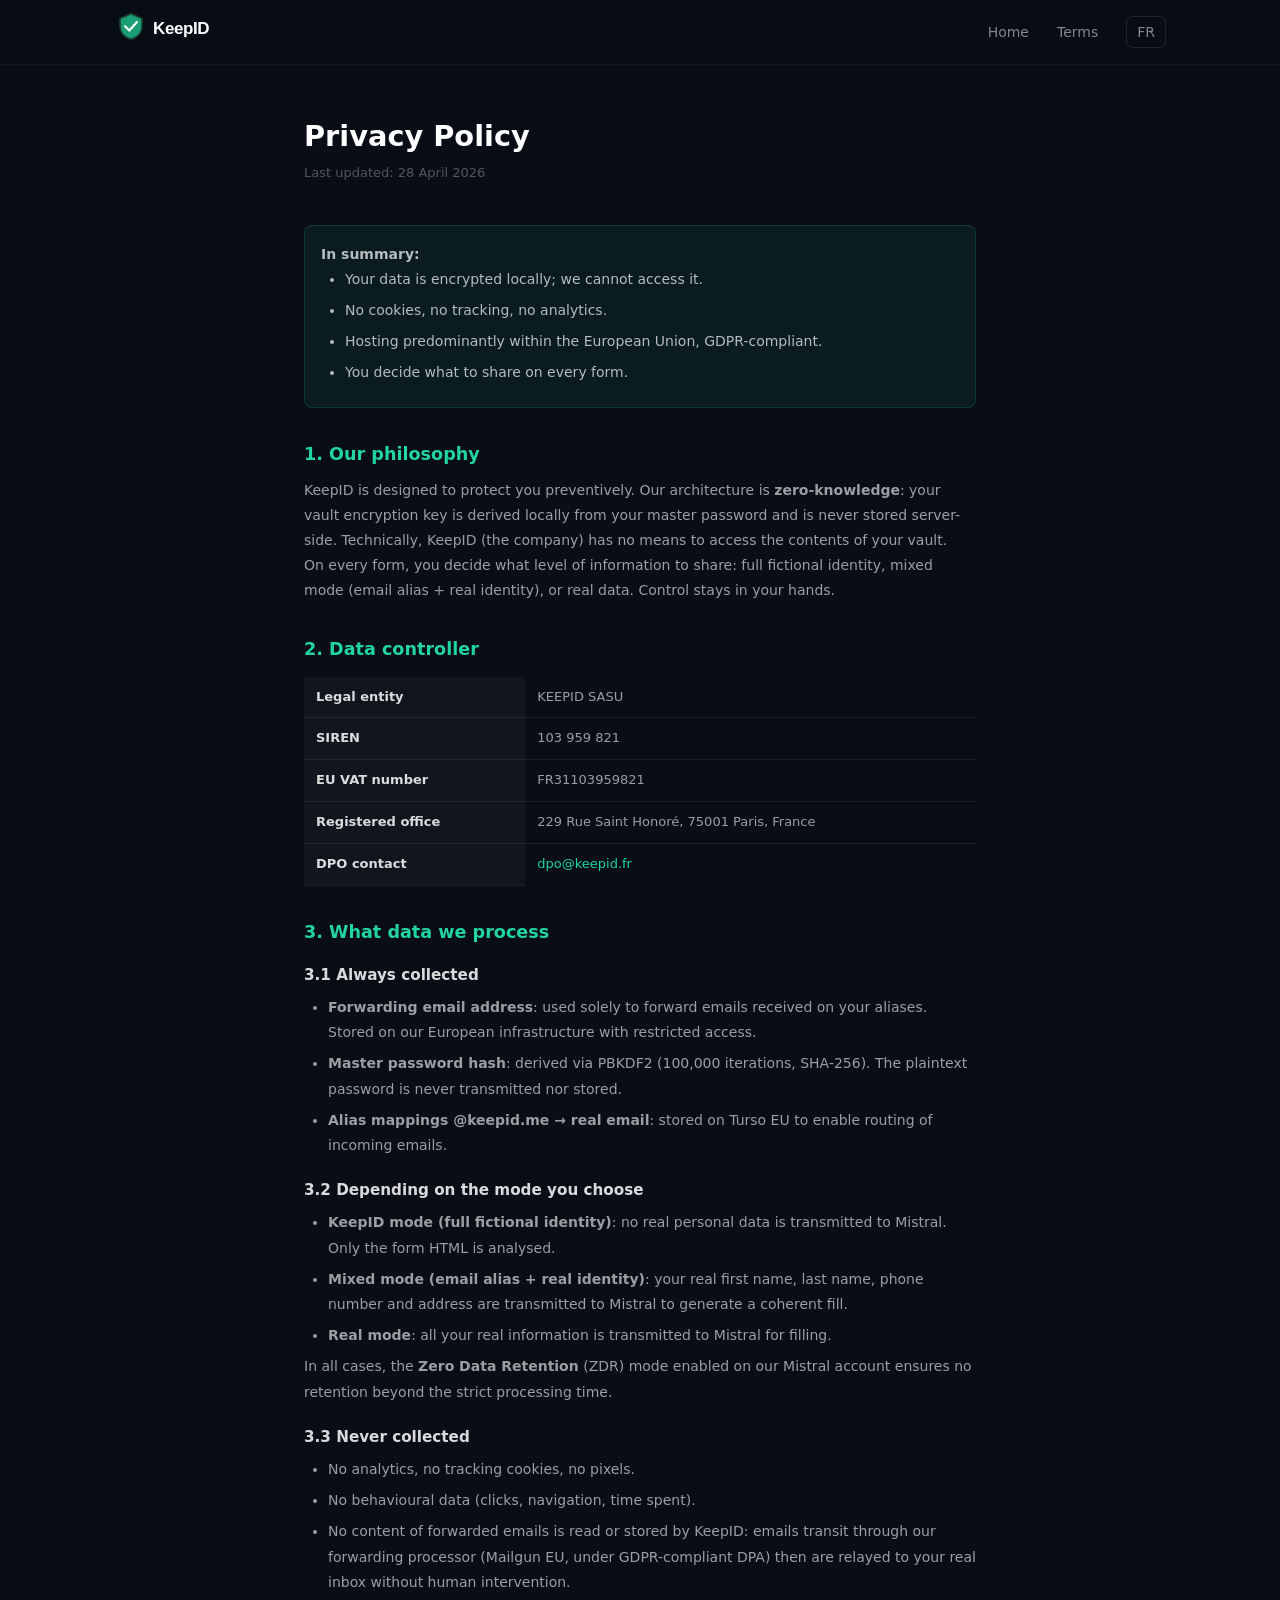
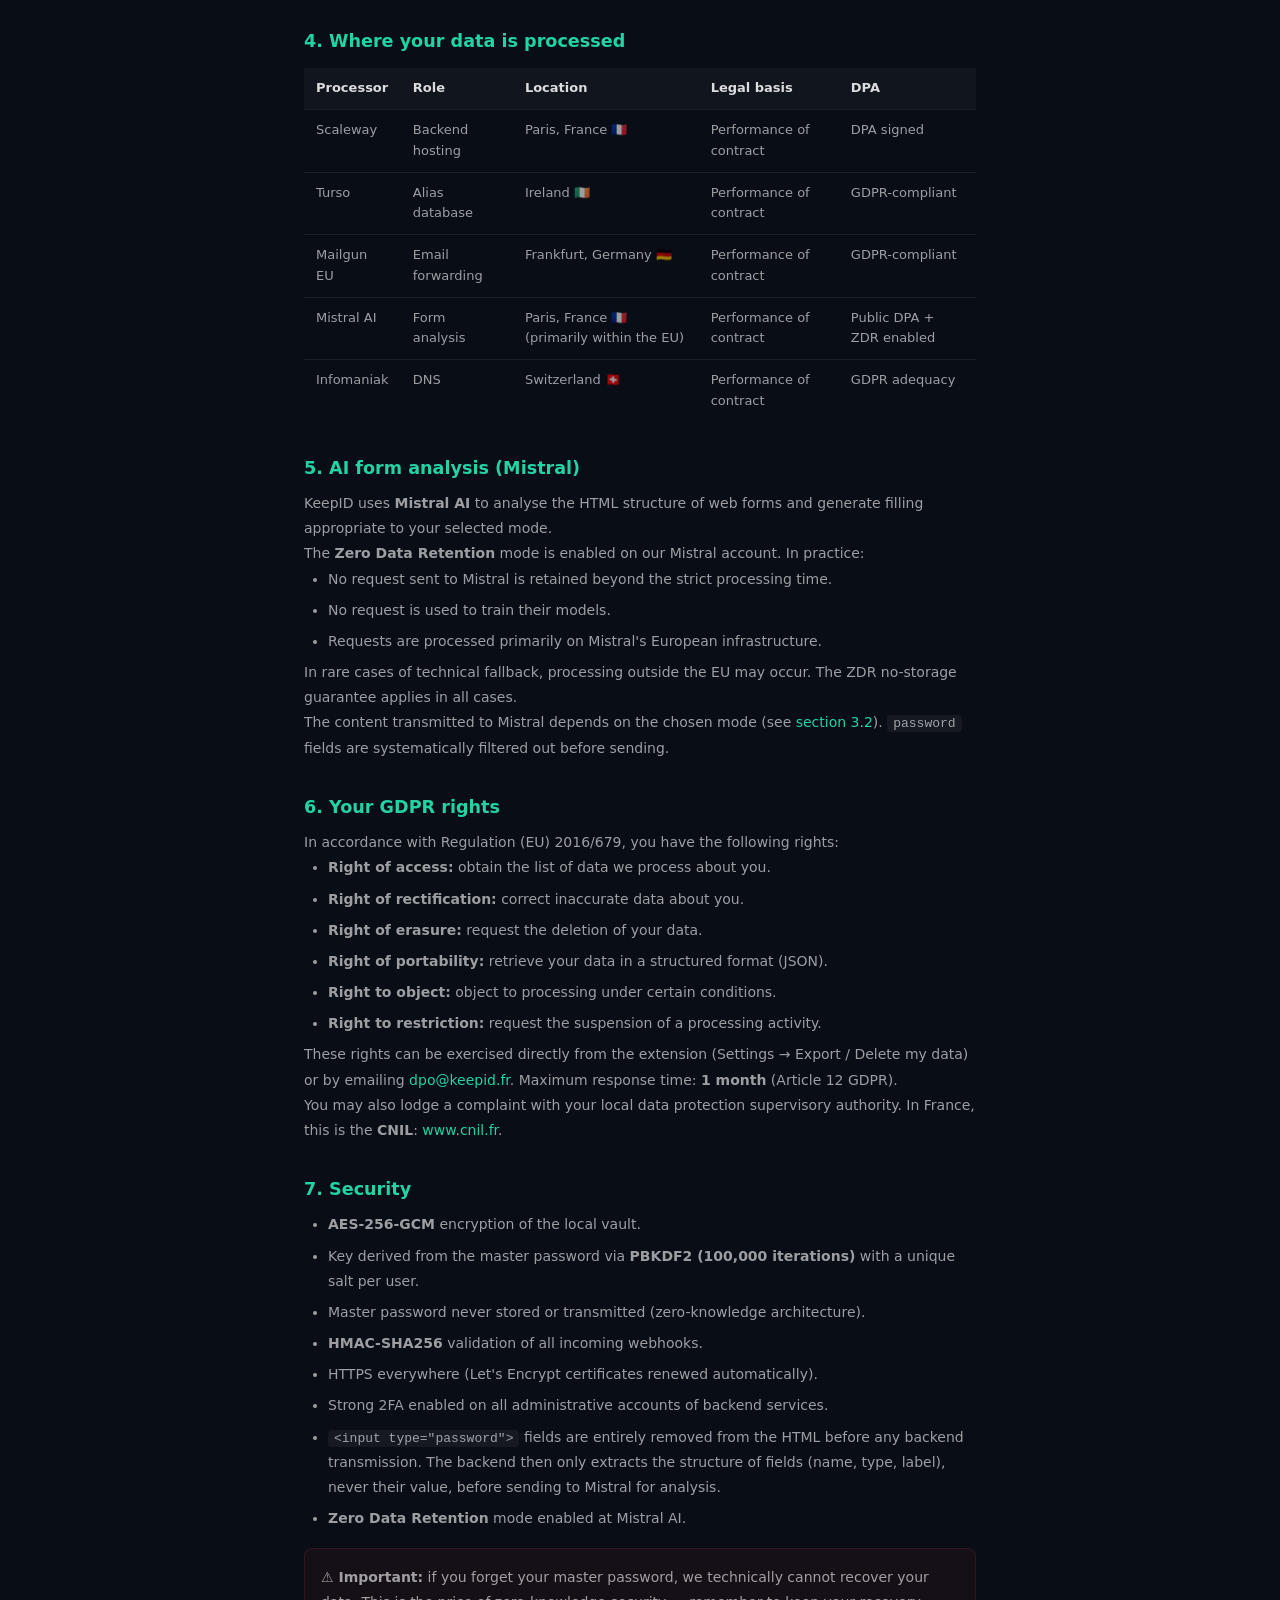
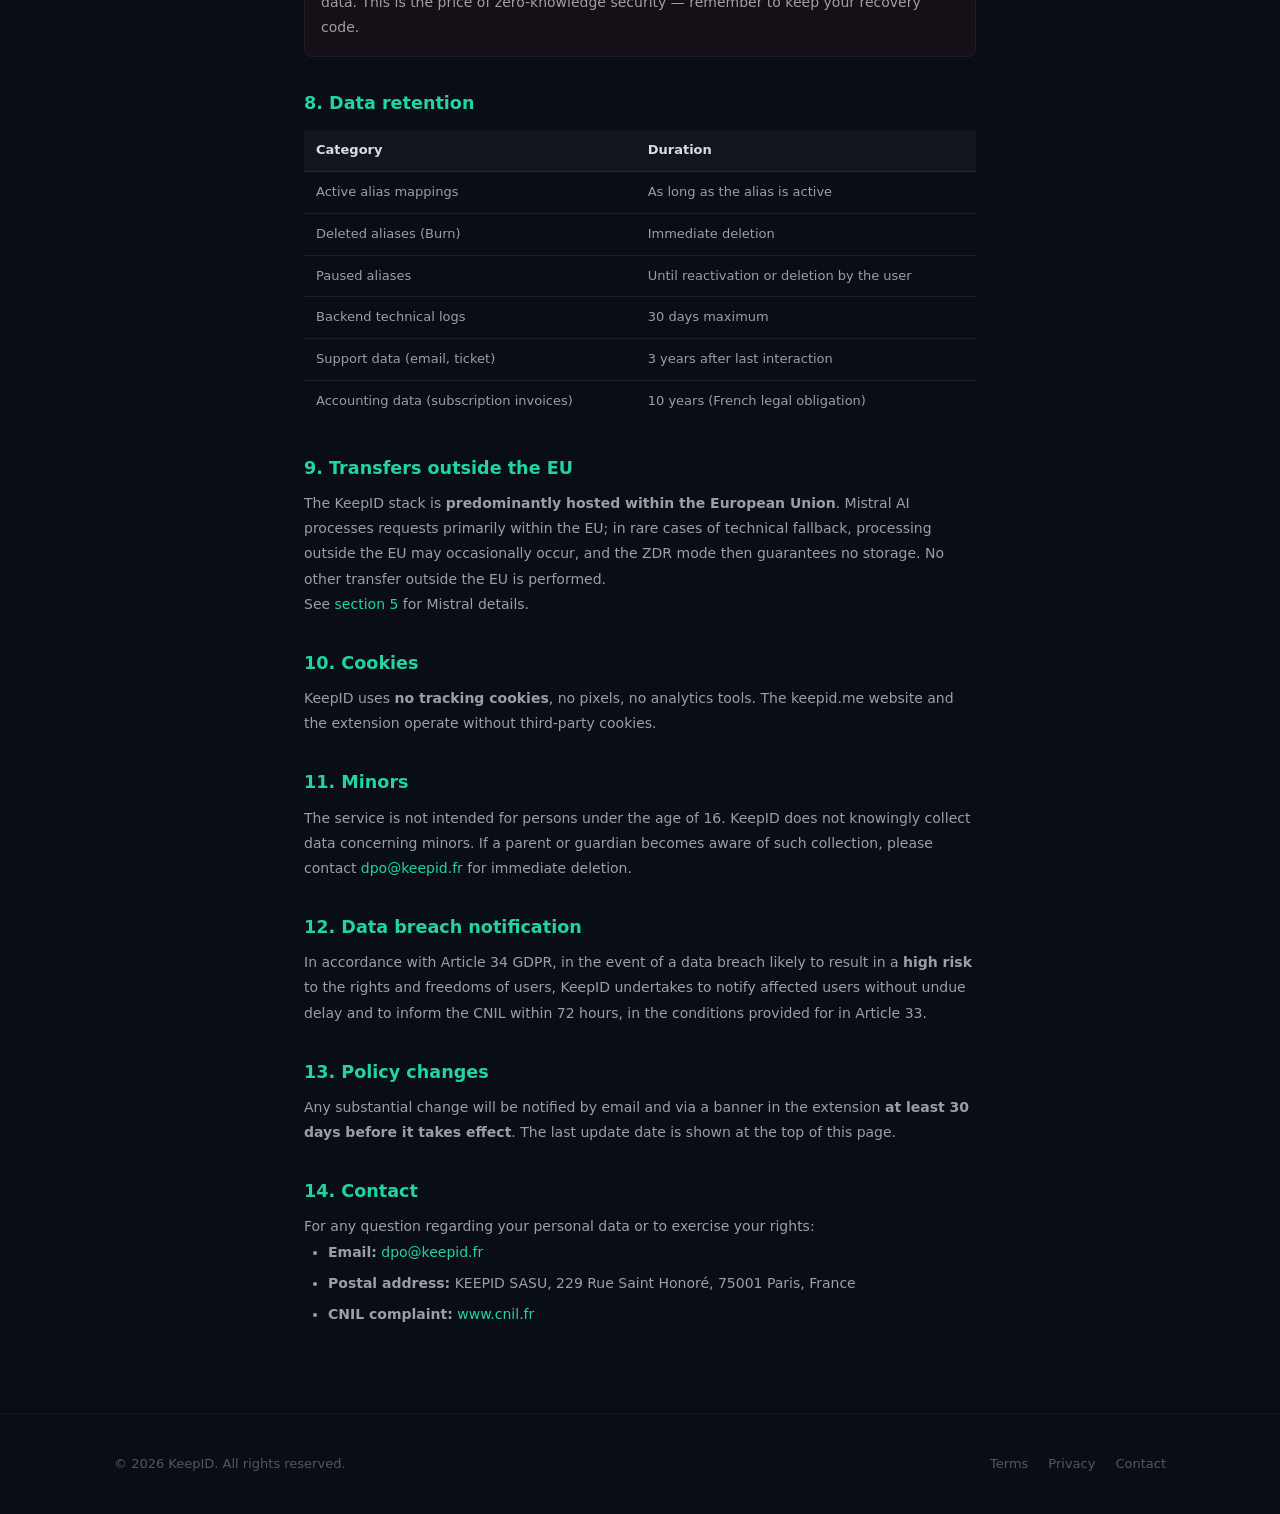
<file: en/privacy.html>
<!DOCTYPE html>
<html lang="en">
<head>
  <meta charset="UTF-8">
  <meta name="viewport" content="width=device-width, initial-scale=1.0">
  <title>Privacy Policy — KeepID</title>
  <meta name="description" content="KeepID Privacy Policy: zero-knowledge architecture, data processing, GDPR rights, processors.">
  <meta name="robots" content="noindex, nofollow">
  <link rel="stylesheet" href="../css/style.css">
  <style>
    .legal { max-width: 720px; margin: 0 auto; padding: 120px 24px 80px; }
    .legal h1 { font-size: 1.8rem; margin-bottom: 8px; }
    .legal .updated { font-size: 13px; color: rgba(255,255,255,0.3); margin-bottom: 40px; }
    .legal h2 { font-size: 1.1rem; color: #22d3a4; margin-top: 36px; margin-bottom: 12px; scroll-margin-top: 100px; }
    .legal h3 { font-size: 0.95rem; color: rgba(255,255,255,0.85); margin-top: 20px; margin-bottom: 8px; scroll-margin-top: 100px; }
    .legal p, .legal li { font-size: 14px; color: rgba(255,255,255,0.6); line-height: 1.8; }
    .legal ul { list-style: disc; padding-left: 24px; }
    .legal li { margin-bottom: 6px; }
    .legal a { color: #22d3a4; }
    .legal code { font-size: 13px; background: rgba(255,255,255,0.05); padding: 1px 6px; border-radius: 4px; }
    .legal .highlight { background: rgba(34,211,164,0.08); border: 1px solid rgba(34,211,164,0.15); border-radius: 8px; padding: 16px; margin: 16px 0; }
    .legal .highlight p, .legal .highlight li { color: rgba(255,255,255,0.7); }
    .legal .warning { background: rgba(239,68,68,0.05); border: 1px solid rgba(239,68,68,0.12); border-radius: 8px; padding: 16px; margin: 16px 0; }
    .legal .warning p { color: rgba(255,255,255,0.6); }
    .legal table { width: 100%; border-collapse: collapse; margin: 16px 0; font-size: 13px; }
    .legal th, .legal td { text-align: left; padding: 10px 12px; border-bottom: 1px solid rgba(255,255,255,0.08); color: rgba(255,255,255,0.6); vertical-align: top; }
    .legal th { color: rgba(255,255,255,0.85); font-weight: 600; background: rgba(255,255,255,0.03); }
    .legal tr:last-child td { border-bottom: none; }
  </style>
</head>
<body>

<nav>
  <div class="nav-inner">
    <a href="/en/"><img src="../assets/logo-final.svg" alt="KeepID" class="nav-logo"></a>
    <div class="nav-links">
      <a href="/en/">Home</a>
      <a href="/cgu.html">Terms</a>
      <a href="/privacy.html" class="lang-switch">FR</a>
    </div>
  </div>
</nav>

<div class="legal">
  <h1>Privacy Policy</h1>
  <p class="updated">Last updated: 28 April 2026</p>

  <div class="highlight">
    <p><strong>In summary:</strong></p>
    <ul>
      <li>Your data is encrypted locally; we cannot access it.</li>
      <li>No cookies, no tracking, no analytics.</li>
      <li>Hosting predominantly within the European Union, GDPR-compliant.</li>
      <li>You decide what to share on every form.</li>
    </ul>
  </div>

  <h2 id="philosophie">1. Our philosophy</h2>
  <p>KeepID is designed to protect you preventively. Our architecture is <strong>zero-knowledge</strong>: your vault encryption key is derived locally from your master password and is never stored server-side. Technically, KeepID (the company) has no means to access the contents of your vault.</p>
  <p>On every form, you decide what level of information to share: full fictional identity, mixed mode (email alias + real identity), or real data. Control stays in your hands.</p>

  <h2 id="responsable">2. Data controller</h2>
  <table>
    <tr><th>Legal entity</th><td>KEEPID SASU</td></tr>
    <tr><th>SIREN</th><td>103 959 821</td></tr>
    <tr><th>EU VAT number</th><td>FR31103959821</td></tr>
    <tr><th>Registered office</th><td>229 Rue Saint Honoré, 75001 Paris, France</td></tr>
    <tr><th>DPO contact</th><td><a href="mailto:dpo@keepid.fr">dpo@keepid.fr</a></td></tr>
  </table>

  <h2 id="donnees">3. What data we process</h2>

  <h3 id="donnees-toujours">3.1 Always collected</h3>
  <ul>
    <li><strong>Forwarding email address</strong>: used solely to forward emails received on your aliases. Stored on our European infrastructure with restricted access.</li>
    <li><strong>Master password hash</strong>: derived via PBKDF2 (100,000 iterations, SHA-256). The plaintext password is never transmitted nor stored.</li>
    <li><strong>Alias mappings @keepid.me → real email</strong>: stored on Turso EU to enable routing of incoming emails.</li>
  </ul>

  <h3 id="donnees-mode">3.2 Depending on the mode you choose</h3>
  <ul>
    <li><strong>KeepID mode (full fictional identity)</strong>: no real personal data is transmitted to Mistral. Only the form HTML is analysed.</li>
    <li><strong>Mixed mode (email alias + real identity)</strong>: your real first name, last name, phone number and address are transmitted to Mistral to generate a coherent fill.</li>
    <li><strong>Real mode</strong>: all your real information is transmitted to Mistral for filling.</li>
  </ul>
  <p>In all cases, the <strong>Zero Data Retention</strong> (ZDR) mode enabled on our Mistral account ensures no retention beyond the strict processing time.</p>

  <h3 id="donnees-jamais">3.3 Never collected</h3>
  <ul>
    <li>No analytics, no tracking cookies, no pixels.</li>
    <li>No behavioural data (clicks, navigation, time spent).</li>
    <li>No content of forwarded emails is read or stored by KeepID: emails transit through our forwarding processor (Mailgun EU, under GDPR-compliant DPA) then are relayed to your real inbox without human intervention.</li>
  </ul>

  <h2 id="localisation">4. Where your data is processed</h2>
  <table>
    <thead>
      <tr><th>Processor</th><th>Role</th><th>Location</th><th>Legal basis</th><th>DPA</th></tr>
    </thead>
    <tbody>
      <tr><td>Scaleway</td><td>Backend hosting</td><td>Paris, France 🇫🇷</td><td>Performance of contract</td><td>DPA signed</td></tr>
      <tr><td>Turso</td><td>Alias database</td><td>Ireland 🇮🇪</td><td>Performance of contract</td><td>GDPR-compliant</td></tr>
      <tr><td>Mailgun EU</td><td>Email forwarding</td><td>Frankfurt, Germany 🇩🇪</td><td>Performance of contract</td><td>GDPR-compliant</td></tr>
      <tr><td>Mistral AI</td><td>Form analysis</td><td>Paris, France 🇫🇷 (primarily within the EU)</td><td>Performance of contract</td><td>Public DPA + ZDR enabled</td></tr>
      <tr><td>Infomaniak</td><td>DNS</td><td>Switzerland 🇨🇭</td><td>Performance of contract</td><td>GDPR adequacy</td></tr>
    </tbody>
  </table>

  <h2 id="mistral">5. AI form analysis (Mistral)</h2>
  <p>KeepID uses <strong>Mistral AI</strong> to analyse the HTML structure of web forms and generate filling appropriate to your selected mode.</p>
  <p>The <strong>Zero Data Retention</strong> mode is enabled on our Mistral account. In practice:</p>
  <ul>
    <li>No request sent to Mistral is retained beyond the strict processing time.</li>
    <li>No request is used to train their models.</li>
    <li>Requests are processed primarily on Mistral's European infrastructure.</li>
  </ul>
  <p>In rare cases of technical fallback, processing outside the EU may occur. The ZDR no-storage guarantee applies in all cases.</p>
  <p>The content transmitted to Mistral depends on the chosen mode (see <a href="#donnees-mode">section 3.2</a>). <code>password</code> fields are systematically filtered out before sending.</p>

  <h2 id="droits">6. Your GDPR rights</h2>
  <p>In accordance with Regulation (EU) 2016/679, you have the following rights:</p>
  <ul>
    <li><strong>Right of access:</strong> obtain the list of data we process about you.</li>
    <li><strong>Right of rectification:</strong> correct inaccurate data about you.</li>
    <li><strong>Right of erasure:</strong> request the deletion of your data.</li>
    <li><strong>Right of portability:</strong> retrieve your data in a structured format (JSON).</li>
    <li><strong>Right to object:</strong> object to processing under certain conditions.</li>
    <li><strong>Right to restriction:</strong> request the suspension of a processing activity.</li>
  </ul>
  <p>These rights can be exercised directly from the extension (Settings → Export / Delete my data) or by emailing <a href="mailto:dpo@keepid.fr">dpo@keepid.fr</a>. Maximum response time: <strong>1 month</strong> (Article 12 GDPR).</p>
  <p>You may also lodge a complaint with your local data protection supervisory authority. In France, this is the <strong>CNIL</strong>: <a href="https://www.cnil.fr" target="_blank" rel="noopener">www.cnil.fr</a>.</p>

  <h2 id="securite">7. Security</h2>
  <ul>
    <li><strong>AES-256-GCM</strong> encryption of the local vault.</li>
    <li>Key derived from the master password via <strong>PBKDF2 (100,000 iterations)</strong> with a unique salt per user.</li>
    <li>Master password never stored or transmitted (zero-knowledge architecture).</li>
    <li><strong>HMAC-SHA256</strong> validation of all incoming webhooks.</li>
    <li>HTTPS everywhere (Let's Encrypt certificates renewed automatically).</li>
    <li>Strong 2FA enabled on all administrative accounts of backend services.</li>
    <li><code>&lt;input type="password"&gt;</code> fields are entirely removed from the HTML before any backend transmission. The backend then only extracts the structure of fields (name, type, label), never their value, before sending to Mistral for analysis.</li>
    <li><strong>Zero Data Retention</strong> mode enabled at Mistral AI.</li>
  </ul>
  <div class="warning">
    <p><strong>⚠️ Important:</strong> if you forget your master password, we technically cannot recover your data. This is the price of zero-knowledge security — remember to keep your recovery code.</p>
  </div>

  <h2 id="conservation">8. Data retention</h2>
  <table>
    <thead>
      <tr><th>Category</th><th>Duration</th></tr>
    </thead>
    <tbody>
      <tr><td>Active alias mappings</td><td>As long as the alias is active</td></tr>
      <tr><td>Deleted aliases (Burn)</td><td>Immediate deletion</td></tr>
      <tr><td>Paused aliases</td><td>Until reactivation or deletion by the user</td></tr>
      <tr><td>Backend technical logs</td><td>30 days maximum</td></tr>
      <tr><td>Support data (email, ticket)</td><td>3 years after last interaction</td></tr>
      <tr><td>Accounting data (subscription invoices)</td><td>10 years (French legal obligation)</td></tr>
    </tbody>
  </table>

  <h2 id="transferts">9. Transfers outside the EU</h2>
  <p>The KeepID stack is <strong>predominantly hosted within the European Union</strong>. Mistral AI processes requests primarily within the EU; in rare cases of technical fallback, processing outside the EU may occasionally occur, and the ZDR mode then guarantees no storage. No other transfer outside the EU is performed.</p>
  <p>See <a href="#mistral">section 5</a> for Mistral details.</p>

  <h2 id="cookies">10. Cookies</h2>
  <p>KeepID uses <strong>no tracking cookies</strong>, no pixels, no analytics tools. The keepid.me website and the extension operate without third-party cookies.</p>

  <h2 id="mineurs">11. Minors</h2>
  <p>The service is not intended for persons under the age of 16. KeepID does not knowingly collect data concerning minors. If a parent or guardian becomes aware of such collection, please contact <a href="mailto:dpo@keepid.fr">dpo@keepid.fr</a> for immediate deletion.</p>

  <h2 id="violation">12. Data breach notification</h2>
  <p>In accordance with Article 34 GDPR, in the event of a data breach likely to result in a <strong>high risk</strong> to the rights and freedoms of users, KeepID undertakes to notify affected users without undue delay and to inform the CNIL within 72 hours, in the conditions provided for in Article 33.</p>

  <h2 id="modifications">13. Policy changes</h2>
  <p>Any substantial change will be notified by email and via a banner in the extension <strong>at least 30 days before it takes effect</strong>. The last update date is shown at the top of this page.</p>

  <h2 id="contact">14. Contact</h2>
  <p>For any question regarding your personal data or to exercise your rights:</p>
  <ul>
    <li><strong>Email:</strong> <a href="mailto:dpo@keepid.fr">dpo@keepid.fr</a></li>
    <li><strong>Postal address:</strong> KEEPID SASU, 229 Rue Saint Honoré, 75001 Paris, France</li>
    <li><strong>CNIL complaint:</strong> <a href="https://www.cnil.fr" target="_blank" rel="noopener">www.cnil.fr</a></li>
  </ul>
</div>

<footer>
  <div class="footer-inner">
    <span class="footer-copy">&copy; 2026 KeepID. All rights reserved.</span>
    <div class="footer-links">
      <a href="/cgu.html">Terms</a>
      <a href="privacy.html">Privacy</a>
      <a href="mailto:contact@keepid.me">Contact</a>
    </div>
  </div>
</footer>

</body>
</html>
</file>
<file: css/style.css>
/* ─── Reset & Base ─────────────────────────────────────────────────────────── */
*, *::before, *::after { margin: 0; padding: 0; box-sizing: border-box; }

:root {
  --bg:      #090d16;
  --bg2:     #0d1220;
  --accent:  #22d3a4;
  --accent2: rgba(34,211,164,0.15);
  --white:   #ffffff;
  --w80:     rgba(255,255,255,0.8);
  --w50:     rgba(255,255,255,0.5);
  --w30:     rgba(255,255,255,0.3);
  --w10:     rgba(255,255,255,0.1);
  --w05:     rgba(255,255,255,0.05);
  --radius:  12px;
  --max:     1100px;
}

html { scroll-behavior: smooth; }

body {
  font-family: system-ui, -apple-system, sans-serif;
  background: var(--bg);
  color: var(--w80);
  line-height: 1.6;
  overflow-x: hidden;
}

a { color: var(--accent); text-decoration: none; }
a:hover { text-decoration: underline; }

/* ─── Utilities ───────────────────────────────────────────────────────────── */
.container { max-width: var(--max); margin: 0 auto; padding: 0 24px; }
.section { padding: 100px 0; }
.section-alt { background: var(--bg2); }
.text-center { text-align: center; }

.badge {
  display: inline-block;
  font-size: 11px;
  font-weight: 700;
  text-transform: uppercase;
  letter-spacing: 0.12em;
  color: var(--accent);
  background: var(--accent2);
  border: 1px solid rgba(34,211,164,0.25);
  padding: 4px 14px;
  border-radius: 20px;
  margin-bottom: 16px;
}

h1 { font-size: clamp(2rem, 5vw, 3.2rem); font-weight: 800; color: var(--white); line-height: 1.15; }
h2 { font-size: clamp(1.5rem, 3.5vw, 2.2rem); font-weight: 700; color: var(--white); line-height: 1.2; margin-bottom: 16px; }
h3 { font-size: 1.15rem; font-weight: 700; color: var(--white); margin-bottom: 8px; }

.subtitle {
  font-size: clamp(1rem, 2vw, 1.15rem);
  color: var(--w50);
  max-width: 560px;
  margin: 16px auto 0;
  line-height: 1.7;
}

.btn {
  display: inline-flex;
  align-items: center;
  gap: 8px;
  padding: 14px 32px;
  border-radius: var(--radius);
  font-size: 15px;
  font-weight: 700;
  border: none;
  cursor: pointer;
  transition: all 0.2s;
}

.btn-primary {
  background: var(--accent);
  color: var(--bg);
}
.btn-primary:hover {
  background: #2ee8b5;
  transform: translateY(-1px);
  box-shadow: 0 8px 30px rgba(34,211,164,0.3);
  text-decoration: none;
}

.btn-ghost {
  background: transparent;
  color: var(--accent);
  border: 1.5px solid rgba(34,211,164,0.35);
}
.btn-ghost:hover {
  background: var(--accent2);
  text-decoration: none;
}

/* ─── Fade-in animations ──────────────────────────────────────────────────── */
.fade-in {
  opacity: 0;
  transform: translateY(30px);
  transition: opacity 0.7s ease, transform 0.7s ease;
}
.fade-in.visible {
  opacity: 1;
  transform: translateY(0);
}

/* ─── Nav ─────────────────────────────────────────────────────────────────── */
nav {
  position: fixed;
  top: 0;
  left: 0;
  right: 0;
  z-index: 100;
  background: rgba(9,13,22,0.85);
  backdrop-filter: blur(16px);
  border-bottom: 1px solid var(--w05);
}
.nav-inner {
  max-width: var(--max);
  margin: 0 auto;
  padding: 0 24px;
  height: 64px;
  display: flex;
  align-items: center;
  justify-content: space-between;
}
.nav-logo { height: 34px; }
.nav-links { display: flex; align-items: center; gap: 28px; }
.nav-links a { font-size: 14px; color: var(--w50); font-weight: 500; }
.nav-links a:hover { color: var(--white); text-decoration: none; }
.nav-cta {
  padding: 8px 20px;
  font-size: 13px;
  border-radius: 8px;
  font-weight: 700;
  background: var(--accent);
  color: var(--bg);
  transition: all 0.2s;
}
.nav-cta:hover { background: #2ee8b5; text-decoration: none; }
.lang-switch {
  font-size: 12px;
  color: var(--w30);
  border: 1px solid var(--w10);
  padding: 4px 10px;
  border-radius: 6px;
}
.lang-switch:hover { color: var(--w50); border-color: var(--w30); text-decoration: none; }

.nav-hamburger { display: none; background: none; border: none; cursor: pointer; padding: 4px; }
.nav-hamburger span { display: block; width: 22px; height: 2px; background: var(--w50); margin: 5px 0; border-radius: 2px; }

/* ─── Hero ────────────────────────────────────────────────────────────────── */
.hero {
  padding-top: 160px;
  padding-bottom: 100px;
  text-align: center;
}
.hero .subtitle { margin-bottom: 32px; }
.hero-buttons { display: flex; gap: 12px; justify-content: center; flex-wrap: wrap; }

/* Mockup popup */
.mockup-wrap { margin-top: 60px; display: flex; justify-content: center; }
.mockup {
  width: 320px;
  background: var(--bg2);
  border: 1px solid var(--w10);
  border-radius: 16px;
  overflow: hidden;
  box-shadow: 0 20px 60px rgba(0,0,0,0.5), 0 0 0 1px var(--w05);
}
.mockup-header {
  display: flex;
  align-items: center;
  justify-content: space-between;
  padding: 14px 18px;
  border-bottom: 1px solid var(--w05);
}
.mockup-header-left { display: flex; align-items: center; gap: 8px; }
.mockup-shield {
  width: 28px; height: 28px;
  border-radius: 6px;
  background: var(--accent2);
  border: 1px solid rgba(34,211,164,0.3);
  display: flex; align-items: center; justify-content: center;
  font-size: 12px;
}
.mockup-title { font-size: 14px; font-weight: 700; color: var(--white); }
.mockup-title span { color: var(--accent); }
.mockup-domain {
  font-size: 10px;
  color: var(--w30);
  background: var(--w05);
  padding: 4px 10px;
  border-radius: 10px;
  border: 1px solid var(--w10);
}
.mockup-status {
  display: flex; align-items: center; justify-content: center; gap: 8px;
  padding: 8px; font-size: 11px; color: var(--w50);
  border-bottom: 1px solid var(--w05);
}
.mockup-status .dot { width: 6px; height: 6px; border-radius: 50%; background: var(--accent); }
.mockup-row {
  display: flex; align-items: center; justify-content: space-between;
  padding: 10px 18px;
  border-bottom: 1px solid var(--w05);
}
.mockup-row:last-child { border-bottom: none; }
.mockup-label { font-size: 9px; color: var(--w30); text-transform: uppercase; letter-spacing: 0.08em; }
.mockup-value { font-size: 12px; color: var(--w80); font-family: monospace; }
.mockup-copy { font-size: 10px; color: var(--w30); }

/* ─── Problem ─────────────────────────────────────────────────────────────── */
.problem-grid {
  display: grid;
  grid-template-columns: repeat(auto-fit, minmax(220px, 1fr));
  gap: 20px;
  margin-top: 40px;
}
.problem-card {
  background: rgba(239,68,68,0.05);
  border: 1px solid rgba(239,68,68,0.15);
  border-radius: var(--radius);
  padding: 24px;
}
.problem-card .icon { font-size: 24px; margin-bottom: 12px; }
.problem-card h3 { color: #f87171; font-size: 14px; }
.problem-card p { color: var(--w50); font-size: 13px; line-height: 1.6; }

/* ─── Features ────────────────────────────────────────────────────────────── */
.features-grid {
  display: grid;
  grid-template-columns: repeat(auto-fit, minmax(280px, 1fr));
  gap: 24px;
  margin-top: 48px;
}
.feature-card {
  background: var(--w05);
  border: 1px solid var(--w10);
  border-radius: var(--radius);
  padding: 32px;
  transition: border-color 0.3s, transform 0.3s;
}
.feature-card:hover {
  border-color: rgba(34,211,164,0.3);
  transform: translateY(-4px);
}
.feature-icon {
  width: 48px; height: 48px;
  border-radius: 12px;
  background: var(--accent2);
  border: 1px solid rgba(34,211,164,0.2);
  display: flex; align-items: center; justify-content: center;
  font-size: 22px;
  margin-bottom: 20px;
}
.feature-card p { color: var(--w50); font-size: 14px; line-height: 1.7; }

/* ─── Steps ───────────────────────────────────────────────────────────────── */
.steps-grid {
  display: grid;
  grid-template-columns: repeat(auto-fit, minmax(240px, 1fr));
  gap: 32px;
  margin-top: 48px;
}
.step {
  text-align: center;
  padding: 32px 20px;
}
.step-num {
  width: 40px; height: 40px;
  border-radius: 50%;
  background: var(--accent);
  color: var(--bg);
  font-size: 18px;
  font-weight: 800;
  display: flex; align-items: center; justify-content: center;
  margin: 0 auto 20px;
}
.step p { color: var(--w50); font-size: 14px; }

/* ─── Security ────────────────────────────────────────────────────────────── */
.security-grid {
  display: grid;
  grid-template-columns: repeat(3, 1fr);
  gap: 20px;
  margin-top: 48px;
}
.security-item {
  text-align: center;
  padding: 28px 16px;
  background: var(--w05);
  border: 1px solid var(--w10);
  border-radius: var(--radius);
}
.security-item .icon { font-size: 28px; margin-bottom: 12px; }
.security-item h3 { font-size: 14px; }
.security-item p { color: var(--w50); font-size: 12px; margin-top: 6px; }

/* ─── Pricing ─────────────────────────────────────────────────────────────── */
.pricing-grid {
  display: grid;
  grid-template-columns: repeat(auto-fit, minmax(260px, 1fr));
  gap: 24px;
  margin-top: 48px;
}
.price-card {
  background: var(--w05);
  border: 1px solid var(--w10);
  border-radius: var(--radius);
  padding: 36px 28px;
  display: flex;
  flex-direction: column;
}
.price-card.featured {
  border-color: rgba(34,211,164,0.4);
  background: rgba(34,211,164,0.05);
  position: relative;
}
.price-card.featured::before {
  content: "Populaire";
  position: absolute;
  top: -12px;
  left: 50%;
  transform: translateX(-50%);
  background: var(--accent);
  color: var(--bg);
  font-size: 11px;
  font-weight: 700;
  padding: 3px 14px;
  border-radius: 10px;
}
.price-name { font-size: 18px; font-weight: 700; color: var(--white); margin-bottom: 4px; }
.price-amount { font-size: 36px; font-weight: 800; color: var(--white); margin: 12px 0; }
.price-amount span { font-size: 16px; font-weight: 500; color: var(--w50); }
.price-features { list-style: none; margin: 20px 0; flex: 1; }
.price-features li {
  font-size: 13px;
  color: var(--w50);
  padding: 6px 0;
  border-bottom: 1px solid var(--w05);
  display: flex; align-items: center; gap: 8px;
}
.price-features li::before { content: "✓"; color: var(--accent); font-weight: 700; }

/* ─── Footer ──────────────────────────────────────────────────────────────── */
footer {
  border-top: 1px solid var(--w05);
  padding: 40px 0;
}
.footer-inner {
  max-width: var(--max);
  margin: 0 auto;
  padding: 0 24px;
  display: flex;
  align-items: center;
  justify-content: space-between;
  flex-wrap: wrap;
  gap: 16px;
}
.footer-copy { font-size: 13px; color: var(--w30); }
.footer-links { display: flex; gap: 20px; }
.footer-links a { font-size: 13px; color: var(--w30); }
.footer-links a:hover { color: var(--w50); }

/* ─── Responsive ──────────────────────────────────────────────────────────── */
@media (max-width: 768px) {
  .nav-links { display: none; }
  .nav-hamburger { display: block; }
  .nav-links.open {
    display: flex;
    flex-direction: column;
    position: absolute;
    top: 64px; left: 0; right: 0;
    background: rgba(9,13,22,0.97);
    backdrop-filter: blur(16px);
    padding: 24px;
    gap: 16px;
    border-bottom: 1px solid var(--w10);
  }
  .hero { padding-top: 120px; padding-bottom: 60px; }
  .hero-buttons { flex-direction: column; align-items: center; }
  .mockup { width: 280px; }
  .section { padding: 60px 0; }
  .footer-inner { flex-direction: column; text-align: center; }
}
</file>
